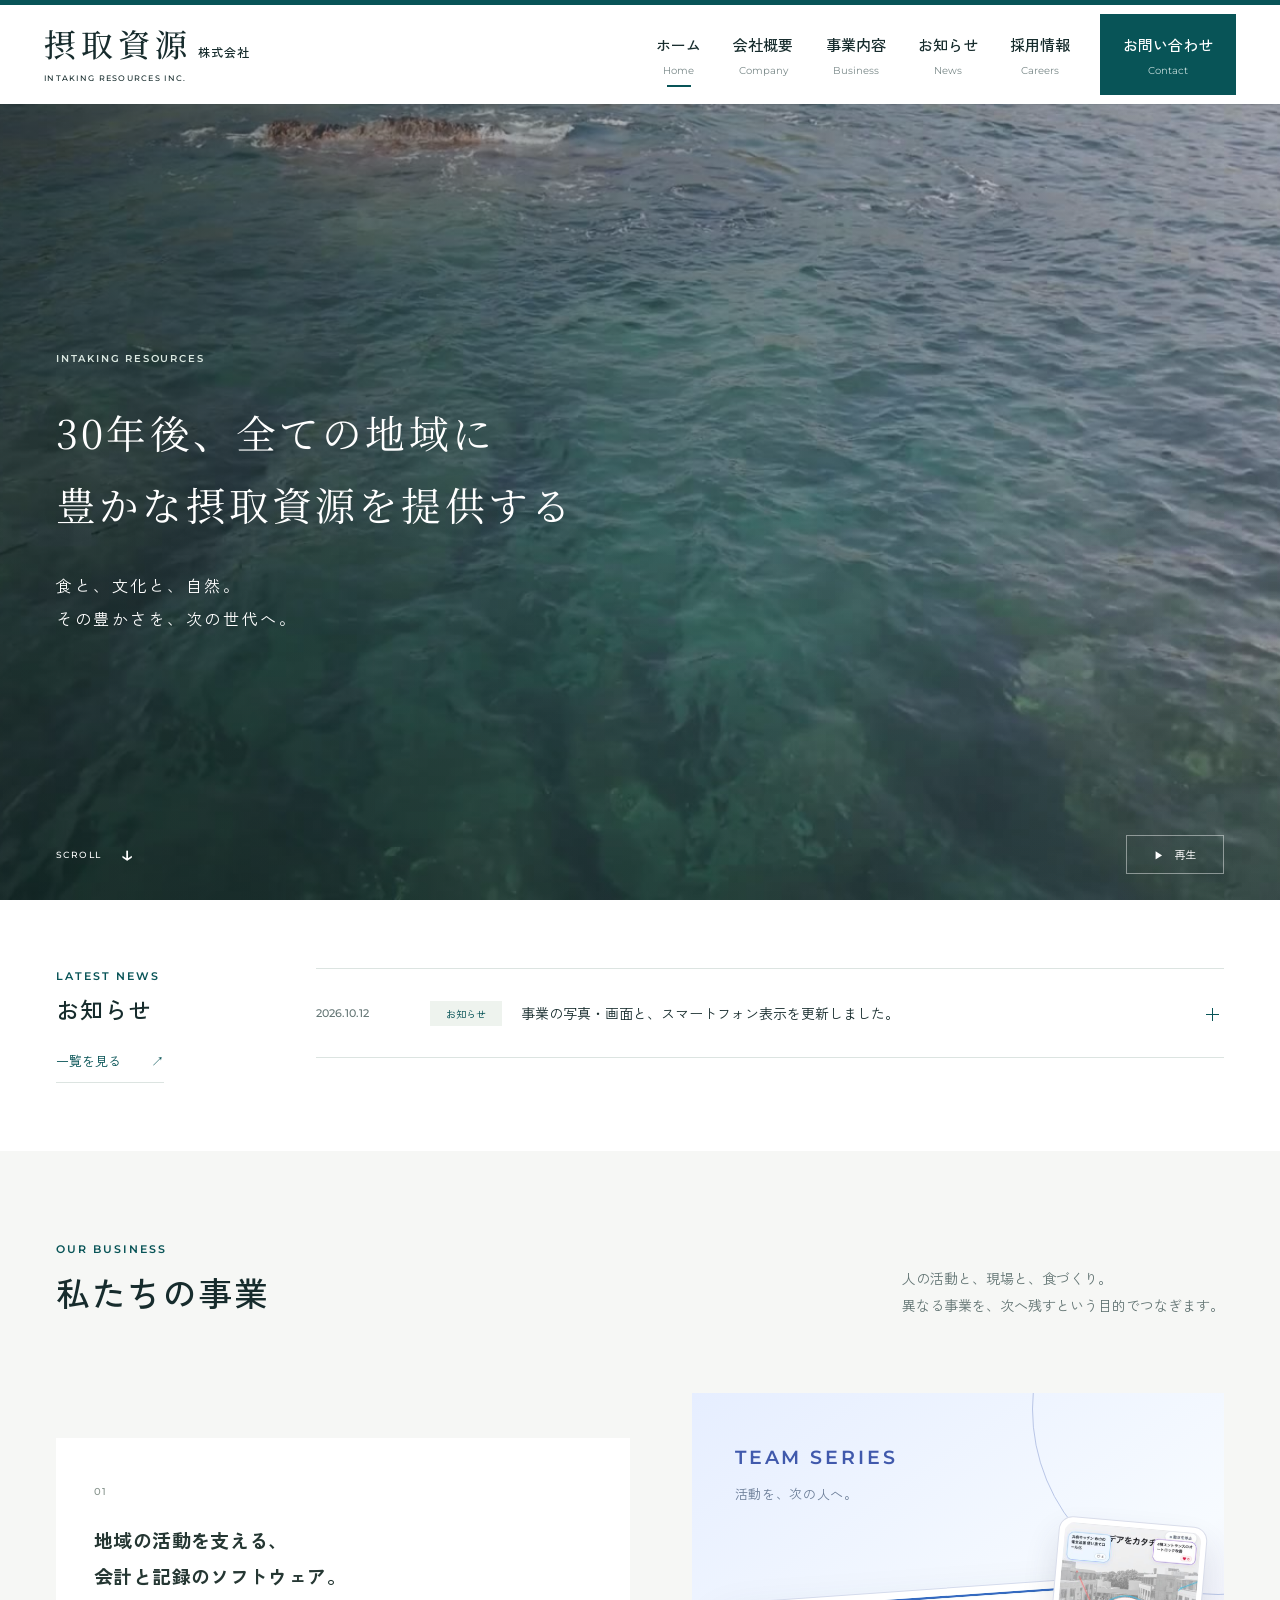
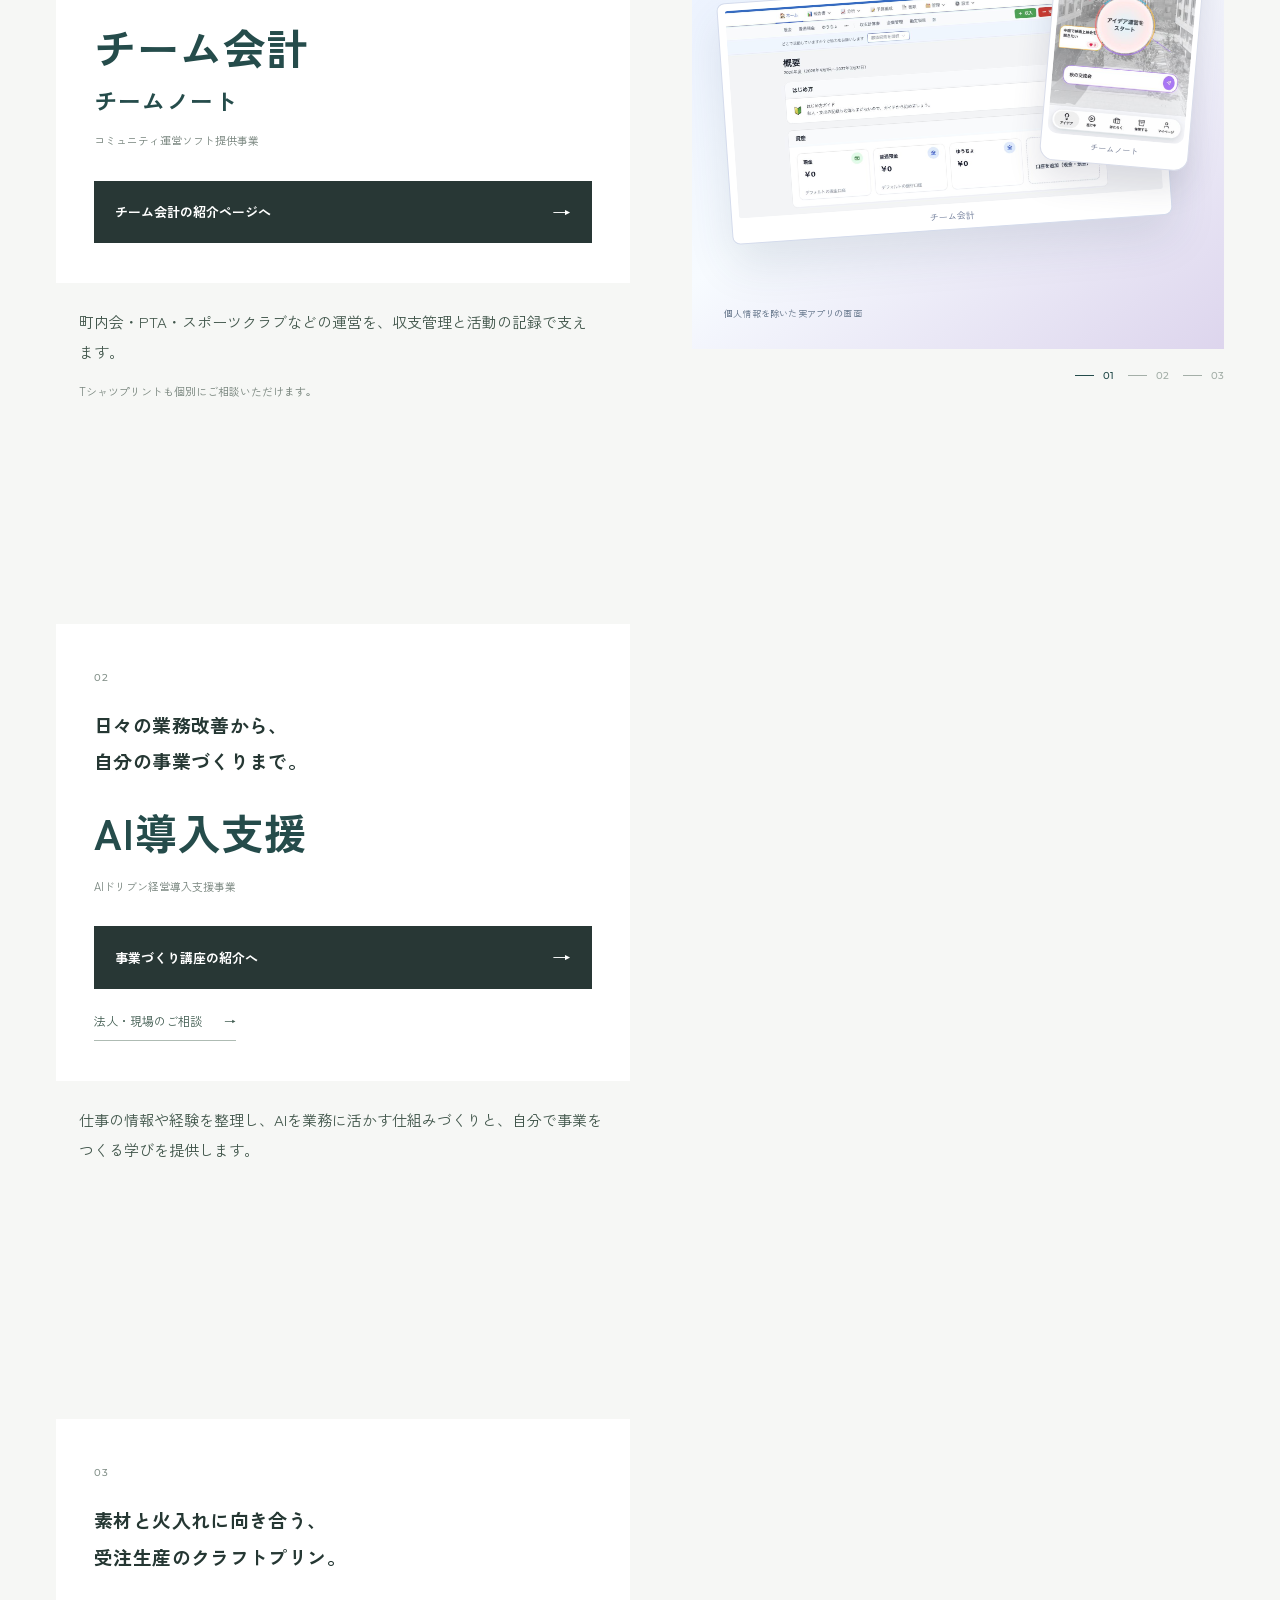
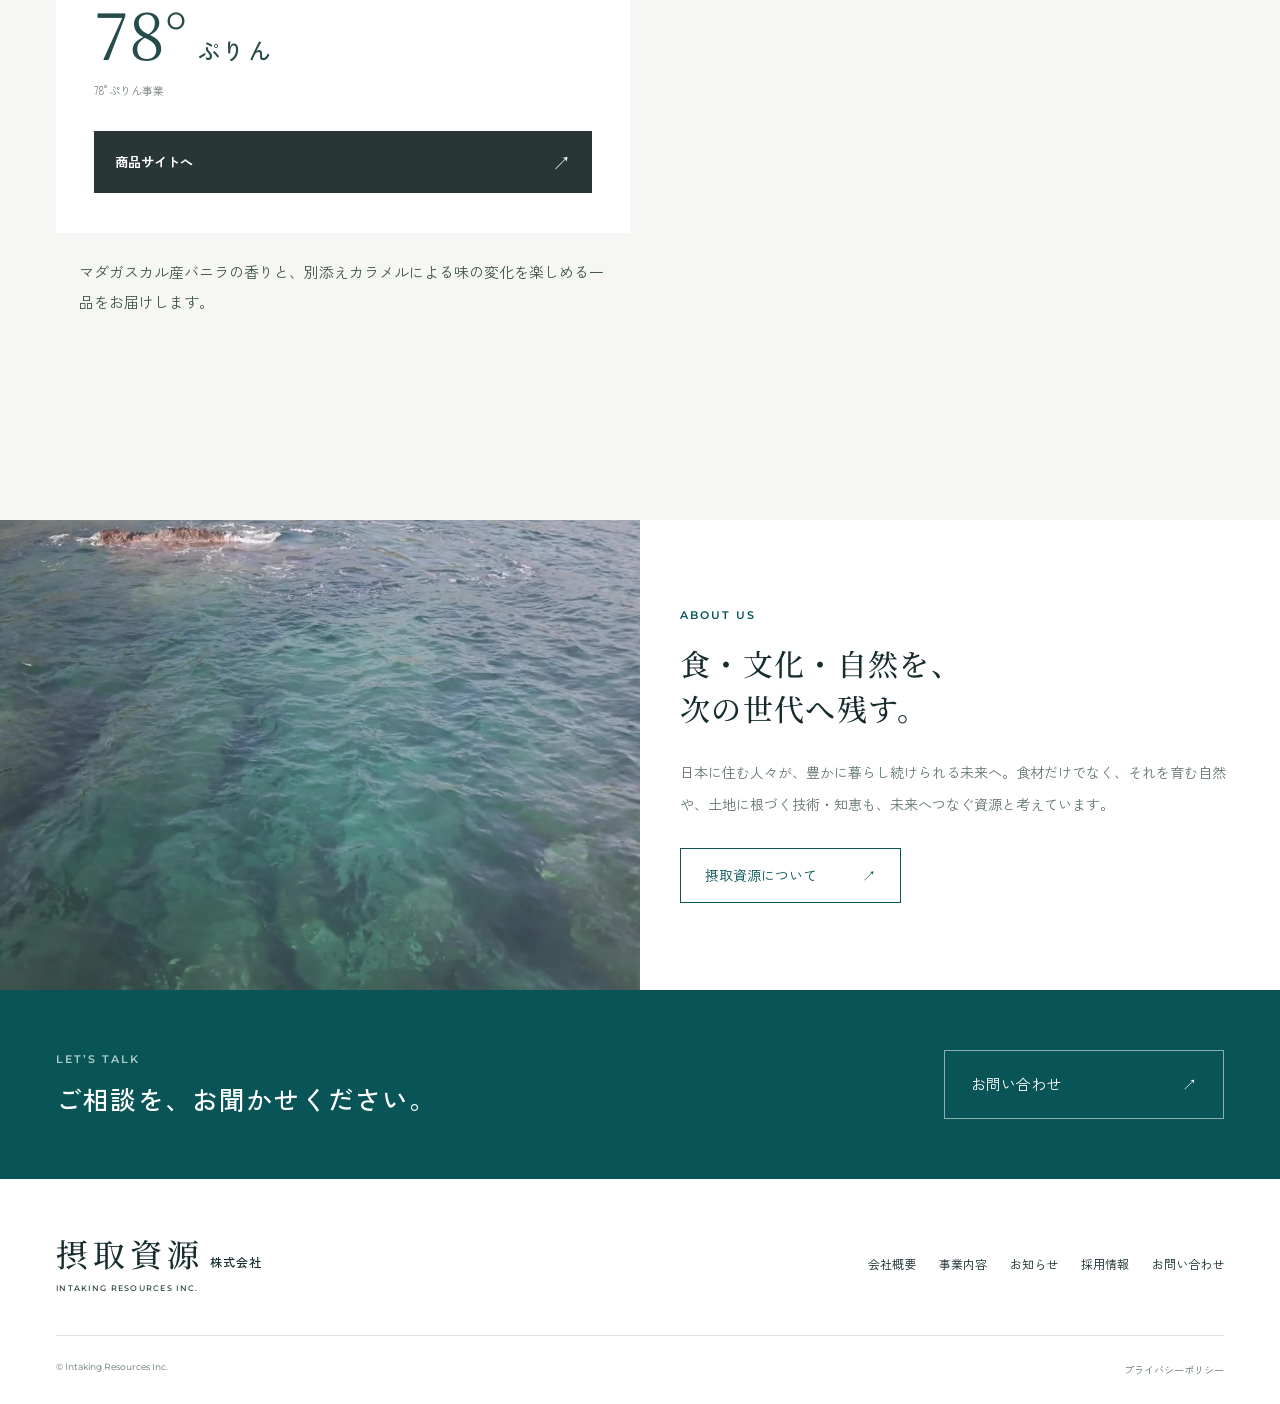
<file: index.html>
<!doctype html>
<html lang="ja"><head><meta charset="utf-8"><meta name="viewport" content="width=device-width,initial-scale=1">
<title>摂取資源株式会社 | Intaking Resources Inc.</title>
<meta name="description" content="食・文化・自然を、次の世代へ。摂取資源株式会社は、人の活動と現場の仕事、食づくりを支え、日本に住む人々が豊かに暮らし続けられる未来を目指します。">
<link rel="canonical" href="https://intakingresources.com/">
<meta property="og:title" content="摂取資源株式会社"><meta property="og:description" content="30年後、全ての地域に豊かな摂取資源を提供する。"><meta property="og:type" content="website"><meta property="og:url" content="https://intakingresources.com/"><meta property="og:image" content="https://intakingresources.com/assets/hero-resources-poster-v7.jpg">
<link rel="icon" href="data:image/svg+xml,%3Csvg xmlns='http://www.w3.org/2000/svg' viewBox='0 0 64 64'%3E%3Crect width='64' height='64' rx='8' fill='%23085457'/%3E%3Ctext x='32' y='45' text-anchor='middle' fill='white' font-size='40'%3E摂%3C/text%3E%3C/svg%3E">
<link rel="preconnect" href="https://fonts.googleapis.com"><link rel="preconnect" href="https://fonts.gstatic.com" crossorigin><link href="https://fonts.googleapis.com/css2?family=Montserrat:wght@400;500;600;700&family=Noto+Serif+JP:wght@400;500&family=Zen+Kaku+Gothic+New:wght@400;500;700&display=swap" rel="stylesheet">
<script>document.documentElement.classList.add('js')</script><link rel="stylesheet" href="styles.css?v=20261017-19"><link rel="stylesheet" href="course-guide.css?v=20261017-14"><link rel="stylesheet" href="team-kaikei.css?v=20261017-17"><script src="app.js?v=20261015-13" defer></script></head><body>
<a class="skip-link" href="#main">本文へ移動</a><header class="site-header"><div class="header-inner"><a class="brand" href="#view-top" data-view="top" aria-label="摂取資源株式会社 ホーム"><span class="brand-ja">摂取資源<span>株式会社</span></span><span class="brand-en">INTAKING RESOURCES INC.</span></a><nav class="desktop-nav" aria-label="メインメニュー"><a href="#view-top" data-view="top" class="nav-link"><span>ホーム</span><small>Home</small></a><a href="#view-about" data-view="about" class="nav-link"><span>会社概要</span><small>Company</small></a><a href="#view-services" data-view="services" class="nav-link"><span>事業内容</span><small>Business</small></a><a href="#view-news" data-view="news" class="nav-link"><span>お知らせ</span><small>News</small></a><a href="#view-careers" data-view="careers" class="nav-link"><span>採用情報</span><small>Careers</small></a><a href="#view-contact" data-view="contact" class="nav-link nav-contact"><span>お問い合わせ</span><small>Contact</small></a></nav><button id="menu-button" class="menu-button" aria-expanded="false" aria-controls="mobile-nav" aria-label="メニューを開く"><span></span><span></span><small>MENU</small></button></div><nav id="mobile-nav" class="mobile-nav" aria-label="スマートフォンメニュー" hidden><a href="#view-top" data-view="top" class="nav-link"><span>ホーム</span><small>Home</small></a><a href="#view-about" data-view="about" class="nav-link"><span>会社概要</span><small>Company</small></a><a href="#view-services" data-view="services" class="nav-link"><span>事業内容</span><small>Business</small></a><a href="#view-news" data-view="news" class="nav-link"><span>お知らせ</span><small>News</small></a><a href="#view-careers" data-view="careers" class="nav-link"><span>採用情報</span><small>Careers</small></a><a href="#view-contact" data-view="contact" class="nav-link nav-contact"><span>お問い合わせ</span><small>Contact</small></a></nav></header>
<main id="main" tabindex="-1">
<section id="view-top" class="page-view active" aria-label="ホーム">
<div class="hero"><div class="hero-media"><video id="hero-video" muted playsinline loop preload="none" poster="assets/hero-resources-poster-v7.jpg" aria-label="海岸・緑地・渓流を空から捉えた映像" data-src="assets/hero-resources-v7.mp4"></video></div><div class="hero-shade"></div><div class="hero-content"><p class="eyebrow">INTAKING RESOURCES</p><h1><span>30年後、全ての地域に</span><span>豊かな摂取資源を提供する</span></h1><p class="hero-caption">食と、文化と、自然。<br>その豊かさを、次の世代へ。</p></div><div class="hero-bottom"><a href="#home-news" class="scroll-link">SCROLL <span aria-hidden="true">↓</span></a><button id="video-toggle" class="video-toggle" aria-label="映像を再生" disabled><span aria-hidden="true">▶</span> <span id="video-label">読み込み中</span></button></div></div>

<div id="home-news" class="home-news wrap"><div class="section-label"><span class="eyebrow">LATEST NEWS</span><h2>お知らせ</h2><a class="text-link" href="#view-news" data-view="news">一覧を見る <span aria-hidden="true">↗</span></a></div><div class="news-feed"><details class="news-entry"><summary><time datetime="2026-10-12">2026.10.12</time><span class="news-category">お知らせ</span><span class="news-headline">事業の写真・画面と、スマートフォン表示を更新しました。</span><span class="news-arrow" aria-hidden="true">＋</span></summary><p>コーポレートサイトに事業の写真や画面を追加し、スマートフォンでの表示を改善しました。</p></details></div></div>
<section class="home-business business-overview section-space"><div class="wrap"><div class="section-heading"><div><span class="eyebrow">OUR BUSINESS</span><h2>私たちの事業</h2></div><p>人の活動と、現場と、食づくり。<br>異なる事業を、次へ残すという目的でつなぎます。</p></div><div class="business-showcase minimal-showcase" data-showcase><div class="showcase-layout"><div class="showcase-stories"><article id="home-biz-community" class="showcase-story" data-scene="community"><div class="showcase-mobile-visual" aria-hidden="true"><div class="scene-community"><span class="scene-wordmark">TEAM SERIES<span>活動を、次の人へ。</span></span><div class="scene-desktop"><img src="assets/teamkaikei-home-v12.jpg" alt="" width="1470" height="719" loading="lazy"><span>チーム会計</span></div><div class="scene-phone"><img src="assets/teamnote-idea-v12.jpg" alt="" width="430" height="666" loading="lazy"><span>チームノート</span></div><span class="scene-footnote">個人情報を除いた実アプリの画面</span></div></div><div class="showcase-copy"><div class="minimal-service-panel"><span class="minimal-index">01</span><p class="minimal-audience">地域の活動を支える、<br>会計と記録のソフトウェア。</p><h3 class="minimal-name"><span >チーム会計</span><span class="minimal-note-name" >チームノート</span></h3><span class="minimal-business-type">コミュニティ運営ソフト提供事業</span><a class="minimal-button" href="team-kaikei.html">チーム会計の紹介ページへ <span aria-hidden="true">→</span></a></div><div class="minimal-description"><p>町内会・PTA・スポーツクラブなどの運営を、収支管理と活動の記録で支えます。</p><p class="minimal-print" >Tシャツプリントも個別にご相談いただけます。</p></div></div></article><article id="home-biz-ai" class="showcase-story" data-scene="ai"><div class="showcase-mobile-visual" aria-hidden="true"><div class="scene-ai-photo"><img src="assets/ai-support-photo-v19.png" alt="パソコンと電話を使って仕事を進める人物のイメージ写真" width="640" height="427" loading="lazy"><span>イメージ写真</span></div></div><div class="showcase-copy"><div class="minimal-service-panel"><span class="minimal-index">02</span><p class="minimal-audience">日々の業務改善から、<br>自分の事業づくりまで。</p><h3 class="minimal-name">AI導入支援</h3><span class="minimal-business-type">AIドリブン経営導入支援事業</span><div class="minimal-actions"><a class="minimal-button" href="jigyo-zukuri.html">事業づくり講座の紹介へ <span aria-hidden="true">→</span></a><a class="minimal-sub-link" href="#view-contact#for-ai" data-view="contact">法人・現場のご相談 <span aria-hidden="true">→</span></a></div></div><div class="minimal-description"><p>仕事の情報や経験を整理し、AIを業務に活かす仕組みづくりと、自分で事業をつくる学びを提供します。</p></div></div></article><article id="home-biz-pudding" class="showcase-story" data-scene="pudding"><div class="showcase-mobile-visual" aria-hidden="true"><div class="scene-pudding"><img src="assets/pudding-photo-20261114.webp" alt="白い皿に盛り付けたカラメルソースのプリン" loading="lazy"><span class="pudding-wordmark">78°<small>ぷりん</small></span></div></div><div class="showcase-copy"><div class="minimal-service-panel"><span class="minimal-index">03</span><p class="minimal-audience">素材と火入れに向き合う、<br>受注生産のクラフトプリン。</p><h3 class="minimal-name minimal-pudding-name">78°<span>ぷりん</span></h3><span class="minimal-business-type">78°ぷりん事業</span><a class="minimal-button" href="https://pudding-sesshu-shigen.web.app/?v=78pudding_v15" target="_blank" rel="noopener">商品サイトへ <span aria-hidden="true">↗</span></a></div><div class="minimal-description"><p>マダガスカル産バニラの香りと、別添えカラメルによる味の変化を楽しめる一品をお届けします。</p></div></div></article></div><aside class="showcase-stage" aria-hidden="true"><div class="showcase-scene is-current" data-image="community"><div class="scene-community"><span class="scene-wordmark">TEAM SERIES<span>活動を、次の人へ。</span></span><div class="scene-desktop"><img src="assets/teamkaikei-home-v12.jpg" alt="" width="1470" height="719" loading="lazy"><span>チーム会計</span></div><div class="scene-phone"><img src="assets/teamnote-idea-v12.jpg" alt="" width="430" height="666" loading="lazy"><span>チームノート</span></div><span class="scene-footnote">個人情報を除いた実アプリの画面</span></div></div><div class="showcase-scene " data-image="ai"><div class="scene-ai-photo"><img src="assets/ai-support-photo-v19.png" alt="パソコンと電話を使って仕事を進める人物のイメージ写真" width="640" height="427" loading="lazy"><span>イメージ写真</span></div></div><div class="showcase-scene " data-image="pudding"><div class="scene-pudding"><img src="assets/pudding-photo-20261114.webp" alt="白い皿に盛り付けたカラメルソースのプリン" loading="lazy"><span class="pudding-wordmark">78°<small>ぷりん</small></span></div></div><div class="showcase-progress"><span data-progress="community" class="is-current">01</span><span data-progress="ai">02</span><span data-progress="pudding">03</span></div></aside></div></div></div></section>
<section class="company-feature"><div class="company-landscape" role="img" aria-label="空から見た資源の風景"></div><div class="company-feature-text"><span class="eyebrow">ABOUT US</span><h2>食・文化・自然を、<br>次の世代へ残す。</h2><p>日本に住む人々が、豊かに暮らし続けられる未来へ。食材だけでなく、それを育む自然や、土地に根づく技術・知恵も、未来へつなぐ資源と考えています。</p><a class="outline-link" href="#view-about" data-view="about">摂取資源について <span aria-hidden="true">↗</span></a></div></section>
</section>
<section id="view-about" class="page-view"><div class="page-title wrap"><span class="eyebrow">COMPANY</span><h1>私たちについて</h1></div><div class="wrap page-content">
<div class="mission"><span class="eyebrow">OUR MISSION</span><h2>30年後、全ての地域に豊かな摂取資源を提供する</h2><p>日本に住む人々が、豊かに暮らし続けられる未来へ。<br>私たちは、食・文化・自然を次の世代へ残すことを目指します。</p></div>
<section class="purpose-section" aria-labelledby="purpose-heading"><div class="purpose-heading"><span class="eyebrow">WHAT WE CARE ABOUT</span><h2 id="purpose-heading">食べる喜びを、その背景ごと。</h2><p>一皿の食には、土地の自然と、人が受け継いだ知恵があります。<br>このつながりを大切にしながら、三つの課題に向き合います。</p></div>
<div class="purpose-pillars">
<article class="purpose-pillar"><span class="pillar-index">01 / FOOD</span><h3>食</h3><p class="pillar-value">つくる人と、食べる喜びを。</p><p>担い手が減っても、食をつくる技術や知恵が途切れないように。現場を支える仕組みと、食の価値が伝わるものづくりを考えます。</p></article>
<article class="purpose-pillar"><span class="pillar-index">02 / CULTURE</span><h3>文化</h3><p class="pillar-value">土地の知恵を、次の担い手へ。</p><p>風習や家族の習慣、食材の扱い方。日常に埋もれがちな食文化の背景を記録し、その保全と普及に貢献していきます。</p></article>
<article class="purpose-pillar"><span class="pillar-index">03 / NATURE</span><h3>自然</h3><p class="pillar-value">残すことが、未来の資産に。</p><p>土壌、水、海、森は、食も文化も支える土台。一度損なうと取り戻すのが難しい自然と、どう関わり続けるかを考えます。</p></article>
</div></section>
<section class="knowledge-feature" aria-labelledby="knowledge-heading"><div><span class="eyebrow">CONNECTING KNOWLEDGE</span><h2 id="knowledge-heading">関係をひもとき、<br>知恵を残す。</h2></div><div><p>どこで育ち、誰の技術でつくられ、どんな文化につながるのか。現場で出会う資源・人・技術・自然の関係を整理し、次の担い手が使える知識にしていきます。</p><p>私たちは、この知識の体系づくりを「オントロジー」と呼んでいます。食・文化・自然を一緒に捉え、次の課題解決へつなげる挑戦です。日々の業務や活動の記録を、企画書・報告・業務の手順へ使える形にしていきます。</p></div></section>
<section class="purpose-businesses" aria-labelledby="purpose-business-heading"><div class="purpose-heading"><span class="eyebrow">FROM PURPOSE TO PRACTICE</span><h2 id="purpose-business-heading">人の活動と、現場と、食づくりから。</h2><p>豊かさを支えるのは、人が活動を続けられること。<br>ソフトウェア、現場の仕組みづくり、食品開発。異なる実践を、未来へ残すという目的でつないでいます。</p></div><div class="purpose-business-links">
<a href="#view-services#biz-community" data-view="services" data-business="community"><span><strong>コミュニティ運営ソフト提供事業</strong><small>デジタル化で運営を支え、活動と文化を次へ。</small></span><span aria-hidden="true">↗</span></a>
<a href="#view-services#biz-ai" data-view="services" data-business="ai"><span><strong>AIドリブン経営導入支援事業</strong><small>データとAIを、現場の仕事や判断に使える形へ。</small></span><span aria-hidden="true">↗</span></a>
<a href="#view-services#biz-pudding" data-view="services" data-business="pudding"><span><strong>78°ぷりん事業</strong><small>食材と技術に向き合い、食べる喜びを届ける。</small></span><span aria-hidden="true">↗</span></a>
</div></section>
<details class="founder-story"><summary><span><span class="eyebrow">FOUNDER’S STORY</span><strong>自然は、残すことが資産になる。</strong></span><span class="story-toggle" aria-hidden="true">＋</span></summary><div><p>屋久島で美しい水場を見つけ、飲もうとしたときのことです。上流では農薬を使った農業をしているため、飲まない方がいいと聞きました。目に映る美しさだけでは、自然の状態は分からない。そのことが、私には大きな衝撃でした。</p><p>食をつくる営みと、水や土壌はつながっています。食・文化・自然を別々に考えず、その関係ごと未来へ残したい。この思いが、私たちの出発点です。</p><p class="signature">代表取締役　岡本 直樹</p></div></details>
<div id="about-profile" class="company-profile"><h2>会社概要</h2><dl><div><dt>会社名</dt><dd>摂取資源株式会社<br><span lang="en">Intaking Resources Inc.</span></dd></div><div><dt>代表者</dt><dd>代表取締役 岡本 直樹</dd></div><div><dt>所在地</dt><dd>〒220-0023<br>神奈川県横浜市西区平沼1-40-1 嶋森ビル8階</dd></div><div><dt>事業内容</dt><dd>コミュニティ運営ソフト提供事業<br>AIドリブン経営導入支援事業<br>78°ぷりん事業</dd></div></dl></div></div></section>
<section id="view-services" class="page-view"><div class="page-title wrap"><span class="eyebrow">BUSINESS</span><h1>事業内容</h1><p>人の活動と、現場と、食づくりを支える。</p></div><div class="business-overview"><div class="wrap"><div class="business-showcase minimal-showcase" data-showcase><div class="showcase-layout"><div class="showcase-stories"><article id="biz-community" class="showcase-story" data-scene="community"><div class="showcase-mobile-visual" aria-hidden="true"><div class="scene-community"><span class="scene-wordmark">TEAM SERIES<span>活動を、次の人へ。</span></span><div class="scene-desktop"><img src="assets/teamkaikei-home-v12.jpg" alt="" width="1470" height="719" loading="lazy"><span>チーム会計</span></div><div class="scene-phone"><img src="assets/teamnote-idea-v12.jpg" alt="" width="430" height="666" loading="lazy"><span>チームノート</span></div><span class="scene-footnote">個人情報を除いた実アプリの画面</span></div></div><div class="showcase-copy"><div class="minimal-service-panel"><span class="minimal-index">01</span><p class="minimal-audience">地域の活動を支える、<br>会計と記録のソフトウェア。</p><h2 class="minimal-name"><span id=service-accounting>チーム会計</span><span class="minimal-note-name" id=service-note>チームノート</span></h2><span class="minimal-business-type">コミュニティ運営ソフト提供事業</span><a class="minimal-button" href="team-kaikei.html">チーム会計の紹介ページへ <span aria-hidden="true">→</span></a></div><div class="minimal-description"><p>町内会・PTA・スポーツクラブなどの運営を、収支管理と活動の記録で支えます。</p><p class="minimal-print" id="service-print">Tシャツプリントも個別にご相談いただけます。</p></div></div></article><article id="biz-ai" class="showcase-story" data-scene="ai"><div class="showcase-mobile-visual" aria-hidden="true"><div class="scene-ai-photo"><img src="assets/ai-support-photo-v19.png" alt="パソコンと電話を使って仕事を進める人物のイメージ写真" width="640" height="427" loading="lazy"><span>イメージ写真</span></div></div><div class="showcase-copy"><div class="minimal-service-panel"><span class="minimal-index">02</span><p class="minimal-audience">日々の業務改善から、<br>自分の事業づくりまで。</p><h2 class="minimal-name">AI導入支援</h2><span class="minimal-business-type">AIドリブン経営導入支援事業</span><div class="minimal-actions"><a class="minimal-button" href="jigyo-zukuri.html">事業づくり講座の紹介へ <span aria-hidden="true">→</span></a><a class="minimal-sub-link" href="#view-contact#for-ai" data-view="contact">法人・現場のご相談 <span aria-hidden="true">→</span></a></div></div><div class="minimal-description"><p>仕事の情報や経験を整理し、AIを業務に活かす仕組みづくりと、自分で事業をつくる学びを提供します。</p></div></div></article><article id="biz-pudding" class="showcase-story" data-scene="pudding"><div class="showcase-mobile-visual" aria-hidden="true"><div class="scene-pudding"><img src="assets/pudding-photo-20261114.webp" alt="白い皿に盛り付けたカラメルソースのプリン" loading="lazy"><span class="pudding-wordmark">78°<small>ぷりん</small></span></div></div><div class="showcase-copy"><div class="minimal-service-panel"><span class="minimal-index">03</span><p class="minimal-audience">素材と火入れに向き合う、<br>受注生産のクラフトプリン。</p><h2 class="minimal-name minimal-pudding-name">78°<span>ぷりん</span></h2><span class="minimal-business-type">78°ぷりん事業</span><a class="minimal-button" href="https://pudding-sesshu-shigen.web.app/?v=78pudding_v15" target="_blank" rel="noopener">商品サイトへ <span aria-hidden="true">↗</span></a></div><div class="minimal-description"><p>マダガスカル産バニラの香りと、別添えカラメルによる味の変化を楽しめる一品をお届けします。</p></div></div></article></div><aside class="showcase-stage" aria-hidden="true"><div class="showcase-scene is-current" data-image="community"><div class="scene-community"><span class="scene-wordmark">TEAM SERIES<span>活動を、次の人へ。</span></span><div class="scene-desktop"><img src="assets/teamkaikei-home-v12.jpg" alt="" width="1470" height="719" loading="lazy"><span>チーム会計</span></div><div class="scene-phone"><img src="assets/teamnote-idea-v12.jpg" alt="" width="430" height="666" loading="lazy"><span>チームノート</span></div><span class="scene-footnote">個人情報を除いた実アプリの画面</span></div></div><div class="showcase-scene " data-image="ai"><div class="scene-ai-photo"><img src="assets/ai-support-photo-v19.png" alt="パソコンと電話を使って仕事を進める人物のイメージ写真" width="640" height="427" loading="lazy"><span>イメージ写真</span></div></div><div class="showcase-scene " data-image="pudding"><div class="scene-pudding"><img src="assets/pudding-photo-20261114.webp" alt="白い皿に盛り付けたカラメルソースのプリン" loading="lazy"><span class="pudding-wordmark">78°<small>ぷりん</small></span></div></div><div class="showcase-progress"><span data-progress="community" class="is-current">01</span><span data-progress="ai">02</span><span data-progress="pudding">03</span></div></aside></div></div></div></div></section>
<section id="view-news" class="page-view"><div class="page-title wrap"><span class="eyebrow">INFORMATION</span><h1>お知らせ・最新情報</h1></div><div class="wrap page-content"><div class="news-filters" aria-label="お知らせの絞り込み"><button data-filter="all" aria-pressed="true">すべて</button><button data-filter="info" aria-pressed="false">お知らせ</button><button data-filter="press" aria-pressed="false">プレスリリース</button></div><div id="news-results" aria-live="polite"><div data-news-type="info"><details class="news-entry"><summary><time datetime="2026-10-12">2026.10.12</time><span class="news-category">お知らせ</span><span class="news-headline">事業の写真・画面と、スマートフォン表示を更新しました。</span><span class="news-arrow" aria-hidden="true">＋</span></summary><p>コーポレートサイトに事業の写真や画面を追加し、スマートフォンでの表示を改善しました。</p></details></div><p id="news-empty" class="empty-state" hidden>現在、掲載しているプレスリリースはありません。</p></div></div></section>
<section id="view-careers" class="page-view"><div class="page-title wrap"><span class="eyebrow">CAREERS</span><h1>一緒に、形にする。</h1></div><div class="wrap page-content careers-content"><p class="intro">コミュニティの運営支援、AI導入支援、プリンづくり。<br>私たちの仕事に関心のある方からのご連絡をお待ちしています。</p><div class="career-lines"><div><span>01</span><h2>チームを支える</h2><p>アプリの運営・導入先へのサポート</p></div><div><span>02</span><h2>現場の仕組みをつくる</h2><p>業務フローの設計・AIの実装</p></div><div><span>03</span><h2>食をつくり、届ける</h2><p>プリンの製造・品質管理・販売</p></div></div><p>関わり方は、ご相談の内容に応じて個別にご案内します。</p><a class="solid-link" href="#view-contact" data-view="contact">採用について問い合わせる <span aria-hidden="true">↗</span></a></div></section>
<section id="view-contact" class="page-view"><div class="page-title wrap"><span class="eyebrow">CONTACT</span><h1>お問い合わせ</h1></div><div class="wrap page-content"><div class="contact-form-layout"><div class="contact-intro"><h2>ご相談を、<br>お聞かせください。</h2><p>事業のご相談、協業のご提案、採用についてなど、こちらのフォームからお送りください。</p><div class="contact-recipient"><span>宛先</span><strong>摂取資源株式会社<br>岡本 直樹</strong></div></div><div class="contact-form-area"><form id="contact-form" action="https://formsubmit.co/bb38c7edfd2f666e99dc5fc3deac4e98" method="POST"><div class="form-pair"><div class="form-field"><label for="contact-name">お名前 <span class="required-label">必須</span></label><input id="contact-name" name="name" type="text" required maxlength="100" autocomplete="name" placeholder="例：山田 太郎"></div><div class="form-field"><label for="contact-organization">会社・団体名 <span class="optional-label">任意</span></label><input id="contact-organization" name="organization" type="text" maxlength="120" autocomplete="organization" placeholder="例：株式会社〇〇"></div></div><div class="form-field"><label for="contact-email">返信用メールアドレス <span class="required-label">必須</span></label><input id="contact-email" name="email" type="email" required maxlength="254" autocomplete="email" placeholder="例：yamada@example.com"><small>ご回答の連絡先として使用します。</small></div><div class="form-field"><label for="contact-category">ご相談項目 <span class="required-label">必須</span></label><select id="contact-category" name="category" required><option value="">選択してください</option><option>コミュニティ運営ソフトについて</option><option>チーム会計について</option><option>チームノートについて</option><option>Tシャツプリントについて</option><option>AIドリブン経営導入支援事業</option><option>78°ぷりん事業</option><option>採用について</option><option>協業のご提案</option><option>その他</option></select></div><div class="form-field"><label for="contact-subject">件名 <span class="required-label">必須</span></label><input id="contact-subject" name="subject" type="text" required maxlength="120" placeholder="ご相談の概要をご記入ください"></div><div class="form-field"><label for="contact-message">お問い合わせ内容 <span class="required-label">必須</span></label><textarea id="contact-message" name="message" rows="7" required maxlength="5000" placeholder="ご相談の内容やご希望をご記入ください"></textarea></div><div class="form-honeypot" aria-hidden="true"><label for="contact-website">ウェブサイト</label><input id="contact-website" name="_honey" type="text" tabindex="-1" autocomplete="off"></div><input type="hidden" name="_subject" value="【摂取資源株式会社】公式サイトからのお問い合わせ"><input type="hidden" name="_template" value="table"><label class="form-consent"><input id="contact-consent" name="consent" type="checkbox" required value="同意する"><span><a href="#view-privacy" data-view="privacy">個人情報の取り扱い</a>に同意します。</span></label><p id="contact-status" class="form-status" role="status" aria-live="polite" hidden></p><button id="contact-submit" type="submit" class="solid-link form-submit">送信する <span aria-hidden="true">→</span></button></form><div id="contact-success" class="contact-success" role="status" tabindex="-1" hidden><span class="eyebrow">MESSAGE SENT</span><h2>お問い合わせを送信しました。</h2><p>内容を確認のうえ、ご入力のメールアドレスへご連絡します。</p><p id="contact-reference" class="contact-reference"></p><button id="contact-again" class="outline-link" type="button">別のお問い合わせを送る <span aria-hidden="true">→</span></button></div></div></div></div></section>
<section id="view-privacy" class="page-view"><div class="page-title wrap"><span class="eyebrow">PRIVACY POLICY</span><h1>個人情報の取り扱い</h1></div><div class="wrap page-content policy"><p>摂取資源株式会社（以下「当社」）は、お問い合わせに際して取得する個人情報を、次のとおり取り扱います。</p><h2>取得する情報と利用目的</h2><p>お名前、会社・団体名、返信用メールアドレス、ご相談項目、件名、お問い合わせ内容を、お問い合わせへの回答とその後のご連絡、事業・採用・協業のご相談への対応に利用します。</p><h2>フォームの送信処理</h2><p>フォームの入力内容は、メール配信サービス「FormSubmit」を通じて当社の担当者へ送信されます。送信内容は、お問い合わせへの対応のために利用します。</p><h2>第三者への提供</h2><p>法令に基づく場合を除き、ご本人の同意なく第三者に個人情報を提供しません。</p><h2>安全管理</h2><p>取得した個人情報は、漏えい、滅失、毀損が起きないよう、適切に管理します。</p><h2>開示・訂正・削除</h2><p>ご自身の個人情報の開示、訂正、削除をご希望の場合は、<a href="#view-contact" data-view="contact">お問い合わせ窓口</a>からご連絡ください。ご本人であることを確認したうえで対応します。</p><h2>改定</h2><p>本ポリシーは必要に応じて改定します。改定後は当サイトへの掲載時から適用します。</p><p>摂取資源株式会社　代表取締役 岡本 直樹<br>2026年10月15日 改定</p></div></section>
</main>
<div class="contact-band" id="contact-band"><div class="wrap"><div><span class="eyebrow">LET’S TALK</span><h2>ご相談を、お聞かせください。</h2></div><a href="#view-contact" data-view="contact">お問い合わせ <span aria-hidden="true">↗</span></a></div></div>
<footer class="site-footer wrap"><div class="footer-top"><a class="brand" href="#view-top" data-view="top"><span class="brand-ja">摂取資源<span>株式会社</span></span><span class="brand-en">INTAKING RESOURCES INC.</span></a><nav aria-label="フッターメニュー"><a href="#view-about" data-view="about">会社概要</a><a href="#view-services" data-view="services">事業内容</a><a href="#view-news" data-view="news">お知らせ</a><a href="#view-careers" data-view="careers">採用情報</a><a href="#view-contact" data-view="contact">お問い合わせ</a></nav></div><div class="footer-bottom"><small>© Intaking Resources Inc.</small><a href="#view-privacy" data-view="privacy">プライバシーポリシー</a></div></footer>
</body></html>
</file>
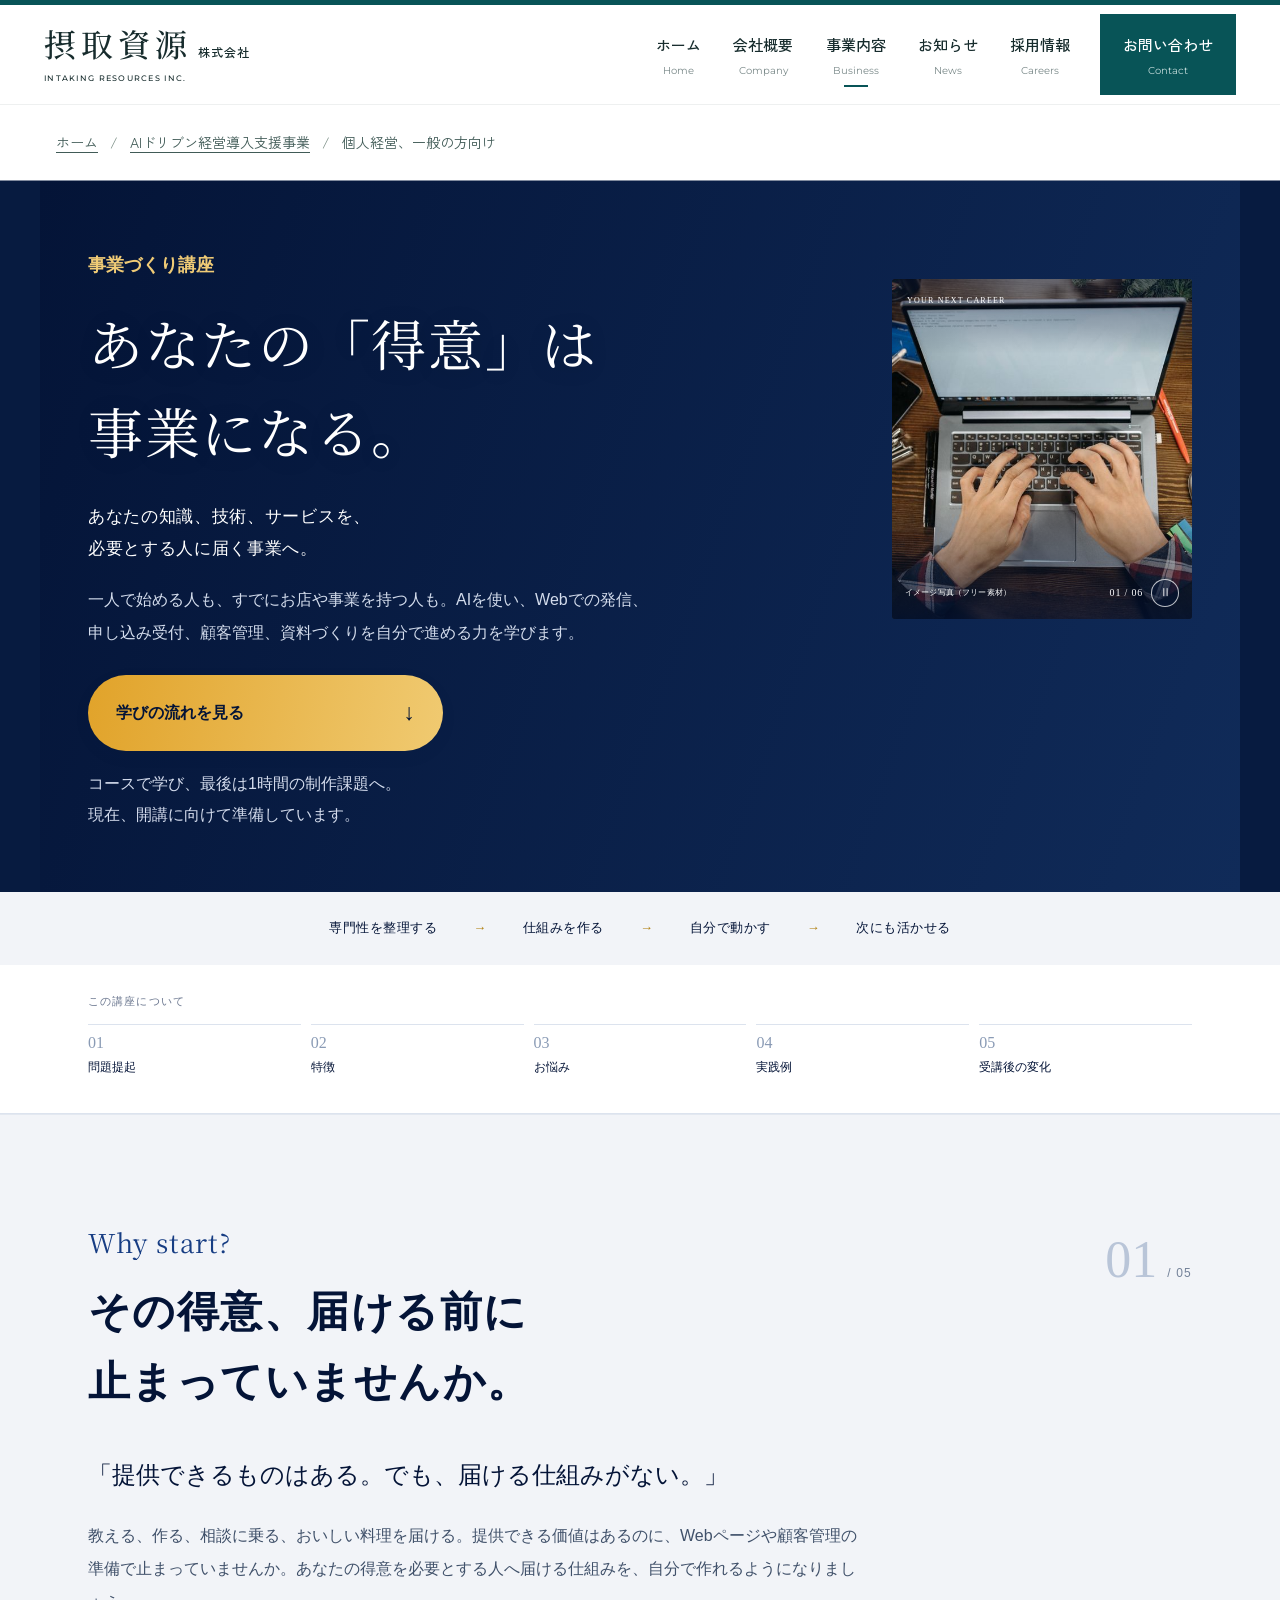
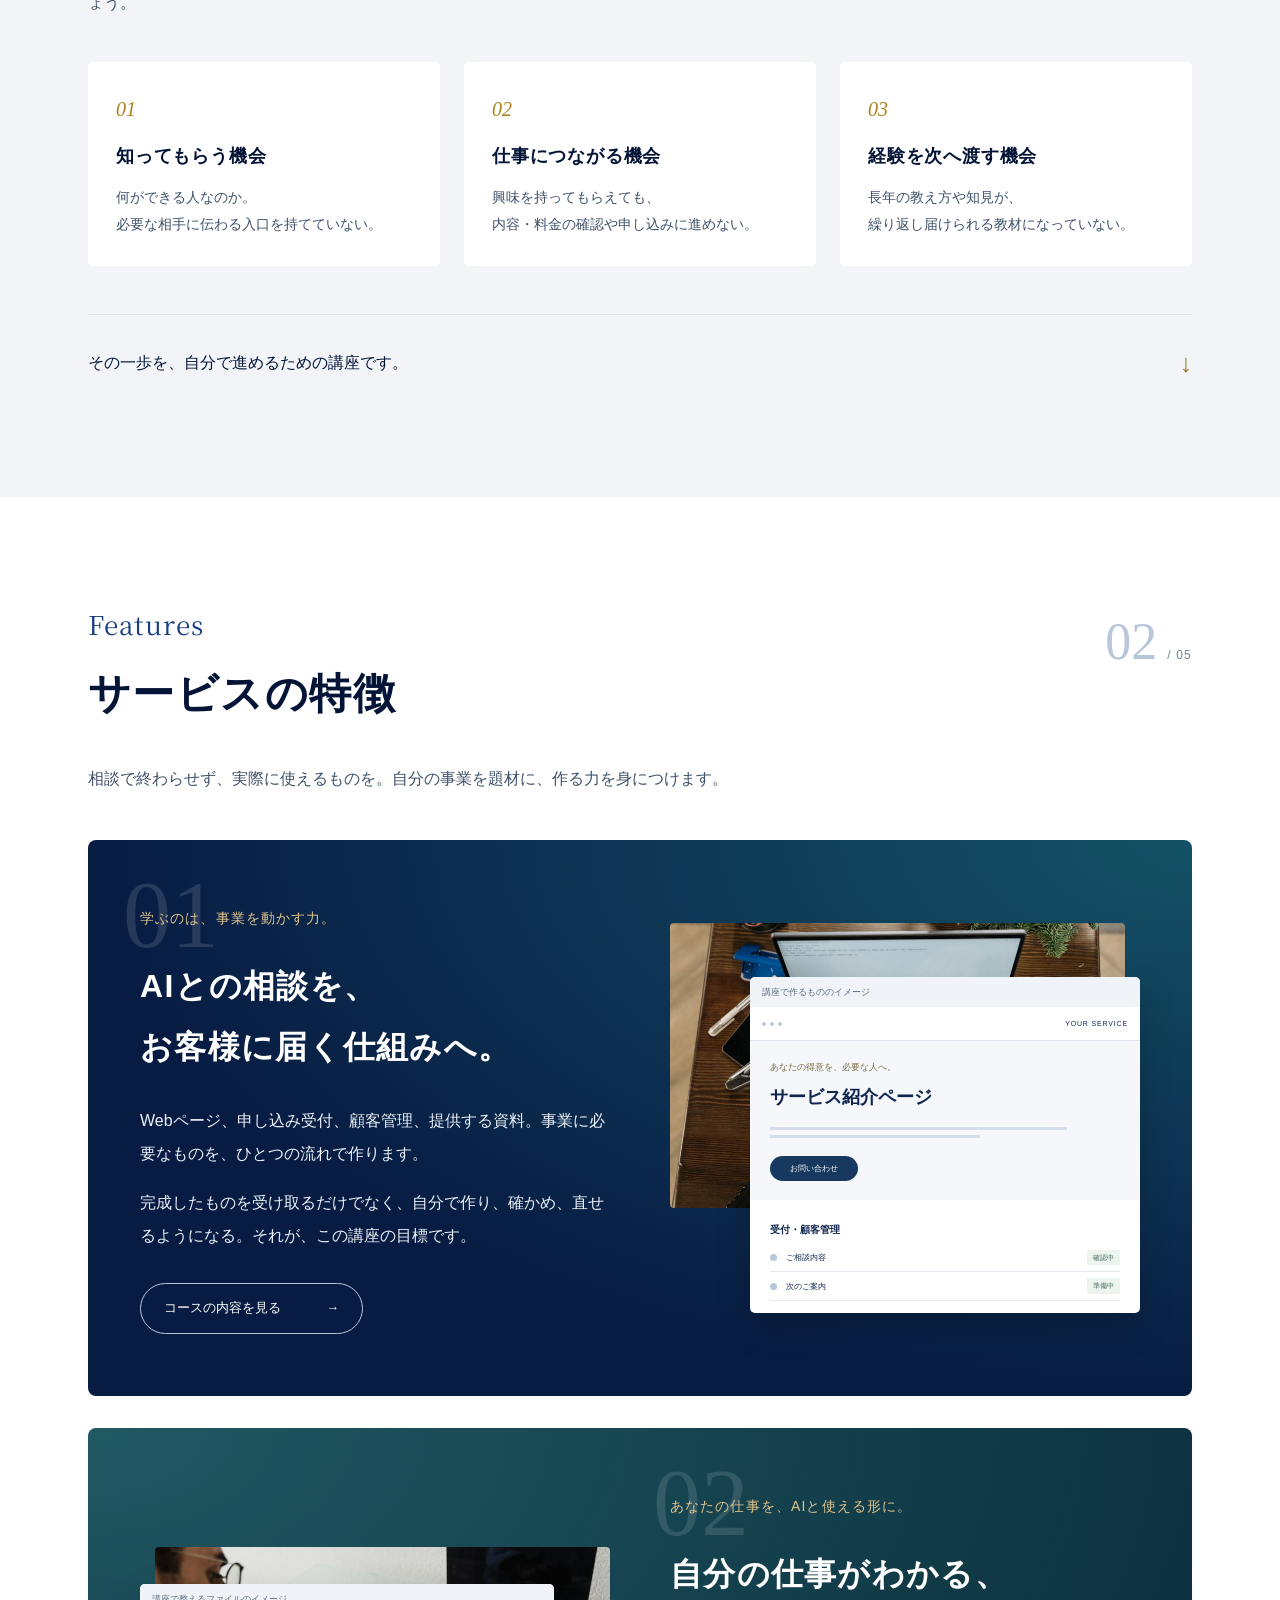
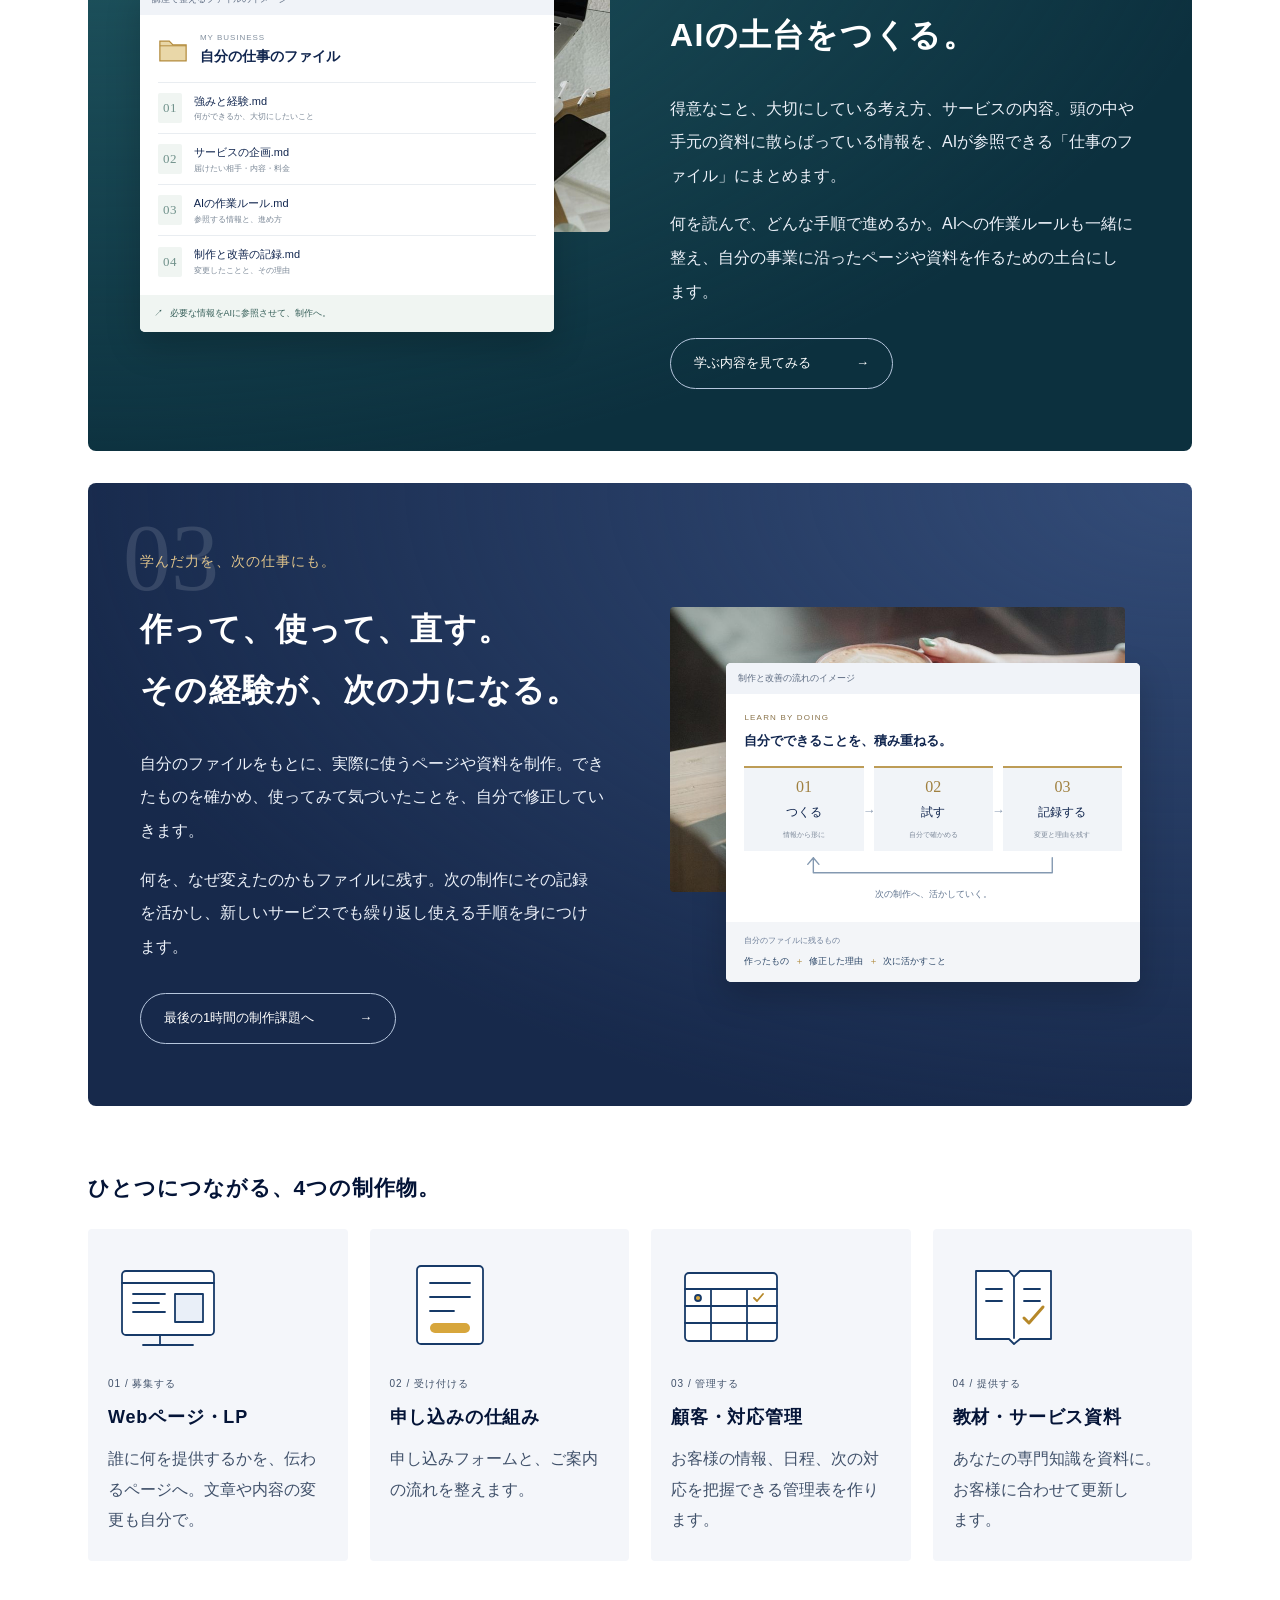
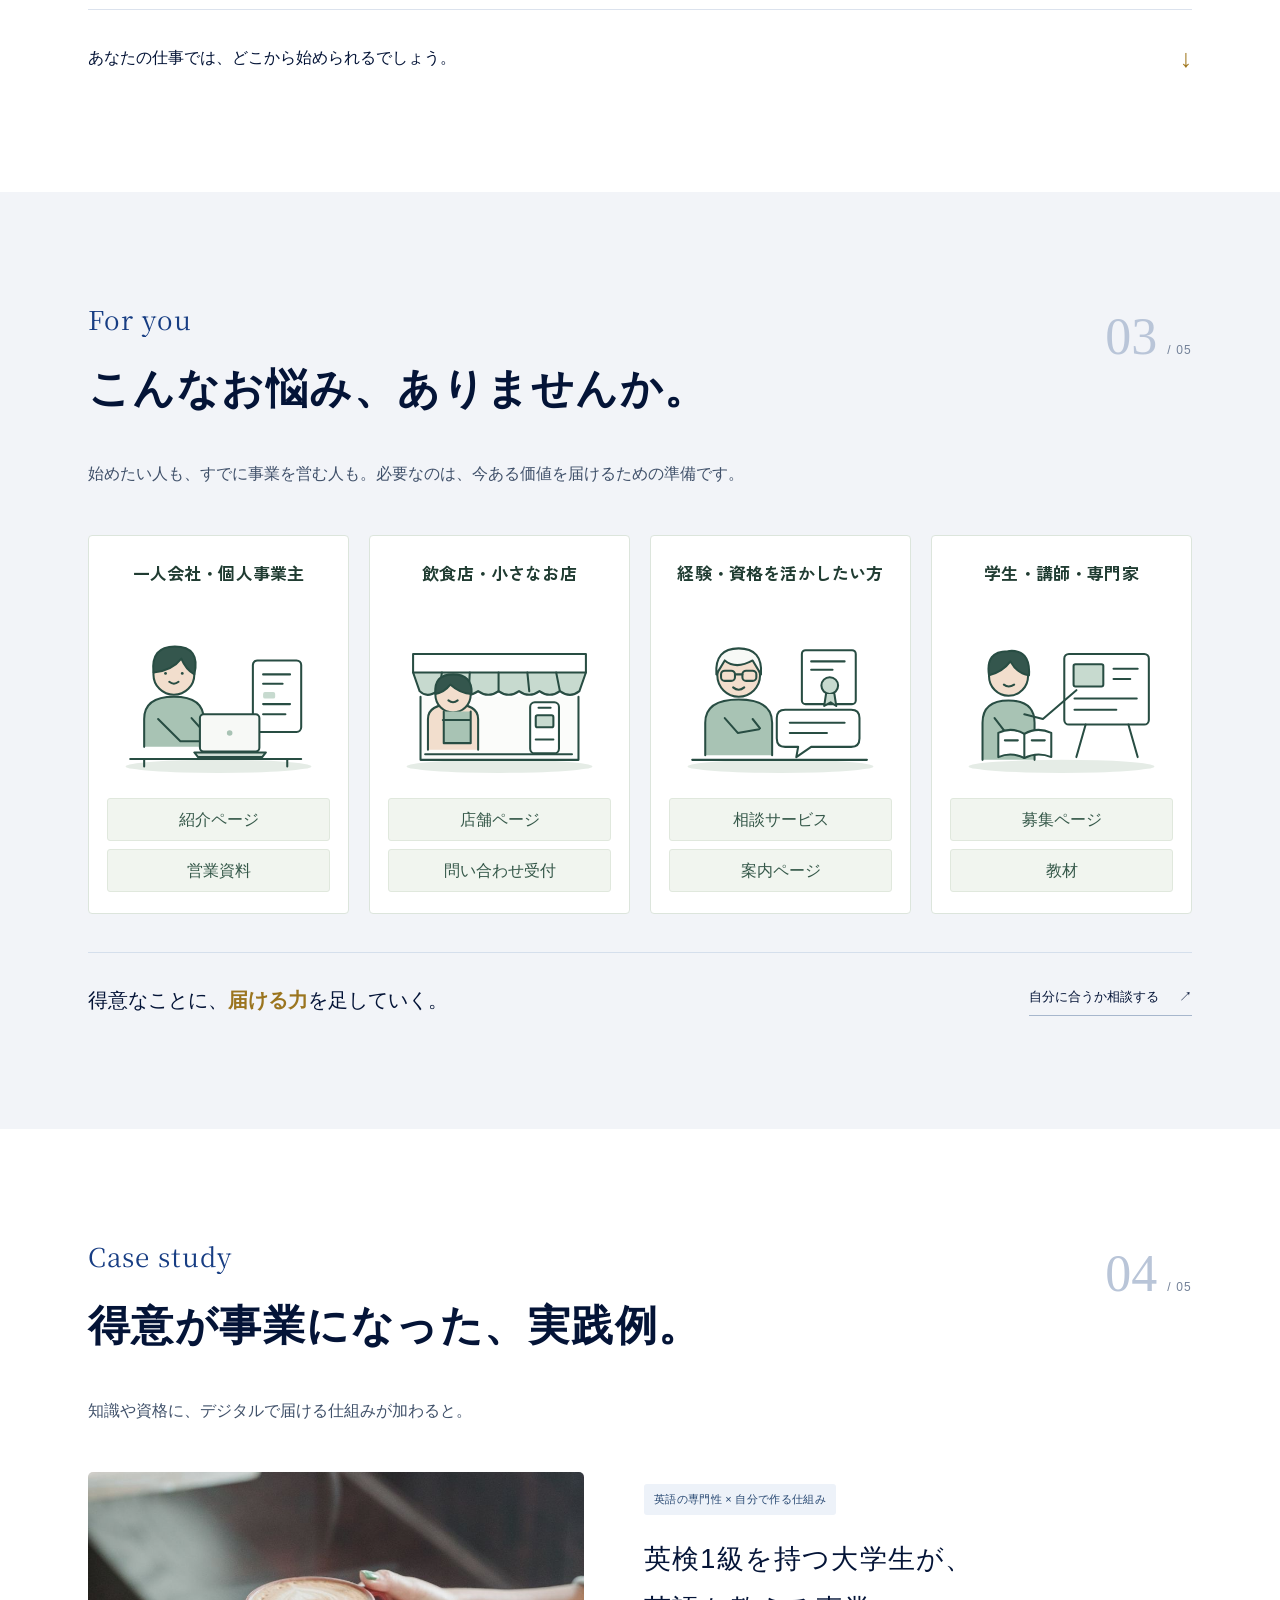
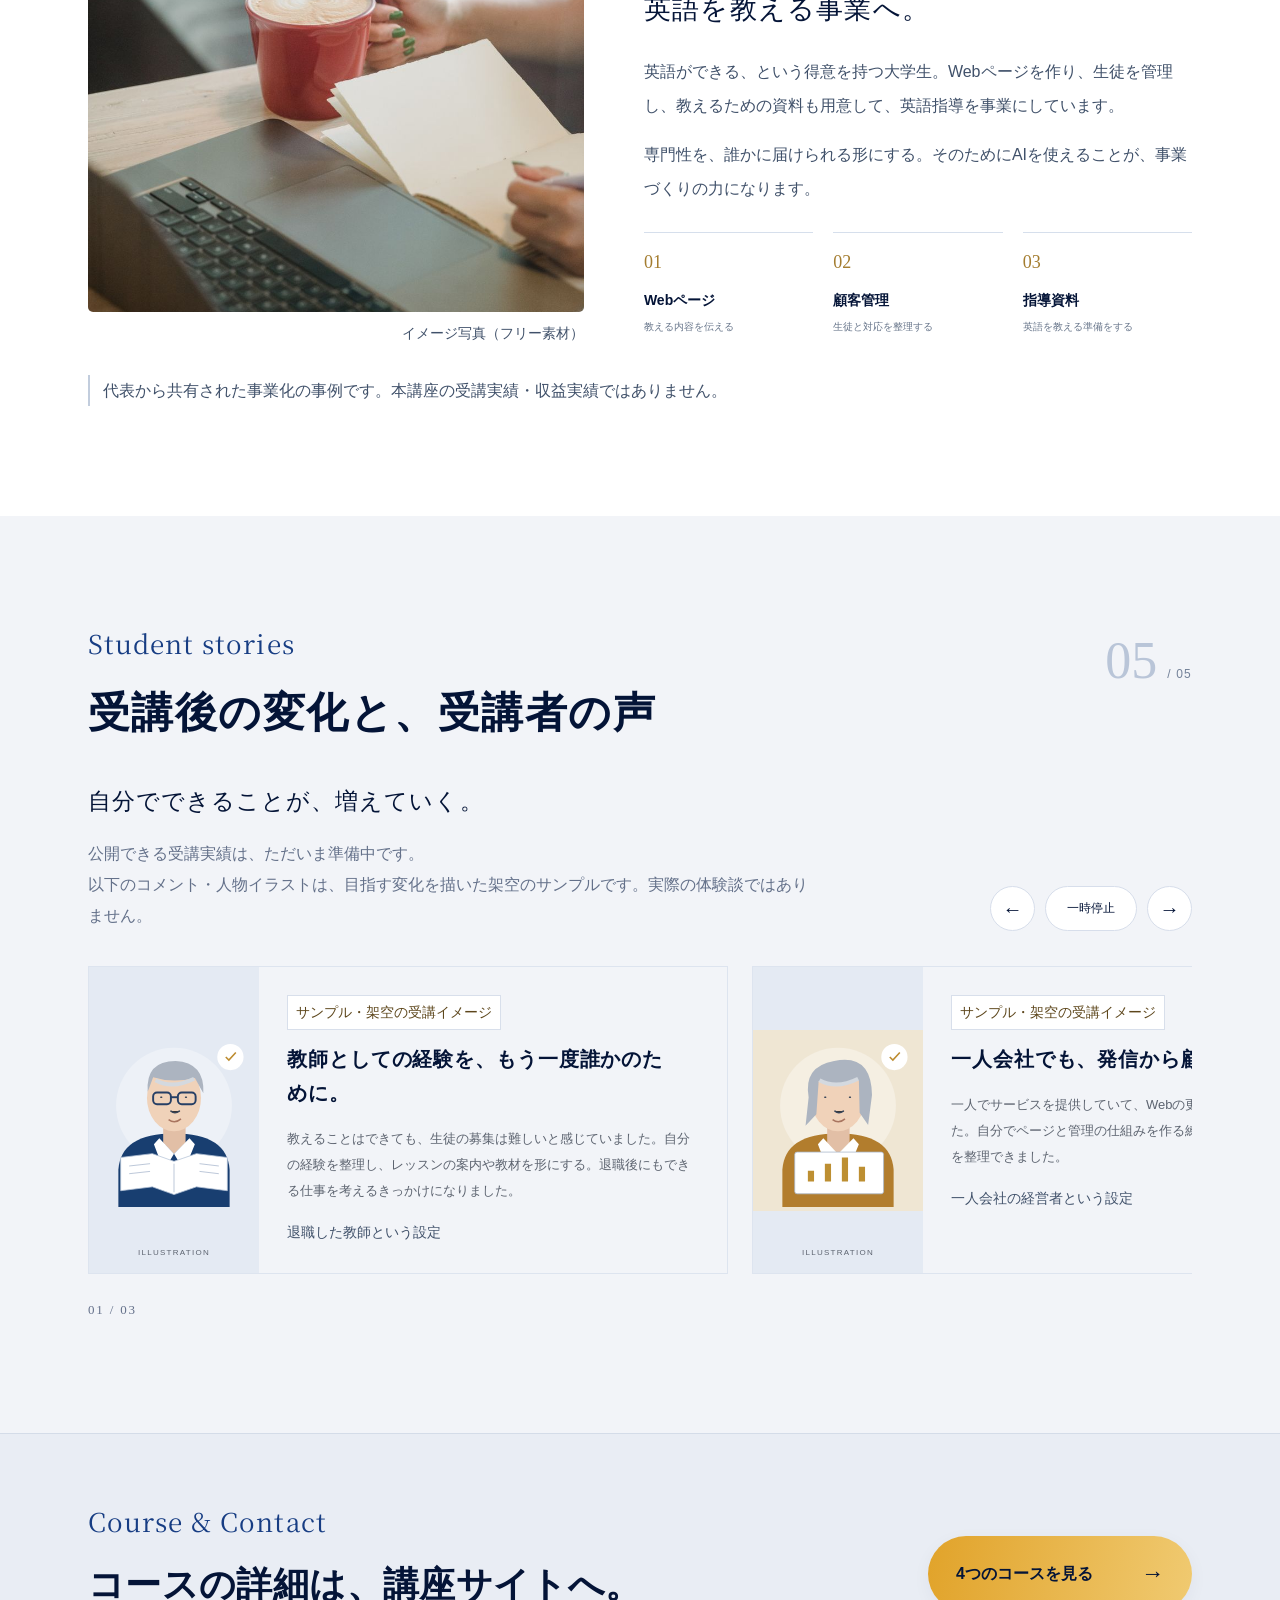
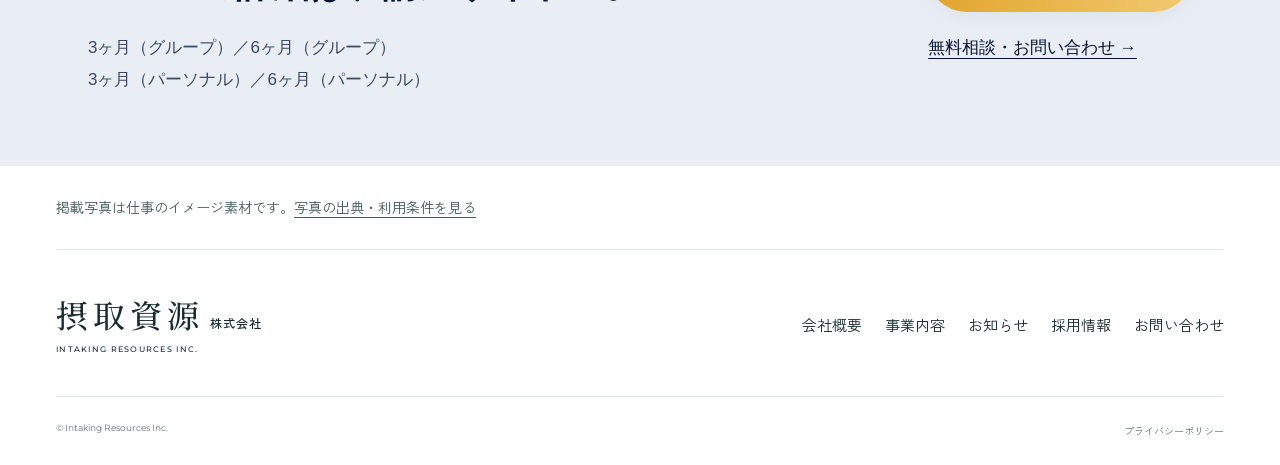
<file: jigyo-zukuri.html>
<!doctype html>
<html lang="ja"><head>
<meta charset="utf-8"><meta name="viewport" content="width=device-width,initial-scale=1">
<title>事業づくり講座｜個人経営、一般の方向け｜摂取資源株式会社</title>
<meta name="description" content="個人・小規模事業者向けの事業づくり講座。AIを使った紹介ページ・申込受付・顧客管理・資料の作成と更新を学びます。サービスの特徴、対象者、実践例をご案内します。">
<link rel="canonical" href="https://intakingresources.com/jigyo-zukuri.html">
<meta property="og:title" content="あなたの「得意」は事業になる。｜事業づくり講座">
<meta property="og:description" content="対象者と制作例、AIを使ったページ・受付・顧客管理・資料の制作、学習方法をご案内します。">
<meta property="og:type" content="website"><meta property="og:url" content="https://intakingresources.com/jigyo-zukuri.html"><meta property="og:image" content="https://intakingresources.com/assets/course-work.jpg">
<link rel="icon" href="data:image/svg+xml,%3Csvg xmlns='http://www.w3.org/2000/svg' viewBox='0 0 64 64'%3E%3Crect width='64' height='64' rx='8' fill='%23085457'/%3E%3Ctext x='32' y='45' text-anchor='middle' fill='white' font-size='40'%3E摂%3C/text%3E%3C/svg%3E">
<link rel="preconnect" href="https://fonts.googleapis.com"><link rel="preconnect" href="https://fonts.gstatic.com" crossorigin><link href="https://fonts.googleapis.com/css2?family=Montserrat:wght@400;500;600;700&family=Noto+Serif+JP:wght@400;500&family=Zen+Kaku+Gothic+New:wght@400;500;700&display=swap" rel="stylesheet">

<link rel="stylesheet" href="styles.css?v=20261015-13"><link rel="stylesheet" href="course-guide.css?v=20261018-20"><script src="course-guide.js?v=20261017-14" defer></script>
<link rel="stylesheet" href="course-intro.css?v=20261019-21"><script src="course-intro-voices.js?v=20261019-21" defer></script><script src="course-intro-hero.js?v=20261019-21" defer></script></head><body class="guide-page">
<a class="skip-link" href="#main">本文へ移動</a>
<header class="site-header"><div class="header-inner"><a class="brand" href="/#view-top" data-view="top" aria-label="摂取資源株式会社 ホーム"><span class="brand-ja">摂取資源<span>株式会社</span></span><span class="brand-en">INTAKING RESOURCES INC.</span></a><nav class="desktop-nav" aria-label="メインメニュー"><a href="/#view-top" data-view="top" class="nav-link"><span>ホーム</span><small>Home</small></a><a href="/#view-about" data-view="about" class="nav-link"><span>会社概要</span><small>Company</small></a><a href="/#view-services" data-view="services" class="nav-link" aria-current="page"><span>事業内容</span><small>Business</small></a><a href="/#view-news" data-view="news" class="nav-link"><span>お知らせ</span><small>News</small></a><a href="/#view-careers" data-view="careers" class="nav-link"><span>採用情報</span><small>Careers</small></a><a href="/#view-contact" data-view="contact" class="nav-link nav-contact"><span>お問い合わせ</span><small>Contact</small></a></nav><button id="menu-button" class="menu-button" aria-expanded="false" aria-controls="mobile-nav" aria-label="メニューを開く"><span></span><span></span><small>MENU</small></button></div><nav id="mobile-nav" class="mobile-nav" aria-label="スマートフォンメニュー" hidden><a href="/#view-top" data-view="top" class="nav-link"><span>ホーム</span><small>Home</small></a><a href="/#view-about" data-view="about" class="nav-link"><span>会社概要</span><small>Company</small></a><a href="/#view-services" data-view="services" class="nav-link" aria-current="page"><span>事業内容</span><small>Business</small></a><a href="/#view-news" data-view="news" class="nav-link"><span>お知らせ</span><small>News</small></a><a href="/#view-careers" data-view="careers" class="nav-link"><span>採用情報</span><small>Careers</small></a><a href="/#view-contact" data-view="contact" class="nav-link nav-contact"><span>お問い合わせ</span><small>Contact</small></a></nav></header>
<main id="main">
<nav class="guide-breadcrumb wrap" aria-label="現在の位置"><ol><li><a href="/#view-top">ホーム</a></li><li><a href="/#view-services#biz-ai">AIドリブン経営導入支援事業</a></li><li aria-current="page">個人経営、一般の方向け</li></ol></nav>
<div class="course-intro"><section class="hero wrap" id="top"><div class="hero-copy"><p class="company-course-name">事業づくり講座</p><h1><span>あなたの<span class="hero-inline">「得意」は</span></span><span class="last">事業になる。</span></h1><p class="lead">あなたの知識、技術、サービスを、<br>必要とする人に届く事業へ。</p><p class="hero-desc">一人で始める人も、すでにお店や事業を持つ人も。AIを使い、Webでの発信、申し込み受付、顧客管理、資料づくりを自分で進める力を学びます。</p><a class="button" href="https://sesshu-jigyo-course.web.app/#curriculum">学びの流れを見る <span>↓</span></a><p class="caption">コースで学び、最後は1時間の制作課題へ。<br>現在、開講に向けて準備しています。</p></div>
<div class="hero-gallery" id="hero-gallery" role="region" aria-roledescription="カルーセル" aria-label="経験を活かした学びと仕事のイメージ写真"><div class="hero-photo-deck"><img class="hero-photo is-current" src="assets/course-intro-work-01.jpg" alt="ノートPCで作業する手元（イメージ写真）" decoding="async" fetchpriority="high"><img class="hero-photo" data-src="assets/course-intro-work-02.jpg" aria-hidden="true" alt="ノートに企画を書き出す仕事風景（イメージ写真）" decoding="async"><img class="hero-photo" data-src="assets/course-intro-work-03.jpg" aria-hidden="true" alt="カフェでPCとノートを使って作業する風景（イメージ写真）" decoding="async"><img class="hero-photo" data-src="assets/course-intro-work-04.jpg" aria-hidden="true" alt="コーヒーを淹れるバリスタの仕事風景（イメージ写真）" decoding="async"><img class="hero-photo" data-src="assets/course-intro-work-05.jpg" aria-hidden="true" alt="厨房で料理を仕上げる仕事風景（イメージ写真）" decoding="async"><img class="hero-photo" data-src="assets/course-intro-work-06.jpg" aria-hidden="true" alt="ろくろで器を作る職人の手元（イメージ写真）" decoding="async"></div><div class="hero-photo-shade" aria-hidden="true"></div><div class="hero-gallery-top"><span>YOUR NEXT CAREER</span><span>得意が、仕事になる。</span></div><div class="hero-gallery-bottom"><span class="photo-disclosure">イメージ写真（フリー素材）</span><div class="hero-gallery-controls"><span id="hero-photo-count" aria-live="off">01 / 06</span><button type="button" id="hero-photo-toggle" aria-pressed="false" aria-label="写真の自動切り替えを停止">Ⅱ</button></div></div></div>
</section>
<div class="promise-strip"><span>専門性を整理する</span><b>→</b><span>仕組みを作る</span><b>→</b><span>自分で動かす</span><b>→</b><span>次にも活かせる</span></div>
<nav class="chapter-nav" aria-label="ページの流れ"><div class="wrap"><span class="chapter-nav-label">この講座について</span><ol><li><a href="#opportunity"><span>01</span>問題提起</a></li><li><a href="#features"><span>02</span>特徴</a></li><li><a href="#audience"><span>03</span>お悩み</a></li><li><a href="#cases"><span>04</span>実践例</a></li><li><a href="#voices"><span>05</span>受講後の変化</a></li></ol></div></nav>
<section class="section chapter chapter-problem" id="opportunity"><div class="wrap"><div class="chapter-heading"><div><p class="chapter-en">Why start?</p><h2>その得意、届ける前に<br>止まっていませんか。</h2></div><span class="chapter-index" aria-label="第1章">01<small>/ 05</small></span></div><div class="problem-intro"><div><p class="large-text">「提供できるものはある。でも、届ける仕組みがない。」</p><p>教える、作る、相談に乗る、おいしい料理を届ける。提供できる価値はあるのに、Webページや顧客管理の準備で止まっていませんか。あなたの得意を必要とする人へ届ける仕組みを、自分で作れるようになりましょう。</p></div></div><div class="loss-grid"><article><span>01</span><h3>知ってもらう機会</h3><p>何ができる人なのか。<br>必要な相手に伝わる入口を持てていない。</p></article><article><span>02</span><h3>仕事につながる機会</h3><p>興味を持ってもらえても、<br>内容・料金の確認や申し込みに進めない。</p></article><article><span>03</span><h3>経験を次へ渡す機会</h3><p>長年の教え方や知見が、<br>繰り返し届けられる教材になっていない。</p></article></div>
<p class="chapter-bridge">その一歩を、自分で進めるための講座です。<span aria-hidden="true">↓</span></p></div></section>
<section class="section chapter chapter-features" id="features"><div class="wrap"><div class="chapter-heading"><div><p class="chapter-en">Features</p><h2>サービスの特徴</h2></div><span class="chapter-index" aria-label="第2章">02<small>/ 05</small></span></div><p class="chapter-lead">相談で終わらせず、実際に使えるものを。自分の事業を題材に、作る力を身につけます。</p>
<div class="feature-showcase"><div class="feature-showcase-copy"><span class="feature-ordinal" aria-hidden="true">01</span><span class="feature-label">学ぶのは、事業を動かす力。</span><h3>AIとの相談を、<br>お客様に届く仕組みへ。</h3><p>Webページ、申し込み受付、顧客管理、提供する資料。事業に必要なものを、ひとつの流れで作ります。</p><p>完成したものを受け取るだけでなく、自分で作り、確かめ、直せるようになる。それが、この講座の目標です。</p><a class="feature-link" href="https://sesshu-jigyo-course.web.app/#curriculum">コースの内容を見る <span aria-hidden="true">→</span></a></div><div class="feature-visual"><img src="assets/course-intro-work-01.jpg" alt="ノートPCで制作を進める手元のイメージ写真" loading="lazy" width="900" height="600"><div class="work-preview" aria-label="制作物のイメージ"><span class="preview-caption">講座で作るもののイメージ</span><div class="preview-browser"><i></i><i></i><i></i><small>YOUR SERVICE</small></div><div class="preview-page"><span>あなたの得意を、必要な人へ。</span><strong>サービス紹介ページ</strong><div class="preview-lines"><i></i><i></i></div><b>お問い合わせ</b></div><div class="preview-management"><span>受付・顧客管理</span><div><i></i><small>ご相談内容</small><b>確認中</b></div><div><i></i><small>次のご案内</small><b>準備中</b></div></div></div></div></div>
<div class="feature-showcase feature-showcase--files"><div class="feature-showcase-copy"><span class="feature-ordinal" aria-hidden="true">02</span><span class="feature-label">あなたの仕事を、AIと使える形に。</span><h3>自分の仕事がわかる、<br>AIの土台をつくる。</h3><p>得意なこと、大切にしている考え方、サービスの内容。頭の中や手元の資料に散らばっている情報を、AIが参照できる「仕事のファイル」にまとめます。</p><p>何を読んで、どんな手順で進めるか。AIへの作業ルールも一緒に整え、自分の事業に沿ったページや資料を作るための土台にします。</p><a class="feature-link" href="https://sesshu-jigyo-course.web.app/#curriculum">学ぶ内容を見てみる <span aria-hidden="true">→</span></a></div><div class="feature-visual feature-visual--files"><img src="assets/course-intro-work-02.jpg" alt="ノートに仕事の考えや計画を書き出す手元のイメージ写真" loading="lazy" width="900" height="600"><div class="feature-files" aria-label="仕事のファイル構成のイメージ"><span class="preview-caption">講座で整えるファイルのイメージ</span><div class="file-workspace-title"><svg viewBox="0 0 32 26" fill="none" aria-hidden="true"><path d="M2 6V3h10l4 4h14v17H2V6Z" fill="#e9d7a8" stroke="#b28a3a" stroke-width="1.3"/><path d="M2 8h28" stroke="#b28a3a"/></svg><div><small>MY BUSINESS</small><strong>自分の仕事のファイル</strong></div></div><ul class="feature-file-list"><li><span aria-hidden="true">01</span><div><strong>強みと経験.md</strong><small>何ができるか、大切にしたいこと</small></div></li><li><span aria-hidden="true">02</span><div><strong>サービスの企画.md</strong><small>届けたい相手・内容・料金</small></div></li><li><span aria-hidden="true">03</span><div><strong>AIの作業ルール.md</strong><small>参照する情報と、進め方</small></div></li><li><span aria-hidden="true">04</span><div><strong>制作と改善の記録.md</strong><small>変更したことと、その理由</small></div></li></ul><p class="file-workspace-footer"><span aria-hidden="true">↗</span> 必要な情報をAIに参照させて、制作へ。</p></div></div></div>
<div class="feature-showcase feature-showcase--practice"><div class="feature-showcase-copy"><span class="feature-ordinal" aria-hidden="true">03</span><span class="feature-label">学んだ力を、次の仕事にも。</span><h3>作って、使って、直す。<br>その経験が、次の力になる。</h3><p>自分のファイルをもとに、実際に使うページや資料を制作。できたものを確かめ、使ってみて気づいたことを、自分で修正していきます。</p><p>何を、なぜ変えたのかもファイルに残す。次の制作にその記録を活かし、新しいサービスでも繰り返し使える手順を身につけます。</p><a class="feature-link" href="https://sesshu-jigyo-course.web.app/#challenge">最後の1時間の制作課題へ <span aria-hidden="true">→</span></a></div><div class="feature-visual feature-visual--practice"><img src="assets/course-intro-work-03.jpg" alt="カフェでパソコンとノートを使って仕事を進めるイメージ写真" loading="lazy" width="900" height="600"><div class="feature-cycle" aria-label="制作と改善の流れのイメージ"><span class="preview-caption">制作と改善の流れのイメージ</span><div class="cycle-title"><small>LEARN BY DOING</small><strong>自分でできることを、積み重ねる。</strong></div><ol class="cycle-stages"><li><span>01</span><strong>つくる</strong><small>情報から形に</small></li><li><span>02</span><strong>試す</strong><small>自分で確かめる</small></li><li><span>03</span><strong>記録する</strong><small>変更と理由を残す</small></li></ol><div class="cycle-return"><svg viewBox="0 0 300 30" fill="none" aria-hidden="true"><path d="M278 3v16H22V3m-6 7l6-7l6 7" stroke="currentColor" stroke-width="1.5" stroke-linecap="round" stroke-linejoin="round"/></svg><span>次の制作へ、活かしていく。</span></div><div class="cycle-record"><span>自分のファイルに残るもの</span><p>作ったもの <b>＋</b> 修正した理由 <b>＋</b> 次に活かすこと</p></div></div></div></div>
<h3 class="deliverables-title">ひとつにつながる、4つの制作物。</h3><div class="skills-grid"><article><span class="skill-icon" aria-hidden="true"><svg viewBox="0 0 120 96" fill="white" stroke="#173a68" stroke-width="1.8" stroke-linecap="round" stroke-linejoin="round"><rect x="14" y="13" width="92" height="64" rx="4"/><path d="M14 25h92M25 36h32M25 45h26M25 54h32"/><rect x="67" y="36" width="28" height="28" fill="#e9eff8"/><path d="M52 77v10M35 87h50"/></svg></span><span class="small-label">01 / 募集する</span><h3>Webページ・LP</h3><p>誰に何を提供するかを、伝わるページへ。文章や内容の変更も自分で。</p></article><article><span class="skill-icon" aria-hidden="true"><svg viewBox="0 0 120 96" fill="white" stroke="#173a68" stroke-width="1.8" stroke-linecap="round" stroke-linejoin="round"><rect x="27" y="8" width="66" height="78" rx="4"/><path d="M40 25h40M40 39h40M40 53h24"/><rect x="40" y="65" width="40" height="10" rx="5" fill="#d7a63c" stroke="none"/></svg></span><span class="small-label">02 / 受け付ける</span><h3>申し込みの仕組み</h3><p>申し込みフォームと、ご案内の流れを整えます。</p></article><article><span class="skill-icon" aria-hidden="true"><svg viewBox="0 0 120 96" fill="white" stroke="#173a68" stroke-width="1.8" stroke-linecap="round" stroke-linejoin="round"><rect x="14" y="15" width="92" height="68" rx="4"/><path d="M14 31h92M14 48h92M14 65h92M40 31v52M76 31v52"/><circle cx="27" cy="40" r="3" fill="#d7a63c"/><path d="M83 40l3 3l6-7" stroke="#b68829"/></svg></span><span class="small-label">03 / 管理する</span><h3>顧客・対応管理</h3><p>お客様の情報、日程、次の対応を把握できる管理表を作ります。</p></article><article><span class="skill-icon" aria-hidden="true"><svg viewBox="0 0 120 96" fill="white" stroke="#173a68" stroke-width="1.8" stroke-linecap="round" stroke-linejoin="round"><path d="M23 13h33l5 6l6-6h31v68H67l-6 5l-5-5H23Z"/><path d="M61 20v60M33 31h16M33 43h16M71 31h16M71 43h16"/><path d="M71 60l5 5l14-16" stroke="#b68829" stroke-width="3"/></svg></span><span class="small-label">04 / 提供する</span><h3>教材・サービス資料</h3><p>あなたの専門知識を資料に。お客様に合わせて更新します。</p></article></div><p class="chapter-bridge">あなたの仕事では、どこから始められるでしょう。<span aria-hidden="true">↓</span></p></div></section>
<section class="section chapter chapter-audience" id="audience"><div class="wrap"><div class="chapter-heading"><div><p class="chapter-en">For you</p><h2>こんなお悩み、ありませんか。</h2></div><span class="chapter-index" aria-label="第3章">03<small>/ 05</small></span></div><p class="chapter-lead">始めたい人も、すでに事業を営む人も。必要なのは、今ある価値を届けるための準備です。</p><ul class="guide-examples" aria-label="対象者と制作例"><li><h3>一人会社・個人事業主</h3><svg class="audience-art" viewBox="0 0 240 165" aria-hidden="true" focusable="false"><ellipse cx="120" cy="150" rx="100" ry="7" fill="#e5ece6"/><g stroke="#284d43" stroke-width="2.2" stroke-linecap="round" stroke-linejoin="round"><rect x="157" y="36" width="52" height="77" rx="5" fill="#fff"/><path d="M168 51h29M168 61h21M168 83h29M168 94h24" fill="none"/><rect x="168" y="70" width="13" height="7" rx="2" fill="#c7dacf" stroke="none"/><path d="M40 129V99q0-24 32-24t32 24v30" fill="#a8c3b4"/><circle cx="72" cy="51" r="22" fill="#f2decd"/><path d="M50 49q-3-28 23-28 28 0 21 30-9-5-14-17-10 13-30 15" fill="#34564d"/><path d="M67 59q5 4 10 0" fill="none"/><circle cx="63" cy="50" r="1.5" fill="#284d43" stroke="none"/><circle cx="81" cy="50" r="1.5" fill="#284d43" stroke="none"/><path d="M55 99l24 24h26M91 98l17 19" fill="none"/><rect x="100" y="94" width="64" height="40" rx="4" fill="#f7f9f6"/><path d="M94 135h77l-4 5h-69z" fill="#d0ddd4"/><circle cx="132" cy="114" r="3" fill="#a8c3b4" stroke="none"/><path d="M25 142h184M40 143v7M194 143v7" fill="none"/></g></svg><div class="audience-outputs"><span>紹介ページ</span><span>営業資料</span></div></li><li><h3>飲食店・小さなお店</h3><svg class="audience-art" viewBox="0 0 240 165" aria-hidden="true" focusable="false"><ellipse cx="120" cy="150" rx="100" ry="7" fill="#e5ece6"/><g stroke="#284d43" stroke-width="2.2" stroke-linecap="round" stroke-linejoin="round"><path d="M27 49V29h186v20" fill="#fff"/><path d="M27 49h186l-7 20q-10 8-21 0-11 8-22 0-11 8-22 0-11 8-22 0-11 8-22 0-11 8-22 0-11 8-22 0-11 8-19 0z" fill="#c7dacf"/><path d="M58 49l-3 20M88 49l-1 20M119 49v20M150 49l2 20M181 49l4 20" fill="none"/><path d="M35 75v68h170V75" fill="#fbfcfa"/><path d="M43 132V99q0-16 27-16t27 16v33" fill="#f2decd"/><circle cx="70" cy="73" r="19" fill="#f2decd"/><path d="M51 72q-2-21 19-21t20 21q-12 0-23-10-6 8-16 10" fill="#34564d"/><path d="M60 91v34h29V91M59 100h30" fill="#a8c3b4"/><path d="M65 79q5 4 10 0" fill="none"/><rect x="153" y="81" width="31" height="55" rx="5" fill="#fff"/><path d="M162 87h13M159 121h19" fill="none"/><rect x="159" y="95" width="19" height="13" rx="2" fill="#c7dacf"/><path d="M40 137h158" fill="none"/></g></svg><div class="audience-outputs"><span>店舗ページ</span><span>問い合わせ受付</span></div></li><li><h3>経験・資格を活かしたい方</h3><svg class="audience-art" viewBox="0 0 240 165" aria-hidden="true" focusable="false"><ellipse cx="120" cy="150" rx="100" ry="7" fill="#e5ece6"/><g stroke="#284d43" stroke-width="2.2" stroke-linecap="round" stroke-linejoin="round"><rect x="143" y="25" width="58" height="58" rx="4" fill="#fff"/><path d="M153 37h36M153 46h23" fill="none"/><circle cx="173" cy="63" r="9" fill="#c7dacf"/><path d="M169 72l-2 13 7-4 6 4-2-13" fill="#c7dacf"/><path d="M39 138v-35q0-25 36-25t36 25v35" fill="#a8c3b4"/><circle cx="75" cy="52" r="23" fill="#f2decd"/><path d="M51 51q-2-28 24-28t24 28l-9-15q-18 10-30 0z" fill="#f7f9f6"/><rect x="56" y="47" width="15" height="11" rx="4" fill="none"/><rect x="79" y="47" width="15" height="11" rx="4" fill="none"/><path d="M71 51h8M69 65q6 5 12 0" fill="none"/><path d="M60 98l14 16 23-4M90 99l8 10" fill="none"/><path d="M116 98q0-9 9-9h71q9 0 9 9v22q0 9-9 9h-43l-16 11 2-11h-14q-9 0-9-9z" fill="#fff"/><path d="M130 103h59M130 114h40" fill="none"/><path d="M25 143h188" fill="none"/></g></svg><div class="audience-outputs"><span>相談サービス</span><span>案内ページ</span></div></li><li><h3>学生・講師・専門家</h3><svg class="audience-art" viewBox="0 0 240 165" aria-hidden="true" focusable="false"><ellipse cx="120" cy="150" rx="100" ry="7" fill="#e5ece6"/><g stroke="#284d43" stroke-width="2.2" stroke-linecap="round" stroke-linejoin="round"><rect x="123" y="29" width="91" height="76" rx="5" fill="#fff"/><rect x="133" y="40" width="32" height="24" rx="2" fill="#c7dacf"/><path d="M176 45h26M176 56h18M134 77h67M134 89h45M146 105l-10 35M192 105l10 35" fill="none"/><path d="M35 143v-40q0-24 28-24t28 24v40" fill="#a8c3b4"/><circle cx="63" cy="53" r="21" fill="#f2decd"/><path d="M42 52q-4-26 20-26 25-3 23 26-13-2-20-15-8 11-23 15" fill="#34564d"/><path d="M58 62q5 4 11 0M80 94l20 5 36-31M48 98l13 17" fill="none"/><path d="M52 114q14-7 28 1 14-8 29-1v26q-15-6-29 1-14-7-28-1z" fill="#fff"/><path d="M80 115v26M59 122h14M88 122h14" fill="none"/></g></svg><div class="audience-outputs"><span>募集ページ</span><span>教材</span></div></li></ul><div class="audience-answer"><p>得意なことに、<strong>届ける力</strong>を足していく。</p><a href="https://sesshu-jigyo-course.web.app/#contact">自分に合うか相談する <span aria-hidden="true">↗</span></a></div></div></section>
<section class="section chapter chapter-cases" id="cases"><div class="wrap"><div class="chapter-heading"><div><p class="chapter-en">Case study</p><h2>得意が事業になった、実践例。</h2></div><span class="chapter-index" aria-label="第4章">04<small>/ 05</small></span></div><p class="chapter-lead">知識や資格に、デジタルで届ける仕組みが加わると。</p>
<div class="case-layout"><figure class="case-photo"><img src="assets/course-intro-work-03.jpg" alt="カフェで教材やページを準備する仕事のイメージ写真" loading="lazy" width="900" height="600"><figcaption>イメージ写真（フリー素材）</figcaption></figure><div class="case-copy"><span class="case-tag">英語の専門性 × 自分で作る仕組み</span><h3>英検1級を持つ大学生が、<br>英語を教える事業へ。</h3><p>英語ができる、という得意を持つ大学生。Webページを作り、生徒を管理し、教えるための資料も用意して、英語指導を事業にしています。</p><p>専門性を、誰かに届けられる形にする。そのためにAIを使えることが、事業づくりの力になります。</p><ol class="case-outputs"><li><span>01</span><div><strong>Webページ</strong><small>教える内容を伝える</small></div></li><li><span>02</span><div><strong>顧客管理</strong><small>生徒と対応を整理する</small></div></li><li><span>03</span><div><strong>指導資料</strong><small>英語を教える準備をする</small></div></li></ol></div></div><p class="case-note">代表から共有された事業化の事例です。本講座の受講実績・収益実績ではありません。</p></div></section>
<section class="voices section chapter chapter-outcomes" id="voices" aria-labelledby="voices-title"><div class="wrap"><div class="chapter-heading"><div><p class="chapter-en">Student stories</p><h2>受講後の変化と、受講者の声</h2></div><span class="chapter-index" aria-label="第5章">05<small>/ 05</small></span></div><div class="voices-header"><div><h3 id="voices-title" class="voices-subtitle">自分でできることが、増えていく。</h3><p class="voice-disclosure">公開できる受講実績は、ただいま準備中です。<br>以下のコメント・人物イラストは、目指す変化を描いた架空のサンプルです。実際の体験談ではありません。</p></div><div class="voice-controls" aria-label="受講イメージのスライド操作"><button type="button" id="voice-prev" aria-label="前のカード">←</button><button type="button" id="voice-toggle" aria-pressed="false">一時停止</button><button type="button" id="voice-next" aria-label="次のカード">→</button></div></div><div class="voice-window" id="voice-window" tabindex="0" aria-label="架空の受講イメージ。左右のカードはボタンで切り替えられます"><div class="voice-track" id="voice-track"><article class="voice-card" role="group" aria-roledescription="スライド" aria-label="1 / 3"><div class="voice-portrait"><svg viewBox="0 0 220 235" xmlns="http://www.w3.org/2000/svg" aria-hidden="true"><rect width="220" height="235" fill="#e4eaf3"/><circle cx="110" cy="98" r="75" fill="#ffffff55"/><path d="M38 229v-48q3-47 72-47q69 0 72 47v48" fill="#183e70"/><path d="M96 124v22l14 14l15-14v-22" fill="#e2bfa6"/><path d="M91 140l19 20l-13 22l-13-34M130 140l-20 20l13 22l14-34" fill="#fff"/><ellipse cx="110" cy="88" rx="35" ry="43" fill="#f0d2b9"/><path d="M76 80Q73 40 112 40Q150 42 148 82L137 62Q108 69 83 61Z" fill="#acb4c0"/><path d="M86 65Q108 77 136 63" fill="none" stroke="#d4d9df" stroke-width="5"/><g fill="none" stroke="#263f65" stroke-width="2.5"><rect x="83" y="81" width="23" height="15" rx="5"/><rect x="115" y="81" width="23" height="15" rx="5"/><path d="M106 87h9"/></g><g stroke="#354357" stroke-width="2" stroke-linecap="round"><path d="M93 87h1M125 87h1M106 105q5 4 11 0"/></g><path d="M103 116q8 6 16-1" fill="none" stroke="#a97560" stroke-width="2"/><path d="M41 165L82 160L110 170L139 160L179 165V208L139 203L110 213L82 203L41 208Z" fill="#fff" stroke="#b6c5d9"/><path d="M110 173v37M52 176l27-3M52 186l27-3M143 173l25 3M143 183l25 3" stroke="#a9b8ce"/><circle cx="183" cy="35" r="17" fill="#fff"/><path d="M177 35l4 4l9-10" stroke="#bd8c30" fill="none" stroke-width="2"/></svg><span>ILLUSTRATION</span></div><div class="voice-copy"><span class="sample-label">サンプル・架空の受講イメージ</span><h3>教師としての経験を、もう一度誰かのために。</h3><p>教えることはできても、生徒の募集は難しいと感じていました。自分の経験を整理し、レッスンの案内や教材を形にする。退職後にもできる仕事を考えるきっかけになりました。</p><small>退職した教師という設定</small></div></article><article class="voice-card" role="group" aria-roledescription="スライド" aria-label="2 / 3"><div class="voice-portrait"><svg viewBox="0 0 220 235" xmlns="http://www.w3.org/2000/svg" aria-hidden="true"><rect width="220" height="235" fill="#efe6d3"/><circle cx="110" cy="98" r="75" fill="#ffffff55"/><path d="M38 229v-48q3-47 72-47q69 0 72 47v48" fill="#b27d2d"/><path d="M96 124v22l14 14l15-14v-22" fill="#e2bfa6"/><path d="M91 140l19 20l-13 22l-13-34M130 140l-20 20l13 22l14-34" fill="#fff"/><ellipse cx="110" cy="88" rx="35" ry="43" fill="#f0d2b9"/><path d="M72 87Q65 47 105 40Q153 30 154 84L149 123L138 107L137 65Q107 73 85 66L82 109L68 124Z" fill="#acb4c0"/><path d="M86 65Q108 77 136 63" fill="none" stroke="#d4d9df" stroke-width="5"/><g stroke="#354357" stroke-width="2" stroke-linecap="round"><path d="M93 87h1M125 87h1M106 105q5 4 11 0"/></g><path d="M103 116q8 6 16-1" fill="none" stroke="#a97560" stroke-width="2"/><rect x="54" y="158" width="115" height="54" rx="3" fill="#fff" stroke="#a8b7cc"/><path d="M75 196v-14M97 196v-23M119 196v-31M141 196v-19" stroke="#bd8f32" stroke-width="8"/><circle cx="183" cy="35" r="17" fill="#fff"/><path d="M177 35l4 4l9-10" stroke="#bd8c30" fill="none" stroke-width="2"/></svg><span>ILLUSTRATION</span></div><div class="voice-copy"><span class="sample-label">サンプル・架空の受講イメージ</span><h3>一人会社でも、発信から顧客管理まで。</h3><p>一人でサービスを提供していて、Webの更新や顧客管理は後回しでした。自分でページと管理の仕組みを作る練習を通じて、事業の進め方を整理できました。</p><small>一人会社の経営者という設定</small></div></article><article class="voice-card" role="group" aria-roledescription="スライド" aria-label="3 / 3"><div class="voice-portrait"><svg viewBox="0 0 220 235" xmlns="http://www.w3.org/2000/svg" aria-hidden="true"><rect width="220" height="235" fill="#e4eee9"/><circle cx="110" cy="98" r="75" fill="#ffffff55"/><path d="M38 229v-48q3-47 72-47q69 0 72 47v48" fill="#3c6b62"/><path d="M96 124v22l14 14l15-14v-22" fill="#e2bfa6"/><path d="M91 140l19 20l-13 22l-13-34M130 140l-20 20l13 22l14-34" fill="#fff"/><ellipse cx="110" cy="88" rx="35" ry="43" fill="#f0d2b9"/><path d="M75 78Q74 42 108 39Q147 38 149 78L139 58Q109 68 82 58Z" fill="#acb4c0"/><path d="M86 65Q108 77 136 63" fill="none" stroke="#d4d9df" stroke-width="5"/><g fill="none" stroke="#263f65" stroke-width="2.5"><rect x="83" y="81" width="23" height="15" rx="5"/><rect x="115" y="81" width="23" height="15" rx="5"/><path d="M106 87h9"/></g><g stroke="#354357" stroke-width="2" stroke-linecap="round"><path d="M93 87h1M125 87h1M106 105q5 4 11 0"/></g><path d="M103 116q8 6 16-1" fill="none" stroke="#a97560" stroke-width="2"/><path d="M52 159h119l-6 52H57Z" fill="#fff" stroke="#b4c6d3"/><path d="M67 174h89M67 185h65M67 196h78" stroke="#a7bdbc" stroke-width="3"/><circle cx="183" cy="35" r="17" fill="#fff"/><path d="M177 35l4 4l9-10" stroke="#bd8c30" fill="none" stroke-width="2"/></svg><span>ILLUSTRATION</span></div><div class="voice-copy"><span class="sample-label">サンプル・架空の受講イメージ</span><h3>お店のこだわりを、もっと届けたい。</h3><p>料理には自信があっても、お店の紹介や問い合わせの管理に悩んでいました。紹介ページや案内資料を自分で直す練習で、日々の仕事に使うイメージが持てました。</p><small>飲食店を営む人という設定</small></div></article></div></div><p class="voice-pagination" id="voice-pagination" aria-live="off">01 / 03</p></div></section>
<section class="intro-next"><div class="wrap"><div><p class="chapter-en">Course &amp; Contact</p><h2>コースの詳細は、講座サイトへ。</h2><p>3ヶ月（グループ）／6ヶ月（グループ）<br>3ヶ月（パーソナル）／6ヶ月（パーソナル）</p></div><div class="company-course-actions"><a class="button" href="https://sesshu-jigyo-course.web.app/#curriculum">4つのコースを見る <span aria-hidden="true">→</span></a><a href="https://sesshu-jigyo-course.web.app/#contact">無料相談・お問い合わせ →</a></div></div></section></div>
</main>
<div class="guide-source wrap">掲載写真は仕事のイメージ素材です。<a href="https://sesshu-jigyo-course.web.app/assets/写真出典.md">写真の出典・利用条件を見る</a></div>
<footer class="site-footer wrap"><div class="footer-top"><a class="brand" href="/#view-top" data-view="top"><span class="brand-ja">摂取資源<span>株式会社</span></span><span class="brand-en">INTAKING RESOURCES INC.</span></a><nav aria-label="フッターメニュー"><a href="/#view-about" data-view="about">会社概要</a><a href="/#view-services" data-view="services">事業内容</a><a href="/#view-news" data-view="news">お知らせ</a><a href="/#view-careers" data-view="careers">採用情報</a><a href="/#view-contact" data-view="contact">お問い合わせ</a></nav></div><div class="footer-bottom"><small>© Intaking Resources Inc.</small><a href="/#view-privacy" data-view="privacy">プライバシーポリシー</a></div></footer>
</body></html>
</file>
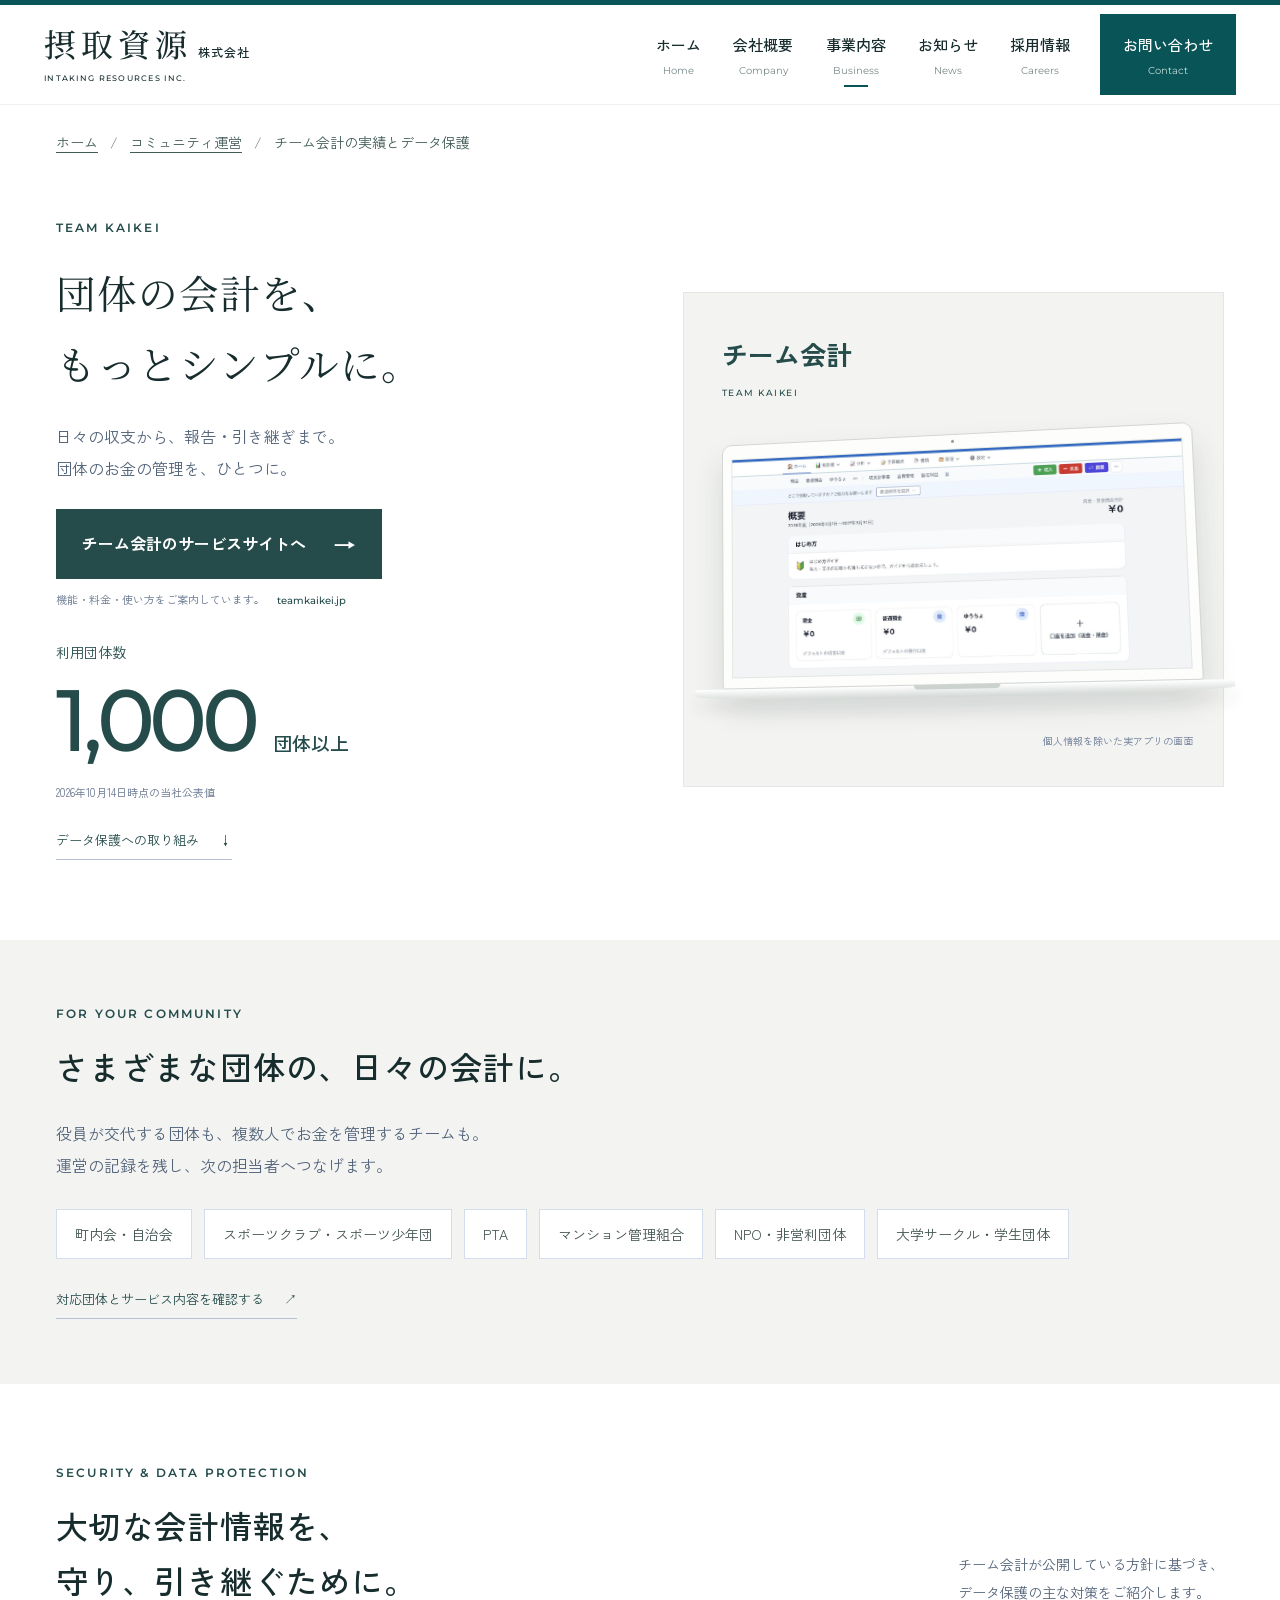
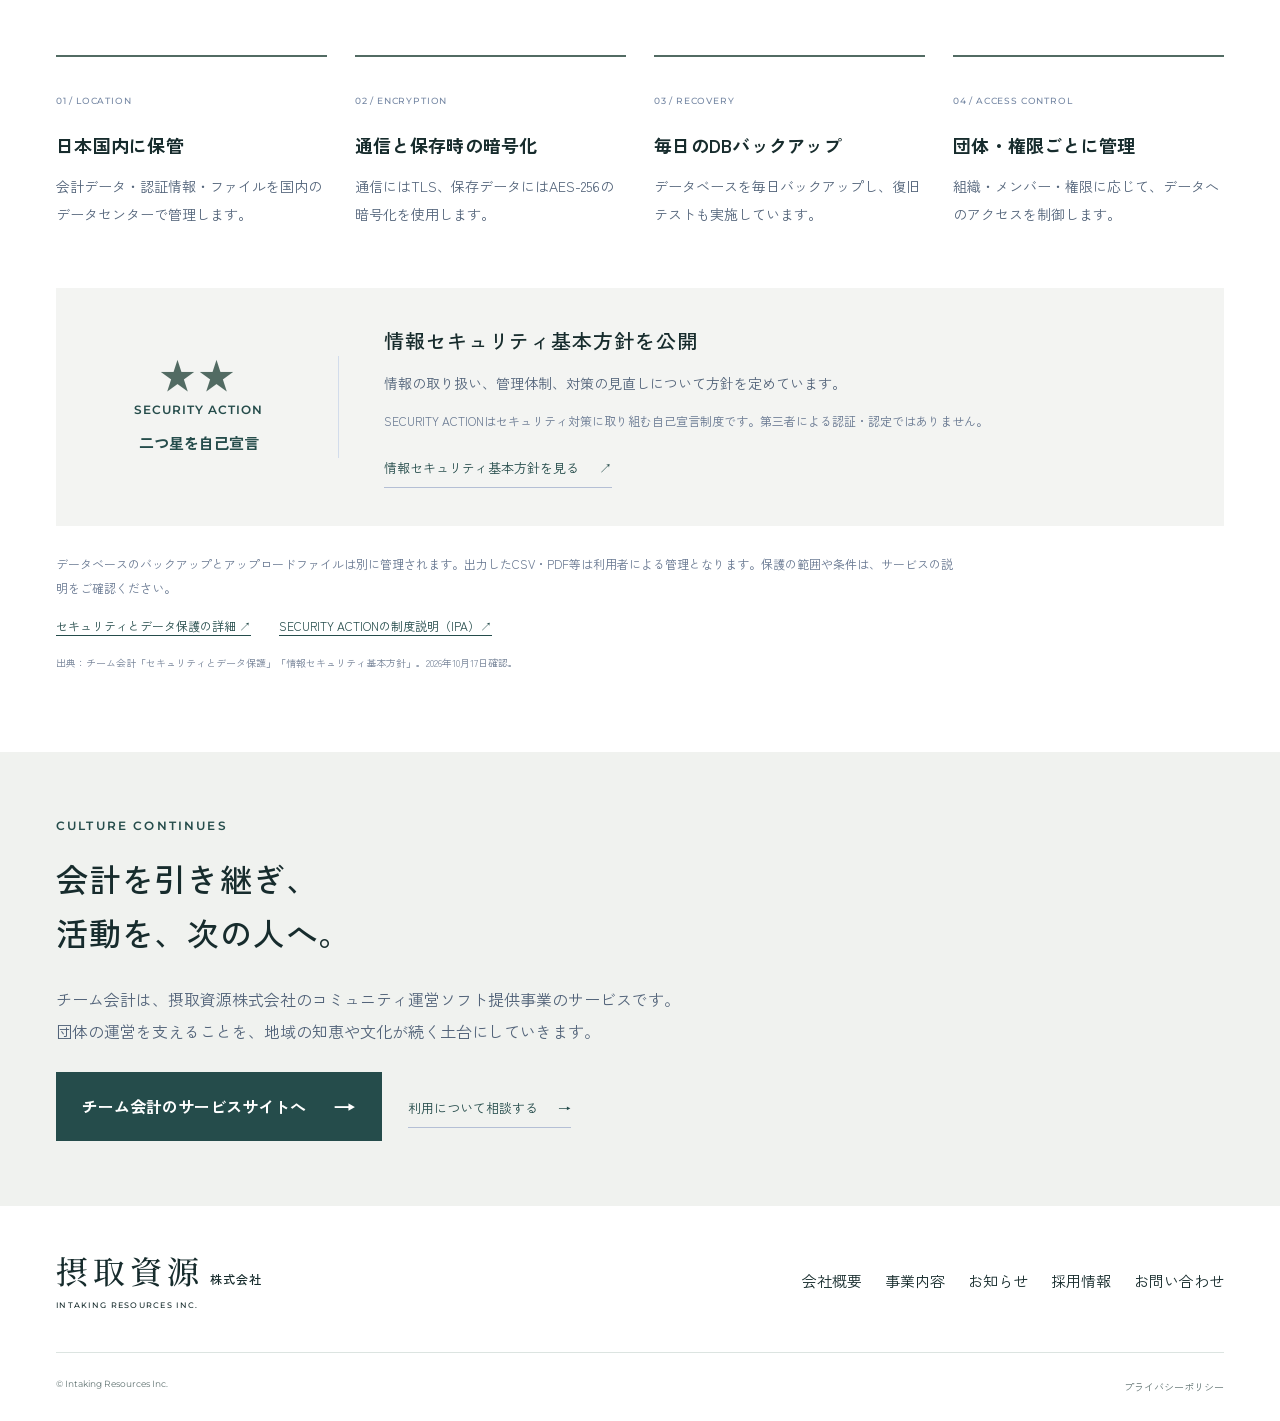
<file: team-kaikei.html>
<!doctype html>
<html lang="ja"><head>
<meta charset="utf-8"><meta name="viewport" content="width=device-width,initial-scale=1">
<title>チーム会計の利用実績とデータ保護｜摂取資源株式会社</title>
<meta name="description" content="チーム会計は1,000以上の団体が利用。国内データ保管、暗号化、毎日のDBバックアップと権限管理。団体の運営を支える実績と、データ保護への取り組みをご紹介します。">
<link rel="canonical" href="https://intakingresources.com/team-kaikei.html">
<meta property="og:title" content="1,000以上の団体を支えるチーム会計｜摂取資源株式会社">
<meta property="og:description" content="地域の活動を、次の担当者へ。チーム会計の利用実績とセキュリティ方針をご紹介します。">
<meta property="og:type" content="website"><meta property="og:url" content="https://intakingresources.com/team-kaikei.html"><meta property="og:image" content="https://intakingresources.com/assets/teamkaikei-home-v12.jpg">
<link rel="icon" href="data:image/svg+xml,%3Csvg xmlns='http://www.w3.org/2000/svg' viewBox='0 0 64 64'%3E%3Crect width='64' height='64' rx='8' fill='%23085457'/%3E%3Ctext x='32' y='45' text-anchor='middle' fill='white' font-size='40'%3E摂%3C/text%3E%3C/svg%3E">
<link rel="preconnect" href="https://fonts.googleapis.com"><link rel="preconnect" href="https://fonts.gstatic.com" crossorigin><link href="https://fonts.googleapis.com/css2?family=Montserrat:wght@400;500;600;700&family=Noto+Serif+JP:wght@400;500&family=Zen+Kaku+Gothic+New:wght@400;500;700&display=swap" rel="stylesheet">

<link rel="stylesheet" href="styles.css?v=20261015-13"><link rel="stylesheet" href="course-guide.css?v=20261017-14"><link rel="stylesheet" href="team-kaikei.css?v=20261017-17"><script src="course-guide.js?v=20261017-14" defer></script>
</head><body class="guide-page tk-page">
<a class="skip-link" href="#main">本文へ移動</a>
<header class="site-header"><div class="header-inner"><a class="brand" href="/#view-top" data-view="top" aria-label="摂取資源株式会社 ホーム"><span class="brand-ja">摂取資源<span>株式会社</span></span><span class="brand-en">INTAKING RESOURCES INC.</span></a><nav class="desktop-nav" aria-label="メインメニュー"><a href="/#view-top" data-view="top" class="nav-link"><span>ホーム</span><small>Home</small></a><a href="/#view-about" data-view="about" class="nav-link"><span>会社概要</span><small>Company</small></a><a href="/#view-services" data-view="services" class="nav-link" aria-current="page"><span>事業内容</span><small>Business</small></a><a href="/#view-news" data-view="news" class="nav-link"><span>お知らせ</span><small>News</small></a><a href="/#view-careers" data-view="careers" class="nav-link"><span>採用情報</span><small>Careers</small></a><a href="/#view-contact" data-view="contact" class="nav-link nav-contact"><span>お問い合わせ</span><small>Contact</small></a></nav><button id="menu-button" class="menu-button" aria-expanded="false" aria-controls="mobile-nav" aria-label="メニューを開く"><span></span><span></span><small>MENU</small></button></div><nav id="mobile-nav" class="mobile-nav" aria-label="スマートフォンメニュー" hidden><a href="/#view-top" data-view="top" class="nav-link"><span>ホーム</span><small>Home</small></a><a href="/#view-about" data-view="about" class="nav-link"><span>会社概要</span><small>Company</small></a><a href="/#view-services" data-view="services" class="nav-link" aria-current="page"><span>事業内容</span><small>Business</small></a><a href="/#view-news" data-view="news" class="nav-link"><span>お知らせ</span><small>News</small></a><a href="/#view-careers" data-view="careers" class="nav-link"><span>採用情報</span><small>Careers</small></a><a href="/#view-contact" data-view="contact" class="nav-link nav-contact"><span>お問い合わせ</span><small>Contact</small></a></nav></header>
<main id="main">
<nav class="guide-breadcrumb wrap" aria-label="現在の位置"><ol><li><a href="/#view-top">ホーム</a></li><li><a href="/#view-services#biz-community">コミュニティ運営</a></li><li aria-current="page">チーム会計の実績とデータ保護</li></ol></nav>
<section class="tk-hero wrap" aria-labelledby="tk-title"><div><span class="eyebrow">TEAM KAIKEI</span><h1 id="tk-title">団体の会計を、<br>もっとシンプルに。</h1><p class="tk-hero-lead">日々の収支から、報告・引き継ぎまで。<br>団体のお金の管理を、ひとつに。</p><div class="tk-service-entry"><a class="tk-service-cta" href="https://teamkaikei.jp/">チーム会計のサービスサイトへ <span aria-hidden="true">→</span></a><p>機能・料金・使い方をご案内しています。<span>teamkaikei.jp</span></p></div><div class="tk-hero-stat"><span>利用団体数</span><p><strong>1,000</strong><b>団体以上</b></p><small>2026年10月14日時点の当社公表値</small></div><a class="tk-inline-link" href="#data-protection">データ保護への取り組み <span aria-hidden="true">↓</span></a></div><figure class="tk-product-visual tk-device-product"><span class="tk-product-name">チーム会計<small>TEAM KAIKEI</small></span><div class="device-laptop"><div class="device-screen"><span class="device-camera"></span><img src="assets/teamkaikei-home-v12.jpg" alt="チーム会計の実際のホーム画面" loading="lazy"></div><div class="device-base"></div></div><figcaption>個人情報を除いた実アプリの画面</figcaption></figure></section>
<section class="tk-audiences"><div class="wrap"><span class="eyebrow">FOR YOUR COMMUNITY</span><h2>さまざまな団体の、日々の会計に。</h2><p>役員が交代する団体も、複数人でお金を管理するチームも。<br>運営の記録を残し、次の担当者へつなげます。</p><ul><li>町内会・自治会</li><li>スポーツクラブ・スポーツ少年団</li><li>PTA</li><li>マンション管理組合</li><li>NPO・非営利団体</li><li>大学サークル・学生団体</li></ul><a href="https://teamkaikei.jp/" class="tk-inline-link" target="_blank" rel="noopener">対応団体とサービス内容を確認する <span aria-hidden="true">↗</span></a></div></section>
<section id="data-protection" class="tk-security-section wrap" aria-labelledby="tk-security-title"><div class="tk-section-heading"><div><span class="eyebrow">SECURITY & DATA PROTECTION</span><h2 id="tk-security-title">大切な会計情報を、<br>守り、引き継ぐために。</h2></div><p>チーム会計が公開している方針に基づき、<br>データ保護の主な対策をご紹介します。</p></div><div class="tk-security-grid">
<article><span class="tk-card-index">01 / LOCATION</span><h3>日本国内に保管</h3><p>会計データ・認証情報・ファイルを国内のデータセンターで管理します。</p></article>
<article><span class="tk-card-index">02 / ENCRYPTION</span><h3>通信と保存時の暗号化</h3><p>通信にはTLS、保存データにはAES-256の暗号化を使用します。</p></article>
<article><span class="tk-card-index">03 / RECOVERY</span><h3>毎日のDBバックアップ</h3><p>データベースを毎日バックアップし、復旧テストも実施しています。</p></article>
<article><span class="tk-card-index">04 / ACCESS CONTROL</span><h3>団体・権限ごとに管理</h3><p>組織・メンバー・権限に応じて、データへのアクセスを制御します。</p></article>
</div><div class="tk-declaration"><div class="tk-declaration-mark"><span aria-hidden="true">★★</span><strong>SECURITY ACTION</strong><span>二つ星を自己宣言</span></div><div><h3>情報セキュリティ基本方針を公開</h3><p>情報の取り扱い、管理体制、対策の見直しについて方針を定めています。</p><p class="tk-qualification">SECURITY ACTIONはセキュリティ対策に取り組む自己宣言制度です。第三者による認証・認定ではありません。</p><a href="https://teamkaikei.jp/security-policy" class="tk-inline-link" target="_blank" rel="noopener">情報セキュリティ基本方針を見る <span aria-hidden="true">↗</span></a></div></div><p class="tk-scope-note">データベースのバックアップとアップロードファイルは別に管理されます。出力したCSV・PDF等は利用者による管理となります。保護の範囲や条件は、サービスの説明をご確認ください。</p><div class="tk-source-links"><a href="https://teamkaikei.jp/security" target="_blank" rel="noopener">セキュリティとデータ保護の詳細 ↗</a><a href="https://www.ipa.go.jp/security/security-action/sa/" target="_blank" rel="noopener">SECURITY ACTIONの制度説明（IPA）↗</a></div><p class="tk-source-note">出典：チーム会計「セキュリティとデータ保護」「情報セキュリティ基本方針」。2026年10月17日確認。</p></section>
<section class="tk-next"><div class="wrap"><span class="eyebrow">CULTURE CONTINUES</span><h2>会計を引き継ぎ、<br>活動を、次の人へ。</h2><p>チーム会計は、摂取資源株式会社のコミュニティ運営ソフト提供事業のサービスです。<br>団体の運営を支えることを、地域の知恵や文化が続く土台にしていきます。</p><div class="tk-next-actions"><a class="tk-service-cta" href="https://teamkaikei.jp/">チーム会計のサービスサイトへ <span aria-hidden="true">→</span></a><a class="tk-inline-link" href="/#view-contact#for-accounting">利用について相談する <span aria-hidden="true">→</span></a></div></div></section>
</main>
<footer class="site-footer wrap"><div class="footer-top"><a class="brand" href="/#view-top" data-view="top"><span class="brand-ja">摂取資源<span>株式会社</span></span><span class="brand-en">INTAKING RESOURCES INC.</span></a><nav aria-label="フッターメニュー"><a href="/#view-about" data-view="about">会社概要</a><a href="/#view-services" data-view="services">事業内容</a><a href="/#view-news" data-view="news">お知らせ</a><a href="/#view-careers" data-view="careers">採用情報</a><a href="/#view-contact" data-view="contact">お問い合わせ</a></nav></div><div class="footer-bottom"><small>© Intaking Resources Inc.</small><a href="/#view-privacy" data-view="privacy">プライバシーポリシー</a></div></footer>
</body></html>
</file>
<file: styles.css>
:root{--ink:#172c2d;--teal:#085457;--muted:#637574;--line:#dce4e1;--paper:#f4f6f2;--header:104px;--sans:'Zen Kaku Gothic New',sans-serif;--en:'Montserrat',sans-serif;--serif:'Noto Serif JP',serif}*{box-sizing:border-box}html{scroll-behavior:smooth;scroll-padding-top:calc(var(--header) + 24px)}body{margin:0;color:var(--ink);background:#fff;font:400 16px/1.9 var(--sans);-webkit-font-smoothing:antialiased}body.menu-open{overflow:hidden}a{color:inherit;text-decoration:none}button{font:inherit;cursor:pointer}button:disabled{cursor:default}img,video{display:block;max-width:100%}button,a,input,summary{-webkit-tap-highlight-color:transparent}button:focus-visible,a:focus-visible,summary:focus-visible,[tabindex]:focus-visible{outline:3px solid #be872b;outline-offset:5px}[hidden]{display:none!important}.wrap{width:min(1200px,calc(100% - 112px));margin-inline:auto}h1,h2,h3,p,figure{margin:0}h1,h2,h3{font-weight:500;line-height:1.5;letter-spacing:.045em;overflow-wrap:anywhere;text-wrap:pretty}p{overflow-wrap:anywhere;text-wrap:pretty}h2{font-size:32px}p+p{margin-top:20px}.eyebrow{display:block;font:600 11px/1.5 var(--en);letter-spacing:.18em;color:var(--teal)}.skip-link{position:fixed;top:0;left:20px;transform:translateY(-120%);z-index:100;background:var(--teal);color:#fff;padding:10px 20px}.skip-link:focus{transform:none}.site-header{position:sticky;top:0;z-index:30;background:#fff;border-top:5px solid var(--teal);box-shadow:0 1px 0 #132c2d12}.header-inner{width:min(1440px,calc(100% - 88px));height:99px;margin:auto;display:flex;align-items:center;justify-content:space-between;gap:28px}.brand{display:inline-flex;flex-direction:column;flex-shrink:0;line-height:1.2}.brand-ja{font-family:var(--serif);font-size:32px;letter-spacing:.16em;font-weight:500;white-space:nowrap}.brand-ja>span{font:500 12px/1 var(--sans);letter-spacing:.08em;margin-left:6px}.brand-en{font:500 8px/1.6 var(--en);letter-spacing:.16em;margin-top:10px}.desktop-nav{display:flex;align-items:stretch;gap:clamp(12px,2.2vw,32px)}.nav-link{display:flex;flex-direction:column;align-items:center;justify-content:center;gap:3px;padding:14px 2px;font-size:15px;font-weight:500;white-space:nowrap;position:relative}.nav-link small{font:400 10px/1.5 var(--en);color:#7a8989}.nav-link:not(.nav-contact)::after{content:'';position:absolute;bottom:8px;height:2px;background:var(--teal);width:0;transition:width .2s}.nav-link:hover::after,.nav-link[aria-current=page]::after{width:24px}.nav-contact{background:var(--teal);color:#fff;padding:17px 23px}.nav-contact small{color:#c0d9d8}.menu-button{display:none}.mobile-nav{display:none}.js .page-view{display:none}.js .page-view.active{display:block}.page-view:focus{outline:none}.hero{height:calc(100svh - var(--header));min-height:550px;max-height:960px;position:relative;isolation:isolate;color:#fff;background:#253f38}.hero-media,.hero-shade{position:absolute;inset:0;z-index:-1}.hero-media video{width:100%;height:100%;object-fit:cover;object-position:center}.hero-shade{background:linear-gradient(90deg,rgba(5,24,22,.51),rgba(5,24,22,.13)),linear-gradient(0deg,rgba(3,25,22,.25),transparent 50%)}.hero-content{width:min(1200px,calc(100% - 112px));margin:auto;height:100%;display:flex;flex-direction:column;justify-content:center;padding-bottom:2vh}.hero .eyebrow{color:#dce9e2;margin-bottom:30px;font-size:10px}.hero h1{font:400 clamp(28px,3.1vw,52px)/1.8 var(--serif);letter-spacing:.08em;text-shadow:0 2px 24px #0002}.hero h1>span{display:block}.hero-caption{font-size:16px;line-height:2.05;margin-top:30px;letter-spacing:.16em}.hero-bottom{position:absolute;bottom:26px;left:56px;right:56px;display:flex;align-items:center;justify-content:space-between}.scroll-link{font:500 9px/1.5 var(--en);letter-spacing:.16em;display:flex;gap:18px;align-items:center}.scroll-link span{font-size:23px}.video-toggle{background:transparent;color:#fff;border:1px solid #ffffff70;border-radius:0;font-size:11px;padding:8px 14px;min-width:98px}.video-toggle>span:first-child{font-size:10px;margin-right:7px}.home-news{display:grid;grid-template-columns:210px 1fr;gap:50px;padding-block:68px;scroll-margin-top:var(--header)}.section-label h2{font-size:23px;margin-top:7px}.text-link{display:inline-flex;align-items:center;gap:30px;color:var(--teal);font-size:13px;border-bottom:1px solid var(--line);padding:8px 0}.section-label .text-link{margin-top:15px}.news-entry{border-top:1px solid var(--line);border-bottom:1px solid var(--line)}.news-entry summary{display:grid;grid-template-columns:95px 72px 1fr 20px;align-items:center;gap:19px;padding:27px 0;cursor:pointer;list-style:none}.news-entry summary::-webkit-details-marker{display:none}.news-entry time{font:500 11px/1.5 var(--en);color:var(--muted)}.news-category{background:#eef3ee;color:var(--teal);font-size:10px;line-height:1.7;padding:4px 9px;text-align:center}.news-headline{font-size:14px;line-height:1.8}.news-arrow{color:var(--teal);font-size:18px;transition:transform .2s}.news-entry[open] .news-arrow{transform:rotate(45deg)}.news-entry>p{font-size:14px;color:var(--muted);padding:0 20px 24px 186px}.section-space{padding:90px 0 110px}.home-business{background:var(--paper)}.section-heading{display:flex;align-items:flex-end;justify-content:space-between;gap:30px;margin-bottom:44px}.section-heading h2{margin-top:10px;font-size:34px}.section-heading>p{font-size:14px;color:var(--muted)}.business-grid{display:grid;grid-template-columns:repeat(3,1fr);gap:28px}.business-card{min-width:0}.business-visual{height:265px;position:relative;overflow:hidden;background:#e4e9e4}.business-visual>img{height:100%;width:100%;object-fit:cover;transition:transform .6s}.business-card:hover .business-visual>img{transform:scale(1.035)}.business-caption{position:relative;padding:24px 32px 0 0}.index{font:500 10px/1.5 var(--en);letter-spacing:.08em;color:var(--muted)}.business-caption h3{font-size:20px;margin-top:10px;letter-spacing:.015em}.business-caption p{font-size:13px;margin-top:10px;color:var(--muted)}.card-arrow{position:absolute;right:0;top:58px;color:var(--teal);font-size:23px}.image-note{position:absolute;right:10px;bottom:10px;padding:3px 8px;font-size:9px;color:#fff;background:#132c2d99}.team-visual{background:#dfe9e4;overflow:hidden}.app-shot{height:100%;display:flex;justify-content:center;padding-top:25px}.app-shot img{width:153px;max-width:70%;height:auto;align-self:flex-start;border:5px solid #253936;border-radius:20px;box-shadow:0 13px 22px #233e3420;transform:rotate(-4deg)}.ai-visual{background:#103f40}.data-graphic{height:100%;color:#e4f0e7;display:flex;flex-direction:column;align-items:center;justify-content:center;text-align:center;padding:25px;position:relative;background-image:radial-gradient(#92bbb629 1px,transparent 1px);background-size:18px 18px}.diagram-kicker{font:500 8px/1.5 var(--en);letter-spacing:.18em;margin-bottom:18px}.diagram-sources{display:flex;gap:8px}.diagram-sources>span{padding:4px 15px;font-size:10px;border:1px solid #739b9166;background:#17494b}.diagram-line{height:17px;width:1px;background:#a1c4b3aa}.diagram-core{border:1px solid #94b3a3aa;padding:9px 32px;background:#235453}.diagram-core span{display:block;font-size:8px;letter-spacing:.06em}.diagram-core strong{font-size:21px;font-weight:400;letter-spacing:.1em}.diagram-end{font-size:10px}.company-feature{display:grid;grid-template-columns:1fr 1fr;min-height:470px}.company-landscape{background:#779186 url('assets/hero-resources-poster-v7.jpg') center/cover}.company-feature-text{padding:70px max(40px,calc((100vw - 1200px)/2));padding-right:40px;display:flex;flex-direction:column;justify-content:center;align-items:flex-start}.company-feature h2{font-family:var(--serif);font-size:30px;margin-top:17px}.company-feature p{font-size:14px;color:var(--muted);line-height:2.3;margin-top:25px}.outline-link,.solid-link{display:inline-flex;align-items:center;justify-content:space-between;gap:45px;min-height:54px;padding:13px 24px;border:1px solid var(--teal);font-size:14px;color:var(--teal);transition:background .2s,color .2s}.outline-link:hover{background:var(--teal);color:#fff}.solid-link{background:var(--teal);color:#fff}.solid-link:hover{background:#093b3e}.company-feature .outline-link{margin-top:28px}.page-title{padding-top:66px;padding-bottom:42px}.page-title h1{font-size:40px;margin-top:12px}.page-title>p{color:var(--muted);font-size:14px;margin-top:18px}.page-content{padding-bottom:100px;min-height:280px}.mission{padding:50px 60px;background:var(--paper)}.mission h2{max-width:730px;font:400 30px/1.8 var(--serif);margin-top:20px}.mission p{color:var(--muted);font-size:15px;margin-top:24px}.about-columns{display:grid;grid-template-columns:1fr 1.25fr;gap:80px;padding-block:75px}.about-columns h2{font-size:29px;margin-top:12px}.about-columns p{font-size:15px}.signature{text-align:right}.company-profile{display:grid;grid-template-columns:1fr 2fr;gap:50px;padding-top:20px;scroll-margin-top:130px}.company-profile h2{font-size:27px}.company-profile dl{margin:0}.company-profile dl>div{display:grid;grid-template-columns:110px 1fr;gap:20px;padding:22px 0;border-top:1px solid var(--line);font-size:14px}.company-profile dl>div:last-child{border-bottom:1px solid var(--line)}dt{font-weight:500}dd{margin:0}.business-tabs{display:flex;border-bottom:1px solid var(--line);margin-bottom:50px}.business-tabs button{flex:1;color:var(--muted);background:#fff;border:0;border-bottom:3px solid transparent;padding:22px 10px;font-size:18px}.business-tabs button small{font:500 10px/1 var(--en);display:block;margin-bottom:8px}.business-tabs button[aria-selected=true]{border-bottom-color:var(--teal);background:var(--paper);color:var(--teal)}.business-tabs button:hover{background:var(--paper)}.business-detail{display:grid;grid-template-columns:1fr 1fr;gap:65px;align-items:start}.business-detail h2{font:400 30px/1.8 var(--serif);margin:15px 0 25px}.business-detail p{font-size:15px;color:var(--muted)}.service-points{margin:25px 0 35px}.service-points>div{border-top:1px solid var(--line);padding:17px 0}.service-points dt{font-size:14px}.service-points dd{font-size:13px;color:var(--muted);margin-top:5px}.detail-visual{position:relative;height:520px;display:flex;flex-direction:column;align-items:center}.detail-visual .app-shot{height:calc(100% - 38px);padding:35px 0 10px;overflow:hidden;width:100%}.detail-visual .app-shot img{max-height:100%;width:auto;transform:none}.detail-visual figcaption{font-size:10px;line-height:1.5;text-align:center;position:absolute;bottom:0;left:0;width:100%;padding:10px;color:var(--muted);background:#f4f6f2}.detail-visual .data-graphic{width:100%;padding-bottom:50px}.detail-visual .diagram-kicker{font-size:11px;margin-bottom:28px}.detail-visual .diagram-core{padding:25px 40px}.detail-visual .diagram-core strong{font-size:32px}.detail-visual .diagram-line{height:30px}.detail-visual .diagram-sources>span{font-size:13px;padding:7px 20px}.detail-visual .diagram-end{font-size:13px}.pudding-visual>img{width:100%;height:100%;object-fit:cover}.secondary-link{margin-top:20px;display:flex;width:max-content}.news-filters{display:flex;gap:12px;margin:10px 0 35px;flex-wrap:wrap}.news-filters button{border:1px solid var(--line);background:white;color:var(--muted);padding:9px 22px;font-size:13px}.news-filters button[aria-pressed=true]{background:var(--teal);border-color:var(--teal);color:#fff}.empty-state{padding:35px;background:var(--paper);font-size:14px;color:var(--muted)}.intro{font-size:18px;line-height:2}.career-lines{margin:40px 0}.career-lines>div{display:grid;grid-template-columns:40px 1fr 1.2fr;gap:25px;align-items:center;padding:30px 0;border-top:1px solid var(--line)}.career-lines>div:last-child{border-bottom:1px solid var(--line)}.career-lines span{font:500 11px/1 var(--en);color:var(--muted)}.career-lines h2{font-size:22px}.career-lines p{font-size:14px;color:var(--muted)}.careers-content>.solid-link{margin-top:30px}.contact-card{background:var(--paper);padding:60px;text-align:center}.contact-card h2{font-size:23px}.contact-card>p{font-size:15px;color:var(--muted);margin-top:22px}.contact-email{font:500 clamp(15px,2.2vw,25px)/1.8 var(--en);display:block;color:var(--teal);overflow-wrap:anywhere;margin:32px 0}.contact-card .contact-hint{font-size:12px;margin-top:20px}.contact-card>.text-link{margin-top:18px}.policy{max-width:820px}.policy h2{font-size:20px;margin:36px 0 14px}.policy p{font-size:14px}.policy a{text-decoration:underline}.contact-band{background:var(--teal);color:#fff;padding:60px 0}.contact-band>.wrap{display:flex;justify-content:space-between;align-items:center;gap:30px}.contact-band .eyebrow{color:#aecbc8}.contact-band h2{font-size:26px;margin-top:12px}.contact-band a{min-width:280px;border:1px solid #ffffff88;padding:19px 26px;display:flex;justify-content:space-between;gap:35px;font-size:15px}.site-footer{padding-top:55px;padding-bottom:25px}.footer-top{display:flex;justify-content:space-between;gap:40px;align-items:center}.footer-top nav{display:flex;gap:23px;flex-wrap:wrap;font-size:12px}.footer-bottom{border-top:1px solid var(--line);padding-top:24px;margin-top:40px;display:flex;justify-content:space-between;gap:20px;color:var(--muted);font-size:10px}.footer-bottom small{font:400 9px/1.5 var(--en)}
@media(min-width:1600px){.hero h1{font-size:52px}.business-visual{height:290px}}
@media(max-width:1100px){:root{--header:88px}.header-inner{height:83px;width:calc(100% - 48px);gap:20px}.brand-ja{font-size:26px}.brand-ja>span{font-size:10px}.desktop-nav{gap:14px}.nav-link{font-size:13px}.nav-contact{padding:15px}.wrap,.hero-content{width:calc(100% - 64px)}.hero-bottom{left:32px;right:32px}.business-grid{gap:18px}.business-caption h3{font-size:17px}.business-visual{height:235px}.business-detail{gap:35px}.company-feature-text{padding:50px 35px}.footer-top{align-items:flex-start}.footer-top nav{max-width:390px}.home-news{grid-template-columns:160px 1fr;gap:30px}.news-entry summary{gap:12px;grid-template-columns:85px 65px 1fr 16px}.news-entry>p{padding-left:174px}}
@media(max-width:820px){:root{--header:80px}.header-inner{height:75px}.desktop-nav{display:none}.menu-button{display:flex;align-items:center;justify-content:center;flex-direction:column;gap:5px;background:none;border:none;padding:8px;width:46px}.menu-button>span{height:1px;width:24px;background:var(--teal);transition:transform .2s}.menu-button small{font:500 8px/1.4 var(--en);color:var(--teal);margin-top:2px}.menu-button[aria-expanded=true]>span:first-child{transform:translateY(3px) rotate(45deg)}.menu-button[aria-expanded=true]>span:nth-child(2){transform:translateY(-3px) rotate(-45deg)}.mobile-nav{display:grid;background:#fff;padding:14px 24px 28px;grid-template-columns:1fr 1fr;gap:6px 20px;max-height:calc(100svh - var(--header));overflow:auto;position:absolute;top:100%;width:100%;box-shadow:0 12px 25px #0001}.mobile-nav .nav-link{align-items:flex-start;padding:14px 12px;border-bottom:1px solid var(--line)}.mobile-nav .nav-contact{align-items:center}.hero{min-height:520px;max-height:800px}.hero h1{font-size:clamp(26px,4vw,38px);letter-spacing:.02em}.hero-content{padding-bottom:20px}.hero-caption{font-size:14px}.home-news{grid-template-columns:1fr;gap:25px;padding-block:45px}.section-label{display:flex;align-items:center;gap:20px;flex-wrap:wrap}.section-label .eyebrow{font-size:10px}.section-label h2{margin:0}.section-label .text-link{margin:0 0 0 auto}.section-space{padding:60px 0}.section-heading{display:block;margin-bottom:30px}.section-heading>p{margin-top:16px}.business-grid{grid-template-columns:1fr;gap:32px}.business-card{display:grid;grid-template-columns:42% 1fr;gap:24px}.business-visual{height:220px}.business-caption{align-self:center;padding-top:0}.business-caption h3{font-size:21px}.card-arrow{top:auto;bottom:-32px}.business-visual .data-graphic{padding:12px}.diagram-core{padding:9px 20px}.diagram-sources>span{padding:4px 10px}.company-feature{grid-template-columns:1fr 1fr;min-height:400px}.company-feature-text{padding:40px 25px}.company-feature h2{font-size:24px}.company-feature p{font-size:13px}.page-title{padding-top:45px;padding-bottom:30px}.page-title h1{font-size:32px}.mission{padding:35px}.mission h2{font-size:26px}.about-columns{gap:35px;padding-block:50px}.company-profile{grid-template-columns:1fr;gap:25px}.business-detail{grid-template-columns:1fr;gap:35px}.detail-visual{height:420px}.business-detail h2{font-size:28px}.business-tabs button{font-size:16px}.page-content{padding-bottom:65px}.career-lines>div{grid-template-columns:30px 1fr;gap:10px 20px}.career-lines p{grid-column:2}.contact-card{padding:40px 25px}.contact-band a{min-width:225px}.contact-band h2{font-size:23px}.footer-top{flex-direction:column;gap:30px}.footer-top nav{max-width:none}}
@media(max-width:520px){.wrap,.hero-content{width:calc(100% - 40px)}.header-inner{width:calc(100% - 40px)}.brand-ja{font-size:25px;letter-spacing:.1em}.brand-en{font-size:7px;letter-spacing:.13em;margin-top:8px}.hero{height:calc(88svh - var(--header));min-height:510px;max-height:740px}.hero h1{font-size:clamp(23px,5.9vw,31px);line-height:1.95;letter-spacing:0}.hero h1>span{max-width:100%}.hero .eyebrow{margin-bottom:23px;font-size:8px}.hero-caption{font-size:13px;letter-spacing:.1em;margin-top:25px}.hero-bottom{left:20px;right:20px;bottom:22px}.video-toggle{font-size:10px}.home-news{padding-block:34px;gap:17px}.section-label{gap:12px}.section-label h2{font-size:20px}.section-label .eyebrow{display:none}.news-entry summary{grid-template-columns:85px 70px 1fr;gap:10px;padding:20px 0}.news-headline{grid-column:1/3;grid-row:2;font-size:13px}.news-arrow{grid-column:3;grid-row:1/3;justify-self:end}.news-entry>p{padding:0 20px 20px 0;font-size:13px}.section-heading h2{font-size:28px}.section-heading>p{font-size:13px}.business-card{grid-template-columns:1fr;gap:0}.business-visual{height:260px}.business-caption{padding:20px 30px 0 0}.business-caption h3{font-size:21px}.card-arrow{bottom:24px}.business-grid{gap:40px}.company-feature{grid-template-columns:1fr}.company-landscape{height:260px}.company-feature-text{padding:40px 25px 50px}.company-feature h2{font-size:27px}.company-feature p{font-size:14px}.section-space{padding:48px 0 55px}.page-title h1{font-size:29px}.page-title>p{font-size:13px}.mission{padding:30px 24px}.mission h2{font-size:23px}.mission p{font-size:14px}.mission p br{display:none}.about-columns{grid-template-columns:1fr;gap:25px}.about-columns h2{font-size:26px}.company-profile dl>div{grid-template-columns:75px 1fr;gap:15px;font-size:13px}.company-profile dd br{display:initial}.business-tabs{margin-bottom:35px}.business-tabs button{font-size:14px;padding:18px 5px}.business-detail h2{font-size:26px}.business-detail p{font-size:14px}.detail-visual{height:370px}.news-filters{gap:7px}.news-filters button{padding:8px 12px;font-size:12px}.intro{font-size:16px}.intro br{display:none}.career-lines h2{font-size:19px}.career-lines p{font-size:13px}.contact-card{padding:30px 20px}.contact-card h2{font-size:20px}.contact-card>p{font-size:14px}.contact-card br{display:none}.contact-email{font-size:15px;letter-spacing:-.02em}.contact-band{padding:42px 0}.contact-band>.wrap{align-items:stretch;flex-direction:column}.contact-band h2{font-size:22px}.contact-band a{min-width:0}.site-footer{padding-top:40px}.footer-top nav{gap:15px 22px}.footer-bottom{font-size:9px}.solid-link,.outline-link{font-size:13px;gap:25px}.policy h1{font-size:27px}}
@media(prefers-reduced-motion:reduce){html{scroll-behavior:auto}*,*::before,*::after{transition:none!important;animation:none!important}}

/* Broad categories and four peer businesses, 2026-10-14 */
.category-main{display:block}.category-businesses{margin-top:20px;border-top:1px solid var(--line)}.category-businesses a{display:flex;justify-content:space-between;align-items:center;font-size:12px;padding:10px 0;border-bottom:1px solid var(--line);color:var(--teal)}.category-businesses a:hover{background:#e9efea}.business-detail .business-name{font:500 26px/1.65 var(--sans);margin:14px 0 14px;letter-spacing:.015em}.business-catch{font:400 21px/1.8 var(--serif);margin-bottom:22px}.adoption-stat{display:flex;align-items:center;gap:17px;border-block:1px solid var(--line);padding:20px 0;margin-top:25px}.adoption-stat strong{font:500 39px/1.2 var(--en);color:var(--teal);letter-spacing:-.035em}.adoption-stat strong>span{font:500 14px/1.5 var(--sans);margin-left:6px}.adoption-stat>p{font-size:13px}.adoption-stat small{display:block;font-size:10px;color:var(--muted);margin-top:5px}.accounting-visual{background:#e8efeb;justify-content:center;padding:30px}.accounting-visual img{width:100%;height:auto;box-shadow:0 14px 30px #172c2d18;border:1px solid #d9e2de}.category-card{display:block}.category-card .card-arrow{top:58px;bottom:auto}
@media(max-width:820px){.category-main{display:grid;grid-template-columns:42% 1fr;gap:24px}.category-businesses{margin-left:calc(42% + 24px)}.category-card .card-arrow{top:auto;bottom:0}.accounting-visual{height:350px}.business-detail .business-name{font-size:25px}}
@media(max-width:520px){.category-main{display:block}.category-businesses{margin-left:0}.category-card .card-arrow{top:auto;bottom:24px}.business-tabs{display:grid;grid-template-columns:repeat(2,1fr);border-bottom:0;gap:8px}.business-tabs button{border:1px solid var(--line);font-size:14px;padding:14px 6px}.business-tabs button[aria-selected=true]{border:1px solid var(--teal);box-shadow:inset 0 -2px var(--teal)}.business-tabs button small{margin-bottom:5px}.business-detail .business-name{font-size:23px}.business-catch{font-size:19px}.accounting-visual{height:280px;padding:18px}.adoption-stat strong{font-size:35px}}

/* Contact form: no recipient email is present in the public page. */
.contact-form-layout{display:grid;grid-template-columns:1fr 1.65fr;gap:70px}.contact-intro h2{font:400 30px/1.8 var(--serif)}.contact-intro>p{font-size:14px;color:var(--muted);margin-top:24px;max-width:320px}.contact-recipient{margin-top:40px;padding-top:22px;border-top:1px solid var(--line);display:flex;gap:25px;align-items:start;font-size:13px}.contact-recipient>span{color:var(--muted)}.contact-recipient strong{font-weight:500}.form-pair{display:grid;grid-template-columns:1fr 1fr;gap:22px}.form-field{margin-bottom:25px}.form-field>label{display:block;font-size:14px;font-weight:500;margin-bottom:10px}.required-label,.optional-label{font-size:10px;display:inline-block;margin-left:8px;padding:1px 7px;font-weight:400}.required-label{background:#e8f0e9;color:var(--teal)}.optional-label{background:#f1f2f1;color:var(--muted)}.form-field input,.form-field select,.form-field textarea{display:block;width:100%;border:1px solid #cdd8d2;border-radius:0;background:#fff;color:var(--ink);padding:13px 14px;font:400 16px/1.6 var(--sans)}.form-field textarea{resize:vertical;min-height:180px}.form-field input:focus,.form-field select:focus,.form-field textarea:focus{outline:2px solid var(--teal);outline-offset:2px}.form-field small{display:block;font-size:11px;color:var(--muted);margin-top:7px}.form-field input::placeholder,.form-field textarea::placeholder{color:#96a09c;font-size:13px}.form-honeypot{position:absolute;left:-10000px;width:1px;height:1px;overflow:hidden}.form-consent{display:flex;align-items:flex-start;gap:12px;font-size:13px;margin-bottom:25px}.form-consent input{width:18px;height:18px;accent-color:var(--teal);flex-shrink:0;margin-top:4px}.form-consent a{color:var(--teal);text-decoration:underline}.form-submit{width:100%;border-radius:0}.form-submit:disabled{opacity:.6}.form-status{padding:14px 17px;background:var(--paper);font-size:13px;color:var(--teal);margin-bottom:20px}.form-status.is-error{color:#984133;background:#fff2ee}.contact-success{background:var(--paper);padding:45px 35px}.contact-success h2{font-size:23px;margin:16px 0}.contact-success>p{font-size:14px;color:var(--muted)}.contact-success button{background:transparent;margin-top:28px}.contact-success .contact-reference{font:500 11px/1.6 var(--en);margin-top:20px;color:var(--teal)}
@media(max-width:820px){.contact-form-layout{grid-template-columns:1fr;gap:35px}.contact-intro>p{max-width:100%}.contact-recipient{margin-top:20px}.contact-intro h2{font-size:27px}.contact-intro h2 br{display:initial}}
@media(max-width:520px){.form-pair{grid-template-columns:1fr;gap:0}.contact-form-layout{gap:32px}.form-field{margin-bottom:22px}.contact-success{padding:30px 22px}.contact-success h2{font-size:21px}}

/* Company purpose: food, culture and nature, 2026-10-15 */
.purpose-section,.purpose-businesses{padding:65px 0}.purpose-heading h2{text-wrap:balance;font:400 clamp(23px,2.5vw,32px)/1.7 var(--serif);margin:15px 0 20px}.purpose-heading>p{font-size:15px;color:var(--muted);line-height:2}.purpose-pillars{display:grid;grid-template-columns:repeat(3,minmax(0,1fr));gap:36px;margin-top:40px}.purpose-pillar{border-top:2px solid var(--teal);padding-top:24px}.pillar-index{font:500 10px/1.5 var(--en);letter-spacing:.12em;color:var(--muted)}.purpose-pillar h3{font:400 34px/1.5 var(--serif);color:var(--teal);margin:16px 0 12px}.purpose-pillar .pillar-value{font-size:16px;font-weight:500;margin-bottom:15px;color:var(--ink)}.purpose-pillar>p{font-size:14px;color:var(--muted);line-height:2}.knowledge-feature{display:grid;grid-template-columns:1fr 1.45fr;gap:55px;background:var(--teal);color:white;padding:48px}.knowledge-feature .eyebrow{color:#bdd4cb}.knowledge-feature h2{font:400 31px/1.75 var(--serif);margin-top:18px}.knowledge-feature p{font-size:14px;line-height:2.1}.knowledge-feature p+p{margin-top:18px}.purpose-business-links{display:grid;grid-template-columns:1fr 1fr;gap:0 35px;margin-top:35px}.purpose-business-links>a{display:flex;justify-content:space-between;align-items:center;gap:15px;padding:25px 0;border-bottom:1px solid var(--line);color:var(--teal)}.purpose-business-links strong{display:block;font-size:16px;font-weight:500}.purpose-business-links small{display:block;font-size:12px;color:var(--muted);margin-top:10px}.purpose-business-links a:hover strong{text-decoration:underline;text-underline-offset:5px}.founder-story{border-block:1px solid var(--line);margin-bottom:65px}.founder-story summary{list-style:none;display:flex;align-items:center;justify-content:space-between;gap:20px;padding:28px 0;cursor:pointer}.founder-story summary::-webkit-details-marker{display:none}.founder-story summary strong{display:block;font:400 22px/1.7 var(--serif);margin-top:12px}.story-toggle{color:var(--teal);font-size:23px;transition:transform .2s}.founder-story[open] .story-toggle{transform:rotate(45deg)}.founder-story>div{max-width:760px;padding:0 0 30px}.founder-story p{font-size:14px;line-height:2.1}.founder-story p+p{margin-top:18px}
@media(max-width:820px){.purpose-pillars{gap:22px}.pillar-value{min-height:3.4em}.knowledge-feature{gap:30px;padding:35px}.knowledge-feature h2{font-size:27px}.purpose-business-links{gap:0 25px}}
@media(max-width:600px){.purpose-section,.purpose-businesses{padding:42px 0}.purpose-heading>p{font-size:14px}.purpose-heading>p br{display:none}.purpose-pillars{grid-template-columns:1fr;gap:28px;margin-top:28px}.purpose-pillar{padding-top:20px}.purpose-pillar h3{font-size:29px;margin:10px 0}.purpose-pillar .pillar-value{min-height:0;margin-bottom:10px}.knowledge-feature{grid-template-columns:1fr;padding:30px 24px;gap:22px}.knowledge-feature h2{font-size:26px;margin-top:12px}.purpose-business-links{grid-template-columns:1fr;margin-top:20px}.purpose-business-links strong{font-size:15px}.purpose-business-links small{font-size:12px}.founder-story{margin-bottom:42px}.founder-story summary strong{font-size:19px}.founder-story summary{gap:12px}.founder-story .eyebrow{font-size:10px}}

/* Business journeys: audience -> challenge -> future -> service -> benefit -> evidence -> action. */
.story-hero{align-items:center}.story-audience{font-size:12px!important;color:var(--teal)!important;border-top:1px solid var(--line);padding-top:18px;margin:18px 0!important}.story-message{font:400 clamp(25px,2.7vw,35px)/1.7 var(--serif);margin:18px 0 24px;text-wrap:balance}.story-jump{margin-top:24px}.story-hero .detail-visual{height:440px}.business-journey{margin-top:60px}.journey-section{padding:45px 0;border-top:1px solid var(--line)}.journey-heading h3,.journey-future h3,.journey-proof h3,.journey-cta h3{font:400 clamp(22px,2.2vw,29px)/1.7 var(--serif);margin:14px 0 22px;text-wrap:balance}.challenge-cards{display:grid;grid-template-columns:repeat(3,minmax(0,1fr));gap:20px;list-style:none;margin:28px 0;padding:0}.challenge-cards li{background:var(--paper);padding:25px;display:flex;align-items:start;gap:14px}.challenge-cards li>span{font:400 24px/1.4 var(--serif);color:var(--teal)}.challenge-cards p{font-size:14px;line-height:1.9}.journey-empathy,.journey-intro{font-size:15px;line-height:2;max-width:870px;color:var(--muted)}.journey-future{background:var(--teal);color:white;padding:40px 45px;margin:0 0 35px}.journey-future .eyebrow{color:#bdd4cb}.journey-future p{font-size:15px;line-height:2;max-width:850px}.service-flow{list-style:none;display:grid;grid-template-columns:repeat(3,minmax(0,1fr));gap:35px;margin:30px 0 0;padding:0}.service-flow li{border-top:2px solid var(--teal);padding-top:18px}.flow-index{font:500 11px/1.5 var(--en);color:var(--teal)}.service-flow h4{font-size:18px;font-weight:500;margin:12px 0}.service-flow p{font-size:13px;color:var(--muted);line-height:1.9}.benefit-section{display:grid;grid-template-columns:1fr 1.5fr;gap:45px}.journey-benefits>div{display:grid;grid-template-columns:125px 1fr;gap:20px;padding:18px 0;border-bottom:1px solid var(--line);font-size:14px}.journey-benefits dt{font-weight:500;color:var(--teal)}.journey-benefits dd{color:var(--muted)}.journey-proof{border-left:3px solid var(--teal);background:var(--paper);padding:30px 35px;margin:15px 0 50px}.journey-proof p{font-size:14px;color:var(--muted);max-width:850px;line-height:2}.journey-proof .story-note{font-size:11px;margin-top:15px}.proof-source{margin-top:15px;font-size:12px}.journey-cta{display:grid;grid-template-columns:1fr 1fr;align-items:center;gap:55px;border-top:1px solid var(--line);padding:40px 0 0}.journey-cta p{font-size:14px;color:var(--muted);line-height:2}.journey-cta-actions{display:flex;flex-direction:column;gap:15px}.journey-cta-actions a{display:flex;justify-content:space-between;align-items:center;width:100%;gap:15px}.journey-cta-actions .solid-link,.journey-cta-actions .outline-link{padding:19px 22px;font-size:13px}
@media(max-width:820px){.story-hero .detail-visual{height:360px}.business-journey{margin-top:40px}.challenge-cards{gap:12px}.challenge-cards li{padding:20px 16px;gap:10px}.benefit-section{grid-template-columns:1fr;gap:0}.journey-cta{gap:30px}.service-flow{gap:22px}}
@media(max-width:600px){.story-message{font-size:27px}.story-hero .detail-visual{height:310px}.journey-section{padding:32px 0}.journey-heading h3,.journey-future h3,.journey-proof h3,.journey-cta h3{font-size:23px}.challenge-cards{grid-template-columns:1fr;gap:10px;margin:22px 0}.challenge-cards li{padding:18px 20px}.journey-empathy,.journey-intro,.journey-future p{font-size:14px}.journey-future{padding:28px 24px;margin-bottom:20px}.service-flow{grid-template-columns:1fr;gap:22px;margin-top:25px}.service-flow h4{font-size:17px;display:inline-block;margin:0 0 8px 14px}.service-flow p{padding-left:0}.journey-benefits>div{grid-template-columns:95px 1fr;gap:14px;font-size:13px}.journey-proof{padding:25px 22px;margin:10px 0 35px}.journey-cta{grid-template-columns:1fr;gap:25px;padding-top:30px}.journey-cta-actions a{font-size:12px!important}.story-audience{font-size:12px!important}.story-jump{font-size:12px}}

.ontology-graphic .diagram-core strong{font:500 23px/1.5 var(--sans)}.ontology-graphic .diagram-core>span{font-size:10px}.detail-visual .ontology-graphic .diagram-core strong{font-size:26px}.detail-visual .ontology-graphic .diagram-sources>span{padding:7px 14px}@media(max-width:520px){.ontology-graphic .diagram-core strong{font-size:20px}.detail-visual .ontology-graphic .diagram-core strong{font-size:23px}.detail-visual .ontology-graphic .diagram-sources>span{padding:6px 10px}.story-message{letter-spacing:0}}

/* Unified community services and accessible animated explanations. */
.community-hero{grid-template-columns:1fr 1.1fr;gap:45px;align-items:start}.community-hero .business-name{text-wrap:balance}.community-visual{background:#e6eeea;padding:30px}.community-mini{border:1px solid #d1ded6;background:white;width:100%;padding:25px;color:var(--teal)}.community-mini>span{font:500 10px/1.5 var(--en);letter-spacing:.12em}.community-mini>strong{font:400 24px/1.8 var(--serif);display:block;margin:17px 0}.community-mini>div{display:flex;gap:7px;flex-wrap:wrap}.community-mini>div>span{font-size:10px;padding:5px 8px;background:var(--paper)}.community-services{display:grid;grid-template-columns:repeat(3,minmax(0,1fr));gap:24px;margin-top:30px}.community-services>section{padding:25px;border:1px solid var(--line)}.service-status{font-size:10px;color:var(--teal);background:#e7efea;padding:5px 8px;display:inline-block}.community-services h4{font:500 22px/1.7 var(--sans);margin:17px 0}.community-services p{font-size:14px;color:var(--muted);line-height:2}.community-services .text-link{font-size:12px;background:none;border:0;border-bottom:1px solid var(--line);padding:9px 0;margin-top:14px;width:max-content;max-width:100%}.community-services a.text-link{display:flex}.print-service{display:grid;grid-template-columns:1fr 1.25fr;gap:50px;padding:42px;background:var(--paper);margin:15px 0 40px}.print-service h3{font:400 30px/1.7 var(--serif);margin:15px 0 20px}.print-service p{font-size:14px;color:var(--muted);line-height:2}.print-service .outline-link{font-size:12px;margin-top:25px;padding:14px 17px;gap:20px}.print-process{list-style:none;margin:0;padding:0}.print-process li{display:flex;align-items:start;gap:20px;padding:18px 0;border-bottom:1px solid var(--line)}.print-process li>span{font:500 11px/2 var(--en);color:var(--teal)}.print-process strong{font-size:16px;font-weight:500}.print-process p{font-size:12px;margin-top:6px}.print-service .story-note{font-size:11px;margin-top:22px}.ontology-chain{display:flex;gap:20px;align-items:center;justify-content:space-between;margin:30px 0;background:var(--paper);padding:25px}.ontology-chain>span{font-size:17px;color:var(--teal);flex:1;text-align:center}.ontology-chain small{display:block;font-size:11px;color:var(--muted);margin-top:8px}.ontology-chain>b{font-weight:400;color:var(--teal)}.technical-explainer{border-block:1px solid var(--line);padding:20px 0}.technical-explainer summary{cursor:pointer;font-size:14px;font-weight:500;color:var(--teal)}.technical-explainer p{font-size:14px;color:var(--muted);margin-top:20px;line-height:2;max-width:900px}
/* Service-by-service long read. Actual app footage retains each product's UI. */
.business-long-section{display:block;scroll-margin-top:125px}.business-long-section+#biz-ai,.business-long-section+#biz-pudding{margin-top:100px;padding-top:75px;border-top:5px solid var(--teal)}#biz-pudding{border-top-color:#b98150}.community-masthead{position:relative;padding:55px;background:#f2f5f1;border-top:4px solid var(--teal)}.community-masthead .business-name{font-size:23px;font-weight:500;margin:18px 0}.community-masthead>h3{font:400 clamp(30px,3.8vw,45px)/1.7 var(--serif);margin:28px 0;text-wrap:balance}.community-masthead>p{max-width:760px;font-size:16px;line-height:2.1;color:var(--muted)}.community-masthead .outline-link{margin-top:30px;font-size:13px}.service-chapter{scroll-margin-top:125px;margin-top:75px;padding:45px;border-radius:3px;overflow:hidden}.chapter-intro{display:grid;grid-template-columns:1fr 1fr;gap:60px;align-items:center;margin-bottom:35px}.chapter-intro h3{font:500 34px/1.5 var(--sans);margin:16px 0}.chapter-message{font:400 26px/1.8 var(--serif);margin-top:18px}.chapter-intro>div>p:not(.chapter-message){font-size:14px;line-height:2.1;margin-top:22px}.chapter-status{display:inline-block;font-size:11px;padding:5px 10px;background:#ffffff24;border:1px solid #ffffff55}.chapter-link{font-size:13px;display:inline-flex;align-items:center;gap:20px;border-bottom:1px solid currentColor;padding:10px 0;margin-top:20px}.chapter-accounting{background:linear-gradient(130deg,#343fb8,#357ce2);color:#fff}.chapter-accounting .eyebrow{color:#d7e6ff}.real-ui-guide{display:grid;gap:40px}.recording-window{min-width:0}.recording-label{display:block;font-size:11px;letter-spacing:.08em;margin-bottom:13px}.service-recording{width:100%;height:auto;display:block;border-radius:8px;background:#f4f6f9;box-shadow:0 18px 40px #14215f26;object-fit:contain}.guide-accounting .service-recording{aspect-ratio:1280/626}.recording-actions{display:flex;justify-content:space-between;gap:12px;margin-top:14px}.recording-actions button{min-height:44px;font:500 12px/1.5 var(--sans);border:1px solid #ffffff66;background:#ffffff15;color:inherit;padding:10px 17px}.recording-actions button:focus-visible{outline:2px solid currentColor;outline-offset:3px}.recording-caption{font-size:10px;line-height:1.9;margin-top:13px;opacity:.85}.mobile-recording-note{display:none}.actual-steps{list-style:none;padding:0;margin:0}.actual-steps>li{display:flex;gap:25px;padding:25px 0;border-top:1px solid #ffffff55}.actual-steps>li>span{font:500 12px/2 var(--en);padding-top:2px;opacity:.7}.actual-steps h4{font-size:19px;font-weight:500;margin-bottom:12px}.actual-steps p{font-size:14px;line-height:2;opacity:.88;max-width:800px}.chapter-note{position:relative;background:#f5f6f9;color:#171a21;border:1px solid #e3e5ec}.chapter-note::before{content:"";position:absolute;left:0;right:0;top:0;height:5px;background:linear-gradient(90deg,#12bde8 0 25%,#ff6b68 25% 50%,#f5be32 50% 75%,#a876f5 75% 100%)}.chapter-note .eyebrow{color:#7451a6}.chapter-note .chapter-status{background:#fff;color:#596273;border-color:#d9dee7}.chapter-note .chapter-link{color:#7451a6}.guide-note{grid-template-columns:minmax(270px,.85fr) 1.15fr;align-items:center;gap:60px}.guide-note .recording-window{max-width:430px;width:100%;margin:auto}.guide-note .service-recording{aspect-ratio:430/666;border:1px solid #d9dee7;box-shadow:0 16px 35px #29203e12}.chapter-note .recording-actions button{background:white;color:#614d89;border-color:#cfc6e0}.chapter-note .actual-steps>li{border-color:#d9dee7}.chapter-note .actual-steps>li:nth-child(1)>span{color:#c44863}.chapter-note .actual-steps>li:nth-child(2)>span{color:#0799ba}.chapter-note .actual-steps>li:nth-child(3)>span{color:#8960bb}.chapter-print{color:#543829;background:#fff3e5;border-top:5px solid #cb843c}.chapter-print .eyebrow{color:#a9682e}.chapter-print .chapter-status{background:#fff9ef;border-color:#dfba8e;color:#975f2a}.chapter-print .print-service{padding:0;background:transparent;gap:45px;margin:40px 0 0}.chapter-print .outline-link{border-color:#b17c45;color:#8c552e}.chapter-print .print-process li{border-color:#e2cbb0}.chapter-print .print-process li>span{color:#a9682e}.print-future{border-top:1px solid #e2cbb0;margin-top:35px;padding-top:30px}.print-future h4{font-size:20px;font-weight:500;margin-bottom:16px}.print-future p{font-size:14px;line-height:2.1;color:#806349}.service-chapter>.chapter-link{margin-top:25px}.business-long-section .story-hero{padding-top:0}
@media(max-width:820px){.community-masthead{padding:40px}.service-chapter{padding:32px;margin-top:55px}.chapter-intro{gap:30px}.chapter-intro h3{font-size:29px}.chapter-message{font-size:23px}.guide-note{gap:35px;grid-template-columns:minmax(240px,.9fr) 1.1fr}.actual-steps h4{font-size:17px}.actual-steps p{font-size:13px}.actual-steps>li{gap:17px}.business-long-section+#biz-ai,.business-long-section+#biz-pudding{margin-top:70px;padding-top:55px}}
@media(max-width:600px){.community-masthead{padding:30px 24px}.community-masthead .business-name{font-size:20px}.community-masthead>h3{font-size:25px;margin:24px 0}.community-masthead>p{font-size:14px}.community-masthead .outline-link{font-size:12px;padding:14px 17px;gap:12px}.service-chapter{margin-inline:-8px;padding:28px 20px;margin-top:45px}.chapter-intro{grid-template-columns:1fr;gap:22px;margin-bottom:28px}.chapter-intro h3{font-size:29px}.chapter-message{font-size:24px}.chapter-intro>div>p:not(.chapter-message){font-size:14px;margin-top:18px}.guide-note{grid-template-columns:1fr;gap:30px}.guide-accounting .service-recording{aspect-ratio:480/560;max-width:480px;margin:auto}.real-ui-guide{gap:28px}.recording-actions button{font-size:11px;padding:10px 12px}.actual-steps>li{padding:22px 0}.actual-steps h4{font-size:17px}.actual-steps p{font-size:13px}.mobile-recording-note{display:block}.chapter-print .print-service{grid-template-columns:1fr;gap:25px;margin-top:28px}.chapter-print .print-service h3{font-size:24px}.print-future h4{font-size:18px}.print-future p{font-size:13px}.business-long-section,.service-chapter{scroll-margin-top:100px}}

@media(max-width:820px){.community-visual{padding:18px}.community-mini{padding:18px}.community-mini>strong{font-size:20px}}

/* Reviewed actual screenshots, all visible in sequence. */
.business-long-section,.service-chapter{scroll-margin-top:0}.actual-gallery{display:flex;flex-direction:column;gap:45px}.actual-screen-row{display:grid;grid-template-columns:minmax(0,1.7fr) 1fr;gap:35px;align-items:center;padding:30px 0;border-top:1px solid #ffffff4d;margin:0}.actual-screen-link{display:block;min-width:0}.actual-screen-link img{display:block;width:100%;height:auto;background:#f5f6f9;border-radius:6px;box-shadow:0 15px 30px #17225020}.actual-screen-link>span{display:block;font-size:11px;padding:12px 0;text-decoration:underline;text-underline-offset:4px}.screen-number{font:500 11px/1.5 var(--en);opacity:.7}.actual-screen-row h4{font-size:20px;font-weight:500;line-height:1.8;margin:15px 0}.actual-screen-row figcaption>p{font-size:14px;line-height:2.1;opacity:.9}.gallery-note .actual-screen-row{grid-template-columns:minmax(260px,.8fr) 1.2fr;gap:60px;border-color:#d9dee7}.gallery-note .actual-screen-link{max-width:350px;width:100%;margin:auto}.gallery-note .actual-screen-link img{border:1px solid #d9dee7}.gallery-note .actual-screen-link>span{color:#7451a6}.gallery-note .actual-screen-row:nth-child(1) .screen-number{color:#c44863}.gallery-note .actual-screen-row:nth-child(2) .screen-number{color:#0799ba}.gallery-note .actual-screen-row:nth-child(3) .screen-number{color:#8960bb}.actual-screen-note{font-size:10px;line-height:1.9;margin-top:25px;opacity:.8}
@media(max-width:820px){.actual-screen-row{grid-template-columns:1.3fr 1fr;gap:25px}.gallery-note .actual-screen-row{grid-template-columns:minmax(220px,.8fr) 1fr;gap:35px}.actual-screen-row h4{font-size:18px}.actual-screen-row figcaption>p{font-size:13px}}
@media(max-width:600px){.actual-screen-row,.gallery-note .actual-screen-row{grid-template-columns:1fr;gap:18px;padding:25px 0}.actual-gallery{gap:20px}.actual-screen-row h4{font-size:19px;margin:10px 0}.actual-screen-row figcaption>p{font-size:14px}.gallery-note .actual-screen-link{max-width:350px}.actual-screen-note{font-size:10px}}

/* V13: concise business stories with a scroll-linked visual. */
.business-overview{background:#f5f7f6}.business-overview.section-space{padding-bottom:60px}.business-overview .section-heading{margin-bottom:20px}.business-overview .section-heading>p{max-width:510px}.showcase-layout{display:grid;grid-template-columns:1.06fr 1fr;gap:70px;align-items:start;position:relative}.showcase-story{min-height:760px;min-height:max(700px,86svh);display:flex;align-items:center;padding:65px 0;border-bottom:1px solid #dce4e1;scroll-margin-top:0}.showcase-story:last-child{border-bottom:0}.showcase-copy{width:100%;min-width:0}.showcase-category{font:500 10px/1.6 var(--en);letter-spacing:.13em;color:#758883}.showcase-message{font:400 clamp(27px,2.7vw,39px)/1.8 var(--serif);letter-spacing:.035em;margin:22px 0 25px}.showcase-copy h2,.showcase-copy h3{font:700 19px/1.7 var(--sans);letter-spacing:.02em;margin-bottom:21px}.showcase-description,.showcase-support{font-size:15px;line-height:2.1;color:#556865}.showcase-support{margin-top:18px}.team-service-list{margin:24px 0;display:grid;gap:10px}.team-service-list>div{display:grid;grid-template-columns:7px 100px 1fr;gap:9px;align-items:baseline;font-size:12px;line-height:1.8}.team-service-list strong{font-weight:700;font-size:13px}.team-service-list>div>span:last-child{color:#637574}.team-dot{width:6px;height:6px;border-radius:50%;align-self:center}.accounting-dot{background:#4565cf}.note-dot{background:linear-gradient(90deg,#12bde8,#ff6b68,#f5be32,#a876f5)}.showcase-link{display:inline-flex;align-items:center;justify-content:space-between;gap:22px;font:500 13px/1.6 var(--sans);background:var(--teal);color:#fff;min-height:50px;padding:15px 21px;margin-top:16px;max-width:100%;transition:background .2s}.showcase-link:hover{background:#183d3c}.showcase-link>span{font-size:18px}.showcase-evidence{font-size:11px;color:#74857f;margin-top:13px}.showcase-details{margin-top:27px;border-block:1px solid #d7e0db;padding:14px 0;color:#536c65}.showcase-details summary{list-style:none;cursor:pointer;font-size:13px;display:flex;align-items:center;justify-content:space-between;gap:15px}.showcase-details summary::-webkit-details-marker{display:none}.showcase-details summary>span{font-size:20px;font-weight:400;transition:transform .2s}.showcase-details[open] summary>span{transform:rotate(45deg)}.showcase-details p{font-size:13px;line-height:2;margin-top:18px}.showcase-details small{display:block;font-size:11px;margin-top:10px;color:#798981}.showcase-stage{position:sticky;top:calc(var(--header) + 36px);height:min(610px,calc(100svh - var(--header) - 80px));min-height:360px;margin-top:65px;align-self:start;border-radius:3px;isolation:isolate}.showcase-scene{position:absolute;inset:0 0 38px;opacity:0;visibility:hidden;transition:opacity .45s,visibility .45s;overflow:hidden;background:#e8efec;border-radius:3px}.showcase-scene.is-current{opacity:1;visibility:visible;z-index:1}.showcase-progress{position:absolute;bottom:0;left:0;right:0;display:flex;gap:18px;align-items:center}.showcase-progress span{font:500 10px/1.5 var(--en);color:#a0afa8;display:flex;align-items:center;gap:9px}.showcase-progress span::before{content:'';width:19px;height:1px;background:currentColor}.showcase-progress .is-current{color:var(--teal)}.scene-community,.scene-ai,.scene-pudding{position:relative;width:100%;height:100%;overflow:hidden}.scene-community{background:linear-gradient(145deg,#e6eeff,#f7fbff 53%,#ddd5ed)}.scene-community::before{content:'';position:absolute;width:370px;height:370px;right:-180px;top:-170px;border:1px solid #b9c6e7;border-radius:50%}.scene-wordmark{position:absolute;left:8%;top:9%;font:600 clamp(14px,1.5vw,21px)/1.5 var(--en);letter-spacing:.15em;color:#4059ac}.scene-wordmark>span{display:block;font:400 13px/1.8 var(--sans);letter-spacing:.05em;margin-top:10px;color:#6c7e98}.scene-desktop{position:absolute;left:6%;top:35%;width:83%;padding:7px 7px 0;background:#fff;border:1px solid #d4dbec;border-radius:8px;box-shadow:0 20px 45px #2c456320;transform:rotate(-4deg)}.scene-desktop img{width:100%;height:auto;border-radius:3px}.scene-desktop>span{display:block;text-align:center;font-size:9px;padding:4px;color:#667493}.scene-phone{position:absolute;right:5%;top:23%;width:28%;padding:5px;background:#fff;border:1px solid #d9ddea;border-radius:14px;box-shadow:0 18px 32px #38395824;transform:rotate(5deg)}.scene-phone img{width:100%;height:auto;border-radius:10px}.scene-phone>span{display:block;font-size:8px;text-align:center;color:#67718b;padding:3px}.scene-footnote{position:absolute;left:6%;right:6%;bottom:5%;font-size:9px;line-height:1.7;color:#65768b;letter-spacing:.02em}.scene-landscape{width:100%;height:100%;object-fit:cover;filter:brightness(.6) saturate(.65)}.scene-knowledge{position:absolute;inset:0;display:flex;flex-direction:column;justify-content:center;padding:8%;color:white;background:linear-gradient(0deg,#122f2f55,#122f2f05)}.scene-knowledge>span{font:500 10px/1.5 var(--en);letter-spacing:.18em;color:#d7ece5}.scene-knowledge>strong{font:400 clamp(25px,2.2vw,34px)/1.8 var(--serif);margin:22px 0 30px}.knowledge-nodes{display:flex;align-items:center;gap:10px}.knowledge-nodes>span{border:1px solid #ffffff88;padding:9px 10px;font-size:11px;white-space:nowrap;background:#ffffff0a}.knowledge-nodes i{font-size:16px;font-style:normal;color:#c9ded6}.scene-knowledge>p{font-size:11px;color:#d4e5e0;margin-top:18px}.scene-pudding{background:#e9dfd0}.scene-pudding>img{width:100%;height:100%;object-fit:cover;object-position:52% center}.pudding-wordmark{position:absolute;top:6%;left:8%;font:400 clamp(43px,5vw,68px)/1.2 var(--serif);color:#795236}.pudding-wordmark>small{font:500 14px/1.5 var(--sans);display:block;letter-spacing:.3em;text-align:center;margin-top:5px}.scene-pudding .scene-footnote{color:#73573f;background:#ffffff9c;padding:4px 8px;left:auto;right:5%;bottom:4%;font-size:8px}.showcase-mobile-visual{display:none}#view-services>.business-overview{padding-bottom:40px}#view-services .page-title{padding-bottom:50px}
@media(min-width:821px) and (max-height:740px){.showcase-stage{top:calc(var(--header) + 22px);min-height:330px}.scene-wordmark{top:7%}.scene-phone{top:15%;width:24%}.scene-desktop{top:34%;width:80%}.scene-knowledge>strong{margin:15px 0 20px}}
@media(max-width:1100px) and (min-width:821px){.showcase-layout{gap:38px;grid-template-columns:1fr 1fr}.showcase-stage{height:500px}.showcase-message{font-size:30px}.team-service-list>div{grid-template-columns:6px 90px 1fr;gap:7px;font-size:11px}.knowledge-nodes{gap:6px}.knowledge-nodes>span{font-size:9px;padding:8px 6px}}
@media(max-width:820px){.showcase-layout{display:block}.showcase-stage{display:none}.showcase-story{display:block;min-height:0;padding:45px 0 55px}.showcase-mobile-visual{display:block;position:relative;height:auto;aspect-ratio:1.2;margin-bottom:30px;border-radius:3px;overflow:hidden}.showcase-message{font-size:30px;margin:17px 0 23px}.showcase-copy h2,.showcase-copy h3{font-size:18px;margin-bottom:17px}.showcase-description,.showcase-support{font-size:14px}.scene-wordmark{font-size:20px}.scene-wordmark>span{font-size:12px}.scene-desktop{top:33%}.scene-phone{top:20%;width:26%}.scene-knowledge>strong{font-size:30px}.pudding-wordmark{font-size:54px}.business-overview .section-heading{margin-bottom:0}.business-overview .section-heading>p{font-size:14px}.team-service-list>div{grid-template-columns:7px 100px 1fr;font-size:12px}.showcase-link{font-size:12px}.business-overview.section-space{padding-bottom:15px}#view-services>.business-overview{padding-bottom:15px}}
@media(max-width:400px){.showcase-message{font-size:27px}.showcase-copy h2,.showcase-copy h3{font-size:17px}.team-service-list>div{grid-template-columns:6px 88px 1fr;gap:7px;font-size:11px}.team-service-list strong{font-size:12px}.scene-wordmark{font-size:16px}.scene-wordmark>span{font-size:10px}.scene-knowledge>strong{font-size:26px;margin:17px 0 20px}.knowledge-nodes{gap:6px}.knowledge-nodes>span{font-size:9px;padding:8px}.scene-footnote{font-size:8px}}
@media(prefers-reduced-motion:reduce){.showcase-scene,.showcase-link,.showcase-details summary>span{transition:none}}

/* V17: service name, one clear action, short supporting copy. */
.business-overview{background:#f6f7f5}.minimal-showcase .showcase-layout{grid-template-columns:1.08fr 1fr;gap:62px}.minimal-showcase .showcase-story{min-height:max(740px,86svh);border:0;padding:55px 0 65px}.minimal-showcase .showcase-copy{width:100%}.minimal-service-panel{padding:35px 38px 40px;background:#fff;min-height:390px;position:relative}.minimal-index{font:500 10px/1.5 var(--en);letter-spacing:.12em;color:#88958e}.minimal-audience{font:700 19px/1.9 var(--sans);letter-spacing:.02em;margin:18px 0 22px;color:#253733}.minimal-service-panel .minimal-name{font:700 clamp(32px,3.3vw,48px)/1.45 var(--sans);letter-spacing:.025em;margin:0;color:#254c4b}.minimal-name>span{display:block}.minimal-name .minimal-note-name{font-size:.54em;margin-top:7px}.minimal-business-type{display:block;font-size:11px;color:#77847d;line-height:1.8;margin-top:14px}.minimal-button{display:flex;align-items:center;justify-content:space-between;gap:22px;max-width:100%;min-height:54px;padding:15px 21px;background:#283735;color:white;font:700 13px/1.7 var(--sans);margin-top:30px;transition:background .2s}.minimal-button:hover{background:#0b2320}.minimal-button>span{font-size:19px;font-weight:400}.minimal-actions .minimal-button{margin-top:30px}.minimal-sub-link{display:inline-flex;align-items:center;gap:22px;font-size:12px;border-bottom:1px solid #aebbb3;padding:7px 0;margin-top:14px;color:#425d52}.minimal-description{padding:24px 16px 0 23px}.minimal-description>p{font-size:15px;line-height:2;color:#41564b}.minimal-description .minimal-track-record{font-size:12px;margin-top:17px;color:#2c4940}.minimal-track-record>strong{font:700 23px/1.6 var(--sans);margin-left:10px;white-space:nowrap}.minimal-track-record>small{display:block;font-size:9px;line-height:1.8;color:#7d8981;margin-top:4px}.minimal-description .minimal-print{font-size:11px;color:#78857d;margin-top:13px}.minimal-service-panel .minimal-pudding-name{font:400 64px/1.1 var(--serif);letter-spacing:0}.minimal-pudding-name>span{display:inline;font:500 23px/1.5 var(--sans);letter-spacing:.1em;margin-left:10px}.minimal-showcase .showcase-stage{height:min(590px,calc(100svh - var(--header) - 75px));margin-top:55px;min-height:370px;overflow:visible}.minimal-showcase .showcase-scene{background:transparent;overflow:visible;inset:0 0 34px}.minimal-showcase .showcase-progress{justify-content:flex-end;gap:14px}.minimal-showcase .showcase-progress span{color:#a4afa8}.minimal-showcase .showcase-progress .is-current{color:#254c4b}.minimal-food{position:relative;width:100%;height:100%;overflow:hidden;background:#f3f2ed;border-radius:3px}.minimal-food>img{width:100%;height:100%;object-fit:cover}.minimal-food>span{position:absolute;bottom:15px;right:15px;font-size:9px;background:#ffffffc7;color:#5d635a;padding:3px 9px}
@media(max-width:1100px) and (min-width:821px){.minimal-showcase .showcase-layout{gap:38px;grid-template-columns:1fr 1fr}.minimal-service-panel{padding:30px}.minimal-audience{font-size:17px}.minimal-service-panel .minimal-name{font-size:36px}.minimal-button{font-size:12px;padding:15px 16px}.minimal-description{padding-inline:12px}}
@media(max-width:820px){.minimal-showcase .showcase-layout{display:block}.minimal-showcase .showcase-story{display:flex;flex-direction:column;min-height:0;padding:30px 0 45px}.minimal-showcase .showcase-mobile-visual{order:2;width:100%;aspect-ratio:1.15;margin:25px 0 0;overflow:visible}.minimal-showcase .showcase-copy{display:contents}.minimal-service-panel{order:1;width:100%;min-height:0;padding:26px 27px 30px}.minimal-description{order:3;width:100%;padding:18px 7px 0}.minimal-audience{font-size:18px;margin:13px 0 18px}.minimal-service-panel .minimal-name{font-size:38px}.minimal-button{margin-top:24px;font-size:13px}.minimal-description>p{font-size:14px}.minimal-service-panel .minimal-pudding-name{font-size:56px}.minimal-description .minimal-track-record{margin-top:13px}.minimal-showcase .showcase-stage{display:none}}
@media(max-width:400px){.minimal-service-panel{padding:22px 23px 26px}.minimal-audience{font-size:16px}.minimal-service-panel .minimal-name{font-size:34px}.minimal-button{font-size:12px;padding:14px 17px}.minimal-description .minimal-track-record{font-size:11px}.minimal-track-record>strong{font-size:21px;margin-left:7px}}
@media(prefers-reduced-motion:reduce){.minimal-button{transition:none}}

/* AI support: photo supplied by the company representative. */
.scene-ai-photo{position:relative;width:100%;height:100%;overflow:hidden;border-radius:3px;background:#f3f4f1}.scene-ai-photo>img{display:block;width:100%;height:100%;object-fit:cover;object-position:65% center}.scene-ai-photo>span{position:absolute;right:14px;bottom:14px;font-size:9px;line-height:1.8;color:#45544c;background:#ffffffc9;padding:3px 8px}
</file>
<file: course-guide.css>
/* Company-site guide for the personal business course. */
.guide-page{--guide-muted:#415b57}.guide-page .eyebrow{font-size:12px}.guide-breadcrumb{padding:25px 0;font-size:14px;color:var(--guide-muted)}.guide-breadcrumb ol{display:flex;flex-wrap:wrap;gap:5px 12px;list-style:none;padding:0;margin:0}.guide-breadcrumb li+li:before{content:'/';margin-right:12px;color:#768a81}.guide-breadcrumb a{text-decoration:underline;text-underline-offset:4px}.guide-hero{display:grid;grid-template-columns:1.08fr 1fr;gap:64px;align-items:center;padding:35px 0 90px}.guide-audience{display:inline-block;padding:6px 14px;border:1px solid #b8ccc4;background:#f3f7f3;color:var(--teal);font-size:16px;margin-bottom:27px}.guide-hero h1{font:400 clamp(34px,3.5vw,53px)/1.75 var(--serif);letter-spacing:.035em;margin:20px 0 23px}.guide-service-name{font-size:23px;font-weight:700;color:var(--teal);margin:0 0 18px}.guide-lead{font-size:17px;line-height:2;color:var(--guide-muted)}.guide-hero figure{position:relative}.guide-hero img{width:100%;height:440px;object-fit:cover;border-radius:2px}.guide-hero figcaption{font-size:14px;color:var(--guide-muted);margin-top:13px;text-align:right}.guide-actions{display:flex;align-items:center;flex-wrap:wrap;gap:18px;margin-top:28px}.guide-actions .solid-link{font-size:16px;gap:22px}.guide-text-link{display:inline-flex;align-items:center;gap:20px;font-size:16px;color:var(--teal);padding:10px 0;border-bottom:1px solid #8ba79c}.guide-section{padding:85px 0}.guide-section h2{font:500 clamp(27px,2.7vw,37px)/1.7 var(--sans);letter-spacing:.025em;margin:18px 0 27px}.guide-intro{background:#f2f5ef}.guide-two-col{display:grid;grid-template-columns:1fr 1fr;gap:80px}.guide-copy{font-size:17px;line-height:2.15;color:var(--guide-muted)}.guide-two-col>.guide-copy{padding-top:30px}.guide-examples{display:grid;grid-template-columns:repeat(4,1fr);list-style:none;padding:0;margin:46px 0 0;border-top:1px solid #ccd8ce}.guide-examples li{padding:23px 22px 0 0}.guide-examples li+li{padding-left:22px;border-left:1px solid #ccd8ce}.guide-examples strong{display:block;font-size:18px;font-weight:700;line-height:1.7;margin-bottom:11px}.guide-examples p{font-size:16px;line-height:2;color:var(--guide-muted)}.guide-deliverables{background:#104b48;color:#fff}.guide-deliverables .eyebrow{color:#cde0ca}.guide-deliverables .guide-copy{color:#e6efe6}.guide-output-list{display:grid;grid-template-columns:1fr 1fr;gap:0 65px;list-style:none;padding:0;margin:40px 0 0}.guide-output-list li{display:grid;grid-template-columns:38px 1fr;gap:18px;border-top:1px solid #ffffff45;padding:29px 0}.guide-output-list li>span{font:500 15px/2 var(--en);color:#c4d4ba}.guide-output-list h3{font-size:21px;font-weight:700;letter-spacing:.02em;margin:0 0 14px}.guide-output-list p{font-size:16px;line-height:2;color:#e1eae3}.guide-foundation{align-items:center}.guide-file-box{border:1px solid #ccd8ce;background:#fafbf8;padding:32px}.guide-file-top{display:flex;align-items:center;gap:13px;padding-bottom:21px;border-bottom:1px solid #ccd8ce;font-size:18px;font-weight:700}.guide-file-top svg{width:28px;height:28px;flex:none;stroke:var(--teal);fill:none;stroke-width:1.5}.guide-files{list-style:none;padding:0;margin:0}.guide-files li{padding:19px 0 19px 25px;border-bottom:1px solid #e0e6df;position:relative}.guide-files li:before{content:'';position:absolute;left:3px;top:27px;width:9px;height:9px;border:1px solid #7e9b8c}.guide-files strong{font-size:17px;font-weight:500}.guide-files p{font-size:16px;line-height:1.8;color:var(--guide-muted);margin-top:6px}.guide-file-note{font-size:16px;color:var(--guide-muted);line-height:1.9;margin-top:23px}.guide-learning{background:#f2f5ef}.guide-learning-heading{display:flex;align-items:flex-end;justify-content:space-between;gap:45px}.guide-learning-heading>p{max-width:420px}.guide-learning-rhythm{display:grid;grid-template-columns:repeat(3,1fr);border-block:1px solid #bacdc0;margin:35px 0 30px}.guide-learning-rhythm>div{padding:27px 25px;text-align:center}.guide-learning-rhythm>div+div{border-left:1px solid #bacdc0}.guide-learning-rhythm dt{font-size:17px;margin-bottom:7px}.guide-learning-rhythm dd{font-size:20px;color:var(--teal)}.guide-learning-rhythm dd b{font:400 42px/1.3 var(--serif);margin-right:8px}.guide-challenge{display:grid;grid-template-columns:155px 1fr;align-items:start;gap:35px;background:#fff;padding:34px;margin-top:35px;border-left:3px solid #a8823e}.guide-challenge>span{font:400 48px/1.5 var(--serif);color:var(--teal)}.guide-challenge>span small{font:500 17px var(--sans);margin-left:9px}.guide-challenge h3{font-size:23px;margin-bottom:15px}.guide-challenge p{font-size:16px;line-height:2;color:var(--guide-muted)}.guide-note{font-size:16px;color:var(--guide-muted);line-height:2;margin-top:24px!important}.guide-cta{padding:76px 0;background:#e5ece1}.guide-cta-inner{display:flex;align-items:center;justify-content:space-between;gap:55px}.guide-cta h2{font:500 34px/1.7 var(--sans);margin:16px 0}.guide-cta p{font-size:17px;color:var(--guide-muted)}.guide-cta .solid-link{font-size:17px;min-width:280px}.guide-source{font-size:14px;color:var(--guide-muted);padding-block:28px;border-bottom:1px solid var(--line)}.guide-source a{text-decoration:underline;text-underline-offset:4px}.guide-page .site-footer{padding-top:45px}.guide-page .site-footer nav a{font-size:15px}.ai-audiences{display:grid;gap:15px;margin-top:28px}.ai-audience{padding:21px 22px;background:#fff;border:1px solid #d1ded6;border-left:3px solid #8aa799}.ai-audience h4{font-size:17px;line-height:1.7;font-weight:700;margin:0 0 9px;letter-spacing:.02em}.ai-audience p{font-size:16px;line-height:1.95;color:#415b57;margin:0}.ai-audience a{display:flex;justify-content:space-between;align-items:center;gap:16px;font-size:16px;line-height:1.7;color:var(--teal);font-weight:700;margin-top:14px;padding-top:13px;border-top:1px solid #e1e7df}.ai-audience--personal{background:#eaf0e5;border-left-color:#a8823e}.ai-audience-service{display:block;font-size:19px;font-weight:500;margin-bottom:9px;color:var(--teal)}
@media(max-width:1000px){.guide-hero{gap:35px}.guide-hero img{height:400px}.guide-two-col{gap:40px}.guide-examples{grid-template-columns:1fr 1fr;gap:25px 0}.guide-examples li:nth-child(3){padding-left:0;border-left:0}.guide-cta-inner{gap:35px}.guide-cta .solid-link{min-width:250px}}
@media(max-width:820px){.guide-breadcrumb{font-size:14px;padding-top:20px}.guide-hero{grid-template-columns:1fr;padding:20px 0 55px;gap:32px}.guide-hero h1{font-size:39px;margin-top:15px}.guide-hero img{height:auto;max-height:370px;aspect-ratio:1.5;object-position:center 55%}.guide-lead{max-width:640px}.guide-hero figcaption{font-size:14px}.guide-section{padding:60px 0}.guide-two-col{grid-template-columns:1fr;gap:28px}.guide-two-col>.guide-copy{padding-top:0}.guide-two-col h2{margin-bottom:0}.guide-output-list{gap:0 30px}.guide-learning-heading{display:block}.guide-learning-heading>p{max-width:100%}.guide-cta-inner{display:block}.guide-cta-inner .guide-actions{margin-top:28px}.guide-file-box{padding:27px}.guide-challenge{grid-template-columns:110px 1fr;gap:24px;padding:28px}.guide-challenge>span{font-size:40px}}
@media(max-width:600px){.guide-page .wrap{width:calc(100% - 40px)}.guide-breadcrumb ol{gap:5px 8px}.guide-breadcrumb li+li:before{margin-right:8px}.guide-audience{font-size:15px;margin-bottom:16px}.guide-hero h1{font-size:34px;line-height:1.8}.guide-service-name{font-size:21px}.guide-lead,.guide-copy{font-size:16px}.guide-actions{display:grid;align-items:start;gap:14px}.guide-actions .solid-link{font-size:16px;width:100%;padding:15px 18px;gap:15px;line-height:1.8}.guide-text-link{justify-self:start}.guide-section h2{font-size:27px}.guide-examples{grid-template-columns:1fr;margin-top:28px;gap:0}.guide-examples li,.guide-examples li+li{padding:22px 0;border-left:0;border-bottom:1px solid #ccd8ce}.guide-examples strong{font-size:18px}.guide-output-list{grid-template-columns:1fr;margin-top:28px}.guide-output-list li{gap:13px;grid-template-columns:30px 1fr;padding:25px 0}.guide-output-list h3{font-size:20px}.guide-file-box{padding:22px 20px}.guide-file-top{font-size:17px}.guide-files li{padding-left:21px}.guide-files strong{font-size:16px}.guide-learning-rhythm{margin-top:27px}.guide-learning-rhythm>div{padding:24px 7px}.guide-learning-rhythm dt{font-size:16px}.guide-learning-rhythm dd{font-size:17px}.guide-learning-rhythm dd b{font-size:35px;margin-right:5px}.guide-challenge{grid-template-columns:1fr;gap:10px;padding:25px 21px}.guide-challenge>span{font-size:39px}.guide-challenge h3{font-size:21px}.guide-cta{padding:52px 0}.guide-cta h2{font-size:27px}.guide-cta .solid-link{min-width:0}.ai-audience{padding:19px 18px}.ai-audience h4{font-size:17px}}

/* V20: factual headings and illustrated audience / output cards. */
.guide-page .guide-hero h1{font-family:var(--serif);font-weight:400;font-size:44px;line-height:1.75}.guide-page .guide-intro h2{margin-top:0}.guide-page .guide-examples{grid-template-columns:repeat(4,minmax(0,1fr));gap:20px;margin:30px 0 0;border:0}.guide-page .guide-examples>li,.guide-page .guide-examples>li+li{padding:23px 18px 21px;border:1px solid #dce5dc;border-radius:4px;background:#fff;min-width:0}.guide-page .guide-examples h3{font:700 17px/1.7 var(--sans);letter-spacing:.01em;min-height:58px;text-align:center;margin:0;color:#203c32}.audience-art{display:block;width:100%;height:auto;aspect-ratio:240/165;margin:10px 0 18px}.audience-outputs{display:grid;gap:8px}.audience-outputs>span{display:block;text-align:center;background:#f1f5ef;border:1px solid #e0e8dd;color:#355849;font-size:14px;line-height:1.7;padding:7px 5px;border-radius:3px}.guide-page .guide-challenge{border-left-color:var(--teal)}.guide-page .guide-hero .guide-audience{margin-bottom:18px}
@media(max-width:1000px){.guide-page .guide-examples{grid-template-columns:repeat(2,minmax(0,1fr))}.guide-page .audience-art{max-width:260px;margin-inline:auto}.guide-page .guide-examples h3{min-height:30px}}
@media(max-width:600px){.guide-page .guide-hero h1{font-size:31px;margin-top:14px}.guide-page .guide-examples{grid-template-columns:repeat(2,minmax(0,1fr));gap:12px;margin-top:23px}.guide-page .guide-examples>li,.guide-page .guide-examples>li+li{padding:17px 10px 15px;border:1px solid #dce5dc}.guide-page .guide-examples h3{font-size:15px;line-height:1.6;min-height:48px}.guide-page .audience-art{margin-top:8px;margin-bottom:13px}.audience-outputs{gap:6px}.audience-outputs>span{font-size:12px;padding:6px 3px}.guide-page .guide-intro>.wrap>.guide-copy{font-size:15px}.guide-page .guide-section h2{font-size:25px}.guide-page .guide-challenge h3{font-size:19px}}
</file>
<file: team-kaikei.css>
/* Team Kaikei: track record and public data-protection commitments. */
.hero-proof-link{display:flex;align-items:center;gap:16px;align-self:flex-start;flex-wrap:wrap;margin-top:25px;border-top:1px solid #ffffff66;padding-top:14px;color:#fff;font-size:12px;letter-spacing:.03em}.hero-proof-link strong{font-size:15px;font-weight:500}.hero-proof-link>span:last-child{font-size:18px;margin-left:10px}.tk-proof-band{background:#f3f4f2;border-bottom:1px solid #e1e6f0}.tk-proof-inner{display:grid;grid-template-columns:1fr 1fr 1.2fr;gap:36px;align-items:center;padding-block:44px}.tk-proof-heading .eyebrow{color:#455d9c;font-size:9px;letter-spacing:.12em}.tk-proof-heading h2{font:500 23px/1.65 var(--sans);margin-top:13px;letter-spacing:.025em}.tk-inline-link{display:inline-flex;gap:20px;align-items:center;color:#254c4b;font-size:13px;line-height:1.7;border-bottom:1px solid #b4bfd5;padding:8px 0;margin-top:16px}.tk-inline-link:hover{color:#142d65}.tk-proof-heading .tk-inline-link{font-size:11px;gap:10px}.tk-proof-number{border-inline:1px solid #cbd5e7;padding:10px 28px}.tk-proof-number>p{font-size:12px;color:#536482}.tk-proof-number>div{color:#254c4b;display:flex;align-items:baseline;gap:9px;flex-wrap:wrap}.tk-proof-number strong{font:500 clamp(42px,4.5vw,66px)/1.35 var(--en);letter-spacing:-.05em}.tk-proof-number>div>span{font-size:13px;white-space:nowrap}.tk-proof-number small{font-size:10px;color:#6d7b95}.tk-proof-security{display:grid;gap:22px}.tk-proof-security>div+div{border-top:1px solid #d4dcea;padding-top:18px}.tk-mini-label{font:500 9px/1.7 var(--en);letter-spacing:.13em;color:#6a7c9d;display:block}.tk-proof-security strong{display:block;font-size:15px;line-height:1.7;color:#263c3a;margin-top:4px}.tk-proof-security p{font-size:10px;line-height:1.9;color:#5e6f89;margin-top:5px}.tk-stars{color:#526b63;letter-spacing:.08em}.tk-showcase-proof{border-left:3px solid #5974be;padding:13px 19px;background:#f0f2f0;margin-top:20px;color:#254c4b}.tk-showcase-proof>span{font-size:11px}.tk-showcase-proof>p{font-size:15px;line-height:1.4;margin-top:3px}.tk-showcase-proof>p>strong{font:500 37px/1.4 var(--en);letter-spacing:-.04em}.tk-showcase-proof>small{font-size:10px;color:#637493}.tk-showcase-proof>div{font-size:11px;line-height:1.8;margin-top:8px}.tk-showcase-proof>a{font-size:12px;display:inline-flex;gap:12px;align-items:center;margin-top:10px;border-bottom:1px solid #a4b4d2;padding:4px 0}.tk-page{--tk-blue:#254c4b;--tk-muted:#53647a;--tk-pale:#f3f4f2}.tk-page .eyebrow{color:var(--tk-blue)}.tk-hero{display:grid;grid-template-columns:1.05fr 1fr;gap:58px;align-items:center;padding-block:38px 80px}.tk-hero h1{font:400 clamp(30px,3.1vw,46px)/1.8 var(--serif);letter-spacing:.025em;margin:19px 0 22px}.tk-hero-lead{font-size:16px;line-height:2;color:var(--tk-muted)}.tk-hero-stat{margin-top:26px;color:var(--tk-blue)}.tk-hero-stat>span{font-size:14px}.tk-hero-stat>p{display:flex;gap:18px;align-items:baseline;flex-wrap:wrap;margin:0}.tk-hero-stat strong{font:500 clamp(65px,6.8vw,98px)/1.25 var(--en);letter-spacing:-.06em}.tk-hero-stat b{font-size:19px;font-weight:500;white-space:nowrap}.tk-hero-stat small{font-size:11px;color:#6a7892}.tk-hero-actions{display:flex;align-items:flex-start;flex-direction:column;gap:6px;margin-top:10px}.tk-page .showcase-link{background:var(--tk-blue);font-size:14px}.tk-product-visual{background:linear-gradient(145deg,#e7eefd,#f3f6fc);padding:37px 24px 30px;min-width:0;border:1px solid #e3e9f2}.tk-product-name{display:block;color:var(--tk-blue);font-size:26px;font-weight:700;margin:0 0 28px 8px}.tk-product-name small{display:block;font:500 9px/2 var(--en);letter-spacing:.17em;margin-top:6px}.tk-product-visual>img{width:100%;height:auto;box-shadow:0 15px 30px #314f9420;transform:rotate(-2deg);border:5px solid white;border-radius:6px}.tk-product-visual figcaption{font-size:10px;text-align:right;color:#73819a;margin-top:20px}.tk-product-values{display:flex;justify-content:space-between;gap:10px;margin:28px 0 0;border-top:1px solid #cbd7ed;padding-top:20px;color:#425451;font-size:12px}.tk-product-values>span+span::before{content:'→';margin-right:20px;color:#8499bc}.tk-audiences{background:var(--tk-pale);padding:65px 0}.tk-page h2{font:500 clamp(25px,2.5vw,34px)/1.7 var(--sans);letter-spacing:.025em;margin:16px 0 23px}.tk-audiences p,.tk-next p{font-size:16px;line-height:2;color:var(--tk-muted);max-width:850px}.tk-audiences ul{list-style:none;display:flex;flex-wrap:wrap;gap:12px;padding:0;margin:28px 0 5px}.tk-audiences li{padding:11px 18px;border:1px solid #d4dded;background:white;color:#425451;font-size:14px}.tk-security-section{padding-block:80px}.tk-section-heading{display:flex;justify-content:space-between;align-items:end;gap:40px;margin-bottom:25px}.tk-section-heading>p{font-size:14px;line-height:2;color:var(--tk-muted);padding-bottom:24px}.tk-security-grid{display:grid;grid-template-columns:repeat(4,minmax(0,1fr));gap:28px}.tk-security-grid>article{border-top:2px solid #5976b9;padding:25px 0}.tk-card-index{font:500 9px/1.7 var(--en);letter-spacing:.09em;color:#7688a4}.tk-security-grid h3{font-size:18px;line-height:1.7;letter-spacing:.015em;margin:17px 0 12px;font-weight:700}.tk-security-grid p{font-size:14px;line-height:2;color:var(--tk-muted)}.tk-declaration{display:grid;grid-template-columns:245px 1fr;gap:45px;background:var(--tk-pale);padding:38px;margin-top:35px;align-items:center}.tk-declaration-mark{display:flex;flex-direction:column;align-items:center;gap:10px;border-right:1px solid #d2dceb;padding-right:35px;color:#254c4b;text-align:center}.tk-declaration-mark>span:first-child{color:#526b63;font-size:35px;line-height:1;letter-spacing:.1em}.tk-declaration-mark>strong{font:600 12px/1.5 var(--en);letter-spacing:.08em}.tk-declaration-mark>span:last-child{font-size:15px;font-weight:700}.tk-declaration h3{font-size:20px;margin-bottom:13px}.tk-declaration p{font-size:14px;line-height:2;color:var(--tk-muted)}.tk-declaration .tk-qualification{font-size:12px;margin-top:12px;color:#697992}.tk-scope-note{font-size:12px;line-height:2;color:#697992;margin-top:26px;max-width:900px}.tk-source-links{display:flex;flex-wrap:wrap;gap:10px 28px;margin-top:15px}.tk-source-links a{font-size:12px;color:#254c4b;text-decoration:underline;text-underline-offset:4px}.tk-source-note{font-size:10px;line-height:1.9;color:#7a879b;margin-top:15px}.tk-next{padding:65px 0;background:#f0f2ef}.tk-next-actions{display:flex;gap:26px;align-items:baseline;flex-wrap:wrap;margin-top:15px}
@media(max-width:1100px){.tk-proof-inner{gap:25px;grid-template-columns:1fr 1fr 1.2fr}.tk-proof-number{padding-inline:20px}.tk-hero{gap:35px}.tk-hero h1{font-size:35px}.tk-security-grid{gap:22px;grid-template-columns:repeat(2,minmax(0,1fr))}}
@media(max-width:820px){.tk-proof-inner{grid-template-columns:1fr 1fr;gap:28px}.tk-proof-heading{grid-column:1/-1;display:flex;align-items:center;gap:20px;flex-wrap:wrap}.tk-proof-heading h2{margin:0;font-size:21px}.tk-proof-heading .eyebrow{width:100%}.tk-proof-heading .tk-inline-link{margin-top:0}.tk-proof-number{border-left:0;padding-left:0}.tk-proof-number strong{font-size:58px}.tk-hero{grid-template-columns:1fr;gap:38px;padding-block:25px 55px}.tk-hero h1{font-size:36px}.tk-hero-lead br{display:none}.tk-product-visual{max-width:600px}.tk-hero-stat strong{font-size:83px}.tk-section-heading{display:block}.tk-section-heading>p{padding-bottom:10px}.tk-declaration{grid-template-columns:1fr;gap:28px;padding:30px}.tk-declaration-mark{border-right:0;border-bottom:1px solid #d2dceb;padding:0 0 25px}.tk-security-section{padding-block:55px}}
@media(max-width:600px){.hero-proof-link{gap:9px;margin-top:19px;font-size:10px;padding-top:12px}.hero-proof-link strong{font-size:12px}.hero-proof-link>span:last-child{margin-left:1px}.tk-proof-inner{grid-template-columns:1fr;padding-block:32px;gap:24px}.tk-proof-heading{display:block}.tk-proof-heading .eyebrow{margin-bottom:13px}.tk-proof-heading h2{font-size:22px}.tk-proof-heading h2 br{display:none}.tk-proof-heading .tk-inline-link{margin-top:12px;font-size:12px}.tk-proof-number{border-inline:0;border-block:1px solid #ccd6e8;padding:17px 0 20px}.tk-proof-number strong{font-size:67px}.tk-proof-number>div>span{font-size:15px}.tk-proof-security{gap:15px}.tk-proof-security>div+div{padding-top:15px}.tk-proof-security strong{font-size:16px}.tk-proof-security p{font-size:11px}.tk-proof-number small{font-size:11px}.tk-showcase-proof{padding:14px 16px}.tk-showcase-proof>a{font-size:11px}.tk-hero h1{font-size:29px;line-height:1.8}.tk-hero-lead{font-size:15px}.tk-hero-stat strong{font-size:74px}.tk-hero-stat b{font-size:16px}.tk-hero-stat>p{gap:13px}.tk-hero-stat small{font-size:10px}.tk-hero-actions .showcase-link{font-size:12px;gap:14px}.tk-product-visual{padding:25px 18px}.tk-product-name{font-size:22px;margin-bottom:23px}.tk-product-values{font-size:11px}.tk-product-values>span+span::before{margin-right:8px}.tk-audiences,.tk-next{padding:44px 0}.tk-audiences p,.tk-next p{font-size:14px}.tk-audiences p br,.tk-next p br,.tk-section-heading>p br{display:none}.tk-audiences ul{gap:9px}.tk-audiences li{font-size:12px;padding:9px 12px}.tk-security-grid{grid-template-columns:1fr;gap:0}.tk-security-grid article{padding:21px 0}.tk-security-grid h3{margin:10px 0 10px}.tk-security-grid p{font-size:14px}.tk-declaration{padding:25px 21px}.tk-declaration h3{font-size:18px}.tk-declaration .tk-inline-link{font-size:12px}.tk-source-links{display:grid}.tk-next-actions{display:block}.tk-next-actions .showcase-link{font-size:12px;gap:16px}.tk-next-actions .tk-inline-link{margin-top:21px}}
@media(max-width:360px){.hero-proof-link{font-size:9px;gap:6px}.hero-proof-link strong{font-size:11px}.tk-hero h1{font-size:26px}.tk-hero-stat strong{font-size:65px}.tk-proof-number strong{font-size:61px}}

/* V16: company introduction first, then one clear service destination. */
.tk-service-entry{margin:25px 0 26px}.tk-service-cta{display:inline-flex;align-items:center;justify-content:space-between;gap:27px;padding:20px 25px;min-height:66px;background:#254c4b;color:#fff;font:700 16px/1.7 var(--sans);border:1px solid #254c4b;max-width:100%;transition:background .2s,transform .2s}.tk-service-cta:hover{background:#172f2d;transform:translateY(-1px)}.tk-service-cta>span{font-size:23px;line-height:1;flex-shrink:0}.tk-service-entry>p{font-size:11px;line-height:1.9;color:#697992;margin-top:10px}.tk-service-entry>p>span{display:inline-block;font:500 10px/1.9 var(--en);margin-left:12px;color:#254c4b}.tk-hero-stat{margin-top:0}.tk-next-actions>.tk-service-cta{margin-top:10px}
@media(max-width:600px){.tk-service-entry{margin:23px 0 25px}.tk-service-cta{display:flex;width:100%;padding:18px 16px;min-height:66px;font-size:14px;gap:13px}.tk-service-entry>p{font-size:10px}.tk-service-entry>p>span{margin-left:0;display:block}.tk-next-actions>.tk-service-cta{font-size:14px}.tk-hero h1{margin-top:14px}}
@media(max-width:360px){.tk-service-cta,.tk-next-actions>.tk-service-cta{font-size:12px;padding:18px 14px;gap:9px}}
@media(prefers-reduced-motion:reduce){.tk-service-cta{transition:none}.tk-service-cta:hover{transform:none}}

/* Actual screens set in simple laptop and phone frames. */
.device-laptop{position:absolute;left:-5%;top:35%;width:96%;transform:perspective(1000px) rotateY(-7deg) rotateX(5deg) rotateZ(-2deg);z-index:2}.device-screen{position:relative;background:#fdfdfc;padding:14px 9px 10px;border:1px solid #d1d5d3;border-radius:10px 10px 3px 3px;box-shadow:0 18px 32px #1e302f22}.device-screen>img{display:block;width:100%;height:auto;border:1px solid #e1e5e3}.device-camera{position:absolute;top:5px;left:50%;width:3px;height:3px;border-radius:50%;background:#89928e}.device-base{height:12px;background:linear-gradient(#fff,#d2d7d4);margin-inline:-6%;border-radius:0 0 45% 45%;box-shadow:0 12px 15px #22332e15;position:relative}.device-base::before{content:'';position:absolute;top:0;left:42%;width:16%;height:4px;background:#ccd2ce;border-radius:0 0 6px 6px}.device-phone{position:absolute;right:-1%;top:43%;width:25%;padding:8px 4px 6px;background:#fff;border:1px solid #d1d5d3;border-radius:18px;z-index:3;box-shadow:0 14px 25px #1a2f2a29;transform:rotate(6deg);overflow:hidden}.device-phone>img{width:100%;height:auto;border-radius:11px}.phone-camera{position:absolute;top:4px;left:40%;width:20%;height:3px;background:#8a948f;border-radius:8px}.device-caption{position:absolute;bottom:0;left:0;right:0;text-align:center;font-size:9px;line-height:1.8;color:#65716c}.service-device-visual{position:relative;width:100%;height:100%}.device-backdrop{position:absolute;right:0;top:0;width:84%;height:78%;object-fit:cover;object-position:center;border-radius:3px;opacity:.83}.tk-device-product{background:#f3f4f2;border-color:#e4e7e3;position:relative;min-height:430px;padding:36px 30px}.tk-device-product .device-laptop{position:relative;left:auto;top:auto;width:100%;margin-top:30px}.tk-device-product figcaption{margin-top:35px}.tk-proof-number{border-color:#d3d9d4}.tk-proof-security>div+div{border-color:#d3d9d4}.tk-showcase-proof{border-color:#526b63}.tk-product-name{color:#254c4b}.tk-security-grid>article{border-color:#526b63}.tk-page .showcase-link{background:#254c4b}
@media(max-width:820px){.device-laptop{left:0;top:29%;width:91%}.device-phone{right:2%;top:28%;width:25%}.device-backdrop{height:76%}.device-caption{font-size:8px}.tk-device-product{min-height:0;padding:27px 22px 32px}.tk-device-product .device-laptop{left:auto;top:auto;width:100%}}
</file>
<file: course-intro.css>
/* Scoped copy of the course introduction styles; company navigation stays independent. */
.course-intro .hero{height:auto;max-height:none;isolation:auto}
@import url('https://fonts.googleapis.com/css2?family=Noto+Sans+JP:wght@400;500;600;700;800&family=Noto+Serif+JP:wght@400;500;600;700&display=swap');
.course-intro{--paper:#ffffff;--ink:#041437;--muted:#5d6470;--line:#dde2eb;--orange:#9b700c;--white:#ffffff;--mint:#f2f4f8}.course-intro *{box-sizing:border-box}.course-intro{scroll-behavior:smooth;scroll-padding-top:110px}.course-intro{margin:0;background:var(--paper);color:var(--ink);font-family:'Noto Sans JP',sans-serif;font-size:17px;line-height:1.9;-webkit-font-smoothing:antialiased}.course-intro a{color:inherit;text-decoration:none}.course-intro button,.course-intro input{font:inherit}.course-intro button{cursor:pointer}.course-intro button:focus-visible,.course-intro a:focus-visible,.course-intro input:focus-visible,.course-intro summary:focus-visible,.course-intro [tabindex]:focus-visible{outline:3px solid var(--orange);outline-offset:5px}.course-intro h1,.course-intro h2,.course-intro h3,.course-intro h4,.course-intro p{margin:0}.course-intro h1,.course-intro h2{font-family:'Noto Serif JP',serif;font-weight:500;letter-spacing:-.025em;line-height:1.5}.course-intro h2{font-size:clamp(30px,3.4vw,46px)}.course-intro h3{line-height:1.6}.course-intro p+p{margin-top:20px}.course-intro small{font-size:13px}.course-intro em{font-style:normal;color:var(--orange)}.course-intro .wrap{max-width:1200px;margin:auto;padding-inline:48px}.course-intro .section{padding-block:112px}.course-intro .eyebrow{font-size:12px;letter-spacing:.15em;font-weight:600}.course-intro .section-top{display:flex;justify-content:space-between;align-items:center;margin-bottom:48px}.course-intro .section-number{font-family:Georgia,serif;font-size:14px;letter-spacing:.12em;color:var(--muted)}.course-intro .split{display:grid;grid-template-columns:1.08fr 1fr;gap:80px;align-items:center}.course-intro .split>p,.course-intro .split>div>p{color:var(--muted)}.course-intro .split p{max-width:480px}.course-intro .button{display:inline-flex;align-items:center;justify-content:space-between;gap:48px;min-height:60px;padding:14px 25px;background:var(--ink);color:var(--white);font-size:16px;font-weight:500;border:1px solid var(--ink);transition:background .2s,transform .2s}.course-intro .button:hover{background:#172e5f;transform:translateY(-2px)}.course-intro .button span{font-size:23px}.course-intro .caption{font-size:12px;line-height:1.9;color:var(--muted);margin-top:17px}.course-intro .fine{font-size:12px;line-height:1.9;color:var(--muted)}.course-intro .pill{display:inline-block;border:1px solid var(--line);border-radius:2px;padding:3px 11px;font-size:12px;margin-bottom:20px}.course-intro .skip{position:absolute;left:20px;top:-80px;background:var(--ink);color:white;padding:10px;z-index:10}.course-intro .skip:focus{top:10px}.course-intro header{max-width:1440px;padding:24px 48px;margin:auto;display:flex;align-items:center;justify-content:space-between;border-bottom:1px solid var(--line);gap:20px}.course-intro .brand{display:inline-flex;align-items:center;gap:13px;font-size:18px;font-weight:600;line-height:1.6}.course-intro .brand-icon{display:grid;place-items:center;border:1px solid var(--ink);width:40px;height:40px;border-radius:50%;font-size:28px;font-weight:400}.course-intro .brand small{display:block;font-size:10px;font-weight:400;letter-spacing:.1em}.course-intro nav{display:flex;gap:30px;font-size:13px}.course-intro .header-cta{border:1px solid var(--ink);padding:10px 18px;font-size:13px}.course-intro .header-cta span{margin-left:12px}.course-intro .hero{display:grid;grid-template-columns:1fr 1.06fr;gap:45px;padding-top:75px;padding-bottom:65px;align-items:center}.course-intro .hero .eyebrow{display:flex;align-items:center;gap:10px;color:var(--orange)}.course-intro .eyebrow>span{width:7px;height:7px;background:var(--orange);border-radius:50%}.course-intro .audience{font-size:12px;margin:20px 0 14px;color:var(--muted)}.course-intro h1{font-size:clamp(46px,5.4vw,74px);line-height:1.35;font-weight:500}.course-intro h1>span{display:block;white-space:nowrap}.course-intro h1 .last{color:var(--orange)}.course-intro .lead{margin-top:26px;font-size:18px;line-height:1.9}.course-intro .hero-desc{font-size:14px;max-width:395px;margin-top:17px!important;margin-bottom:25px;color:var(--muted)}.course-intro .hero-art{position:relative;height:610px;background:var(--mint);overflow:hidden;border:1px solid #dce3ef;border-radius:50% 50% 4px 4px/25% 25% 4px 4px}.course-intro .art-top{position:absolute;top:48px;left:75px;right:75px;display:flex;justify-content:space-between;font-size:9px;letter-spacing:.15em;color:var(--muted)}.course-intro .orbit{position:absolute;top:67px;left:50%;transform:translateX(-50%);width:270px;height:270px}.course-intro .orbit-ring{position:absolute;inset:0;border:1px solid #8a99b9;border-radius:50%}.course-intro .orbit-ring:before{content:'';position:absolute;inset:18px;border:1px dashed #8a99b9;border-radius:50%}.course-intro .experience{text-align:center;position:absolute;top:47px;width:100%;font-family:'Noto Serif JP',serif;font-size:19px;line-height:1.8}.course-intro .experience strong{font-size:26px;font-weight:500}.course-intro .experience>span{display:block;font-family:'Noto Sans JP',sans-serif;font-size:10px;letter-spacing:.1em;margin-top:10px}.course-intro .orbit-label{position:absolute;bottom:20px;left:0;width:100%;text-align:center;font-size:11px;color:var(--muted)}.course-intro .sheet{position:absolute;background:var(--white);box-shadow:0 14px 35px #0414371c;border:1px solid #d7deeb}.course-intro .page{top:297px;left:28px;width:270px;transform:rotate(-7deg)}.course-intro .mini-nav{display:flex;gap:4px;padding:9px 10px;border-bottom:1px solid var(--line)}.course-intro .mini-nav i{height:4px;width:4px;border-radius:50%;background:#9daac4}.course-intro .mini-nav>span{font-size:7px;letter-spacing:.1em;margin-left:auto}.course-intro .page-content{padding:20px}.course-intro .tag{font-size:7px;display:block;margin-bottom:10px}.course-intro .page h3{font-family:'Noto Serif JP',serif;font-size:23px;font-weight:500;line-height:1.5}.course-intro .paper-lines{display:grid;gap:6px;margin:14px 0}.course-intro .paper-lines i{height:3px;background:#dde3ef;width:88%}.course-intro .paper-lines i:last-child{width:64%}.course-intro .mini-button{display:block;width:113px;background:var(--ink);color:var(--white);font-size:9px;text-align:center;padding:7px;margin-top:15px}.course-intro .ledger{top:325px;right:17px;width:196px;transform:rotate(7deg);z-index:2;padding:15px}.course-intro .sheet-label{display:flex;justify-content:space-between;font-size:11px;font-weight:500;border-bottom:1px solid var(--line);padding-bottom:10px}.course-intro .sheet-label>span:last-child{font-family:Georgia,serif;font-size:14px}.course-intro .ledger-row{display:flex;align-items:center;justify-content:space-between;font-size:8px;padding:9px 0;border-bottom:1px solid #e2e7f0}.course-intro .ledger-row i{width:35px;height:4px;background:#d7deeb}.course-intro .ledger-row b{font-weight:400;background:#edf1f8;padding:1px 5px}.course-intro .material{width:150px;right:45px;top:453px;transform:rotate(3deg);z-index:3;padding:12px}.course-intro .book-icon{font-family:Georgia,serif;font-size:28px;line-height:1.3;margin-top:6px}.course-intro .book-icon span{display:inline-block;font-family:sans-serif;font-size:6px;max-width:50px;margin-left:12px;line-height:1.6;letter-spacing:.1em}.course-intro .material .paper-lines{margin:8px 0 0;gap:4px}.course-intro .art-bottom{position:absolute;bottom:19px;left:24px;right:24px;font-size:10px;display:flex;justify-content:space-between}.course-intro .art-bottom>span{font-size:20px}.course-intro .promise-strip{display:flex;justify-content:center;align-items:center;gap:38px;border-block:1px solid var(--line);padding:23px;font-size:13px;letter-spacing:.04em}.course-intro .promise-strip b{color:var(--orange);font-weight:400}.course-intro .large-text{font-size:22px;color:var(--ink)}.course-intro .loss-grid{display:grid;grid-template-columns:repeat(3,1fr);gap:35px;margin-top:55px}.course-intro .loss-grid article{border-top:1px solid var(--line);padding-top:20px}.course-intro .loss-grid article>span{color:var(--orange);font-family:Georgia,serif;font-size:20px}.course-intro .loss-grid h3{font-size:19px;margin:14px 0}.course-intro .loss-grid p{font-size:14px;color:var(--muted)}.course-intro .skills{background:var(--mint)}.course-intro .skills-grid{display:grid;grid-template-columns:repeat(4,1fr);gap:32px;margin-top:55px}.course-intro .skills-grid article{border-top:1px solid #d2d9e7;padding-top:25px}.course-intro .skill-icon{display:flex;height:52px;font-size:36px;font-family:serif;align-items:center}.course-intro .small-label{display:block;font-size:10px;margin:15px 0 10px;letter-spacing:.1em;color:var(--muted)}.course-intro .skills-grid h3{font-size:18px;margin-bottom:13px}.course-intro .skills-grid p{font-size:14px;color:var(--muted)}.course-intro .course-layout{display:grid;grid-template-columns:340px 1fr;gap:50px;margin-top:45px}.course-intro .course-tabs{display:flex;flex-direction:column;gap:12px}.course-intro .course-tabs button{text-align:left;background:transparent;border:1px solid var(--line);padding:22px 25px;color:var(--ink);position:relative;min-height:109px;transition:background .2s}.course-intro .course-tabs button>span{font-family:Georgia,serif;font-size:12px;letter-spacing:.1em;display:block;margin-bottom:6px}.course-intro .course-tabs button>strong{font-weight:500;font-size:17px}.course-intro .course-tabs button>b{position:absolute;right:19px;top:20px;font-size:22px;font-weight:400}.course-intro .course-tabs button[aria-selected=true]{background:var(--ink);border-color:var(--ink);color:var(--white)}.course-intro #month-panel{padding:5px 0 0;min-height:455px}.course-intro .month-mark{font-size:11px;letter-spacing:.1em;color:var(--orange)}.course-intro #month-panel h3{font-family:'Noto Serif JP',serif;font-size:26px;font-weight:500;margin:10px 0 14px}.course-intro #month-description{color:var(--muted);font-size:14px}.course-intro #week-list{list-style:none;padding:0;margin:22px 0}.course-intro #week-list li{display:flex;gap:20px;align-items:baseline;padding:9px 0;border-bottom:1px solid var(--line);font-size:14px}.course-intro #week-list span{font-family:Georgia,serif;font-size:11px;letter-spacing:.05em;white-space:nowrap;color:var(--orange)}.course-intro .outcome{background:#f2f4f8;padding:15px 20px}.course-intro .outcome>span{font-size:11px;color:var(--orange)}.course-intro .outcome>p{font-size:14px;margin-top:5px}.course-intro .learning-cycle{margin-top:32px;border-top:1px solid var(--line);padding-top:26px;display:flex;justify-content:center;gap:30px;font-size:13px}.course-intro .learning-cycle b{font-weight:400;color:var(--orange)}.course-intro .challenge{background:var(--ink);color:var(--paper);padding:85px 0}.course-intro .challenge-inner{display:grid;grid-template-columns:1.2fr 1fr;gap:80px;align-items:center}.course-intro .challenge .eyebrow{color:#e9bc54}.course-intro .challenge h2{margin:20px 0 25px}.course-intro .challenge p{font-size:15px;max-width:540px;color:#d6deef}.course-intro .challenge ul{list-style:none;padding:0;font-size:14px}.course-intro .challenge li{padding:8px 0}.course-intro .challenge li:before{content:'✓';color:#e9bc54;margin-right:13px}.course-intro .challenge .fine{font-size:11px;color:#bdc8df}.course-intro .clock-visual{position:relative;aspect-ratio:1/1;width:100%;max-width:360px;justify-self:center}.course-intro .clock-visual svg{width:100%;height:100%}.course-intro .clock-visual>div{position:absolute;inset:0;display:flex;align-items:center;justify-content:center;flex-direction:column}.course-intro .clock-visual span{font-size:9px;letter-spacing:.13em}.course-intro .clock-visual strong{font-size:118px;font-family:Georgia,serif;font-weight:400;line-height:1.4}.course-intro .clock-visual strong small{font-size:25px;margin-left:6px;font-style:italic}.course-intro .clock-visual p{font-size:12px}.course-intro .story-layout{margin-top:45px;display:grid;grid-template-columns:1fr 1fr;gap:65px}.course-intro .story-intro{padding:35px;background:#f2f4f8}.course-intro .story-intro h3{font-family:'Noto Serif JP',serif;font-size:25px;font-weight:500;margin:0 0 20px}.course-intro .story-intro p{font-size:14px}.course-intro .story-intro small{display:block;margin-top:20px;color:var(--muted);font-size:11px}.course-intro .story-line{height:1px;background:#cfd7e7;margin:22px 0}.course-intro .story-steps{list-style:none;margin:0;padding:0}.course-intro .story-steps li{display:flex;gap:20px;padding:26px 0;border-top:1px solid var(--line)}.course-intro .story-steps li:last-child{border-bottom:1px solid var(--line)}.course-intro .story-steps li>span{font-family:Georgia,serif;color:var(--orange);font-size:23px;line-height:1.6}.course-intro .story-steps h4{font-size:17px;font-weight:500}.course-intro .story-steps p{font-size:14px;color:var(--muted);margin-top:8px}.course-intro .faq-section{background:#f2f4f8}.course-intro .faq-layout{display:grid;grid-template-columns:.8fr 1.2fr;gap:80px}.course-intro .faq-layout h2{font-size:34px;margin:20px 0}.course-intro .faq-layout>div>p:not(.eyebrow){font-size:14px;color:var(--muted)}.course-intro details{border-top:1px solid #d2d9e6}.course-intro details:last-child{border-bottom:1px solid #d2d9e6}.course-intro summary{list-style:none;display:flex;gap:20px;justify-content:space-between;align-items:center;padding:23px 0;font-size:15px;cursor:pointer}.course-intro summary::-webkit-details-marker{display:none}.course-intro summary>span{font-size:20px;font-weight:400;flex:none}.course-intro details[open] summary>span{transform:rotate(45deg)}.course-intro details>p{font-size:14px;color:var(--muted);padding-bottom:25px}.course-intro .contact{position:relative;text-align:center}.course-intro .contact>.section-number{position:absolute;right:48px;top:112px}.course-intro .contact h2{font-size:clamp(29px,3.6vw,47px);margin:30px 0;line-height:1.65}.course-intro .contact>p:not(.eyebrow):not(.caption){font-size:16px;color:var(--muted);margin-bottom:30px}.course-intro .contact .button{gap:70px}.course-intro .course-status{margin-top:50px;border-top:1px solid var(--line);padding-top:25px;font-size:13px}.course-intro .course-status>span{display:inline-block;vertical-align:middle}.course-intro .status-dot{width:7px;height:7px;background:var(--orange);border-radius:50%;margin-right:8px}.course-intro .course-status>p{font-size:12px;color:var(--muted);margin-top:6px}.course-intro footer{padding:35px 48px;border-top:1px solid var(--line);display:flex;justify-content:space-between;align-items:center;gap:30px}.course-intro footer>div{display:flex;flex-wrap:wrap;gap:15px 25px;font-size:11px;justify-content:flex-end}.course-intro footer small{flex-basis:100%;text-align:right;color:var(--muted);font-size:10px}.course-intro .noscript{padding:20px;font-size:14px}.course-intro .header-cta:hover,.course-intro nav a:hover,.course-intro footer a:hover{text-decoration:underline;text-underline-offset:5px}
@media(min-width:1400px){.course-intro .hero-art{height:650px}.course-intro .page{top:318px}.course-intro .ledger{top:349px}.course-intro .material{top:482px}}
@media(max-width:1100px){.course-intro header{padding-inline:28px}.course-intro .wrap{padding-inline:32px}.course-intro .hero{gap:28px}.course-intro .hero-art{height:580px}.course-intro .page{width:230px;left:14px}.course-intro .ledger{width:165px;right:10px}.course-intro .material{right:23px}.course-intro .split{gap:45px}.course-intro .course-layout{grid-template-columns:290px 1fr;gap:35px}.course-intro .skills-grid{gap:22px}.course-intro .challenge-inner{gap:45px}.course-intro .faq-layout{gap:45px}.course-intro nav{gap:18px}.course-intro h1{font-size:clamp(44px,5.3vw,62px)}}
@media(max-width:800px){.course-intro{font-size:16px}.course-intro header{padding:17px 24px}.course-intro .brand{font-size:16px;gap:9px}.course-intro .brand-icon{width:35px;height:35px;font-size:23px}.course-intro nav{display:none}.course-intro .header-cta{font-size:11px;padding:9px 12px}.course-intro .header-cta span{margin-left:5px}.course-intro .hero{grid-template-columns:1fr;gap:35px;padding-top:40px;padding-bottom:38px}.course-intro .hero-copy{max-width:550px}.course-intro h1{font-size:clamp(49px,8vw,70px)}.course-intro .hero-art{height:550px;max-width:560px;width:100%;justify-self:center;border-radius:45% 45% 4px 4px/25% 25% 4px 4px}.course-intro .orbit{top:50px}.course-intro .page{top:278px;left:30px;width:280px}.course-intro .ledger{top:295px;right:23px;width:200px}.course-intro .material{top:410px;right:58px}.course-intro .art-top{top:40px}.course-intro .promise-strip{gap:16px;font-size:11px;flex-wrap:wrap;padding:18px}.course-intro .section{padding-block:75px}.course-intro .split{grid-template-columns:1fr;gap:25px}.course-intro .section-top{margin-bottom:30px}.course-intro .loss-grid{gap:24px}.course-intro .loss-grid h3{font-size:16px}.course-intro .loss-grid p{font-size:13px}.course-intro .loss-grid br{display:none}.course-intro .skills-grid{grid-template-columns:repeat(2,1fr);gap:30px}.course-intro .course-layout{grid-template-columns:1fr;gap:30px}.course-intro .course-tabs{flex-direction:row;gap:8px}.course-intro .course-tabs button{width:33.33%;padding:16px 12px;min-height:116px}.course-intro .course-tabs button>strong{font-size:14px}.course-intro .course-tabs button>span{font-size:10px}.course-intro .course-tabs button>b{display:none}.course-intro #month-panel{min-height:430px}.course-intro .learning-cycle{gap:15px;font-size:11px;flex-wrap:wrap}.course-intro .challenge-inner{grid-template-columns:1fr;gap:30px}.course-intro .clock-visual{max-width:290px}.course-intro .challenge{padding:65px 0}.course-intro .challenge .eyebrow{font-size:10px}.course-intro .story-layout{grid-template-columns:1fr;gap:30px}.course-intro .story-intro{padding:28px}.course-intro .faq-layout{grid-template-columns:1fr;gap:30px}.course-intro .contact>.section-number{top:75px;right:32px}.course-intro .contact .eyebrow{font-size:9px}.course-intro .contact .button{gap:35px}.course-intro footer{padding:30px 24px;align-items:flex-start;flex-direction:column}.course-intro footer>div{justify-content:flex-start}.course-intro footer small{text-align:left}.course-intro .hero-desc{font-size:15px}.course-intro .hero-copy .button{width:100%;max-width:360px}}
@media(max-width:450px){.course-intro .wrap{padding-inline:24px}.course-intro .audience{font-size:10px;letter-spacing:-.02em}.course-intro h1{font-size:clamp(43px,12vw,53px)}.course-intro .lead{font-size:16px}.course-intro .hero-art{height:490px}.course-intro .art-top{left:52px;right:52px;font-size:7px}.course-intro .orbit{width:230px;height:230px;top:45px}.course-intro .experience{top:35px;font-size:17px}.course-intro .experience strong{font-size:22px}.course-intro .experience>span{font-size:9px}.course-intro .orbit-label{bottom:14px;font-size:10px}.course-intro .page{width:215px;top:247px;left:13px}.course-intro .page-content{padding:14px}.course-intro .page h3{font-size:21px}.course-intro .ledger{width:153px;top:267px;right:10px;padding:11px}.course-intro .material{top:372px;right:28px;width:126px;padding:10px}.course-intro .sheet-label{font-size:9px;padding-bottom:7px}.course-intro .ledger-row{font-size:7px;padding:6px 0}.course-intro .book-icon{font-size:23px}.course-intro .book-icon span{font-size:5px;margin-left:7px}.course-intro .art-bottom{font-size:8px;bottom:13px;left:18px;right:18px}.course-intro .promise-strip{gap:9px;font-size:10px}.course-intro .loss-grid{grid-template-columns:1fr;margin-top:35px;gap:20px}.course-intro .loss-grid article{display:grid;grid-template-columns:25px 1fr;gap:3px 12px;padding-top:15px}.course-intro .loss-grid h3{margin:0;font-size:17px}.course-intro .loss-grid p{grid-column:2;font-size:14px}.course-intro .skills-grid{gap:25px 20px}.course-intro .skills-grid h3{font-size:16px}.course-intro .skills-grid p{font-size:13px}.course-intro .skill-icon{font-size:31px}.course-intro .course-tabs button{padding:14px 10px;min-height:108px}.course-intro .course-tabs button>strong{font-size:12px}.course-intro .course-tabs button>span{font-size:9px}.course-intro #month-panel h3{font-size:23px}.course-intro .learning-cycle{gap:8px;font-size:10px}.course-intro .story-intro h3{font-size:22px}.course-intro .story-steps{margin-top:5px}.course-intro .contact>.section-number{display:none}.course-intro .contact h2{font-size:28px}.course-intro .contact>p:not(.eyebrow):not(.caption){font-size:14px}.course-intro .contact .button{font-size:14px;padding-inline:18px;gap:24px}.course-intro .header-cta{font-size:10px}.course-intro .brand{font-size:14px}.course-intro .brand small{font-size:9px}.course-intro .large-text{font-size:19px}}
@media(prefers-reduced-motion:reduce){.course-intro{scroll-behavior:auto}.course-intro *,.course-intro *:before,.course-intro *:after{transition:none!important;animation:none!important}}

/* 2026-10-15 — kaekaの配色・余白・コース導線を参考にしたデザイン */
.course-intro{--gold:#e2a300;--gold-light:#f4cf76;--navy:#041437}
.course-intro{background:#fff;overflow-x:clip;color:var(--navy)}
.course-intro header{position:sticky;top:0;z-index:20;max-width:none;background:#fff;padding:18px max(40px,calc((100vw - 1120px)/2));border-bottom:0;box-shadow:0 1px 0 #0414370d}
.course-intro .brand-icon{border-radius:0;border:0;background:var(--navy);color:#fff;width:38px;height:38px;font-size:27px}.course-intro .brand{font-weight:600}.course-intro .brand small{letter-spacing:.08em}.course-intro nav{font-size:13px;gap:28px}
.course-intro .header-cta{background:var(--gold);border:0;border-radius:4px;min-height:48px;display:inline-flex;align-items:center;justify-content:center;padding:10px 22px;color:var(--navy);font-weight:700}.course-intro .header-cta:hover{background:#efb72e;text-decoration:none}
.course-intro .button{background:linear-gradient(100deg,#e1a32a,#f0ca71);color:var(--navy);border:0;border-radius:100px;font-weight:700;padding:16px 28px;min-height:62px;box-shadow:0 5px 18px #0414370c}.course-intro .button:hover{background:linear-gradient(100deg,#edb43b,#f5d385)}
.course-intro .hero{position:relative;background:linear-gradient(110deg,#041437,#102b59);box-shadow:0 0 0 100vmax #071b40;clip-path:inset(0 -100vmax);color:#fff;padding-top:68px;padding-bottom:62px;gap:46px}.course-intro .hero .eyebrow{color:#f0cb76;font-family:Georgia,'Noto Serif JP',serif;font-size:14px;letter-spacing:.1em;font-weight:400}.course-intro .hero .eyebrow>span{background:#e2a300}.course-intro .hero .audience{color:#dae2f0;font-size:12px}.course-intro .hero h1{font-weight:400;letter-spacing:.03em;font-size:clamp(46px,5.1vw,69px);line-height:1.45}.course-intro .hero h1 .last{color:#fff}.course-intro .hero .lead{font-size:17px;letter-spacing:.04em}.course-intro .hero .hero-desc{color:#d3dcec;line-height:2.1}.course-intro .hero .caption{color:#d4dced}.course-intro .hero .button{width:100%;max-width:355px;justify-content:space-between}
.course-intro .hero-art{background:linear-gradient(145deg,#24446c,#193157);border:0;border-radius:0;clip-path:polygon(10% 0,100% 0,90% 100%,0 100%);height:620px;box-shadow:none}.course-intro .art-top{color:#d3def0;top:30px;left:62px;right:40px;letter-spacing:.13em}.course-intro .orbit{top:65px}.course-intro .orbit-ring{border-color:#aebdd477}.course-intro .orbit-ring:before{border-color:#ced7e766}.course-intro .experience{color:#fff}.course-intro .experience strong{font-weight:400;letter-spacing:.03em}.course-intro .experience>span,.course-intro .orbit-label{color:#d6e1f1}.course-intro .orbit-label{bottom:20px}.course-intro .page{top:310px;left:24px;transform:rotate(-5deg);border:0;box-shadow:0 16px 30px #0003}.course-intro .sheet{color:var(--navy)}.course-intro .ledger{top:338px;right:23px;transform:rotate(5deg);border:0}.course-intro .material{top:470px;right:52px;border:0;transform:rotate(2deg)}.course-intro .art-bottom{color:#eef3fb;font-size:9px;left:30px;right:65px;bottom:16px}.course-intro .mini-button{background:var(--navy);color:#fff;border-radius:25px}.course-intro .tag{color:#5e6980}
.course-intro .promise-strip{background:#f2f4f8;border:0;padding:24px;font-size:13px;gap:36px}.course-intro .promise-strip b{color:#b18011}
.course-intro h2{font-family:'Noto Sans JP',sans-serif;font-weight:700;letter-spacing:.01em;line-height:1.65;font-size:clamp(29px,3.05vw,41px)}.course-intro em{color:var(--navy);background:linear-gradient(transparent 76%,#f7d983 76%);padding-bottom:2px}.course-intro .eyebrow{font-family:Georgia,serif;font-size:17px;letter-spacing:.03em;font-weight:400;text-transform:none}.course-intro .section-number{color:#718099}.course-intro .section{padding-block:110px}.course-intro .section-top{margin-bottom:42px}.course-intro .section-top .eyebrow{color:var(--navy)}.course-intro .large-text{font-weight:600;font-size:21px}.course-intro .loss-grid h3{font-weight:600}.course-intro .loss-grid article>span{color:#ad811c;font-style:italic}
.course-intro .skills{background:#f2f4f8}.course-intro .skills-grid h3{font-weight:700}.course-intro .skill-icon{color:#122d59}.course-intro .skills-grid article{border-color:#ccd6e5}.course-intro .pill{border:0;background:#f3e6be;color:#463609;font-weight:600;padding:5px 14px;border-radius:2px}.course-intro .curriculum .pill{background:#f2f4f8;color:var(--navy)}.course-intro .course-tabs{gap:14px}.course-intro .course-tabs button{background:#fff;border-color:#dce3ed;border-radius:4px;padding:25px}.course-intro .course-tabs button[aria-selected=true]{background:linear-gradient(110deg,#071b42,#173c70);color:#fff;border-color:transparent;box-shadow:0 5px 16px #04143712}.course-intro .course-tabs button>strong{font-weight:600}.course-intro .course-tabs button>span{font-size:13px}.course-intro .course-tabs button>b{color:#c99935}.course-intro .month-mark{color:#9c7111}.course-intro .outcome{background:#f2f4f8;border-left:3px solid #d7a536}.course-intro .outcome>span{color:#795608;font-weight:600}.course-intro .learning-cycle{color:#415273}.course-intro .learning-cycle b{color:#a47916}.course-intro .challenge{background:linear-gradient(115deg,#0b1d4e,#143766);color:#fff}.course-intro .challenge h2{font-weight:600;letter-spacing:.02em}.course-intro .challenge .eyebrow{font-size:18px;color:#eed18c}.course-intro .challenge .fine{color:#c6d2e7}.course-intro .clock-visual{color:#fff}.course-intro .clock-visual strong{font-weight:400}.course-intro .story-intro{background:#f2f4f8;border-top:3px solid #d4a346}.course-intro .story-intro h3{font-family:'Noto Sans JP',sans-serif;font-weight:600;font-size:24px}.course-intro .story-steps h4{font-weight:600}.course-intro .faq-section{background:#f2f4f8}.course-intro .faq-layout h2{font-size:32px}.course-intro .faq-list{background:#fff;padding:0 25px}.course-intro .faq-list details:first-child{border-top:0}.course-intro details{border-color:#dce3ed}.course-intro summary{font-weight:500;padding:26px 0}.course-intro summary>span{color:#b38013}.course-intro .contact .eyebrow{color:var(--navy);font-size:16px}.course-intro .contact h2{font-size:clamp(29px,3.3vw,44px);font-weight:600}.course-intro .contact .button{min-width:360px}.course-intro .contact{padding-block:100px}.course-intro .course-status{font-size:13px}.course-intro .status-dot{background:#b98516}.course-intro .brand-icon:hover{background:#0d2b60}
.course-intro footer{background:#041437;color:#fff;border:0;padding:40px max(40px,calc((100vw - 1120px)/2))}.course-intro footer .brand-icon{border:1px solid #ffffff88}.course-intro footer small{color:#b8c7e0}.course-intro footer>div{font-size:12px}
@media(min-width:1400px){.course-intro .hero-art{height:650px}.course-intro .page{top:325px}.course-intro .ledger{top:356px}.course-intro .material{top:495px}}
@media(max-width:1100px){.course-intro header{padding-inline:28px}.course-intro .hero-art{height:590px}.course-intro .hero{gap:28px}.course-intro .hero h1{font-size:clamp(42px,5.3vw,60px)}.course-intro .page{width:225px;left:16px}.course-intro .ledger{width:165px;right:20px}.course-intro .material{right:40px;top:452px}.course-intro .art-top{left:52px;right:30px;font-size:8px}}
@media(max-width:800px){.course-intro header{padding:14px 24px}.course-intro .header-cta{min-height:42px;font-size:12px;padding:8px 17px}.course-intro .hero{padding-top:45px;padding-bottom:40px;gap:35px}.course-intro .hero h1{font-size:clamp(49px,8vw,68px)}.course-intro .hero .audience{font-size:12px}.course-intro .hero .eyebrow{font-size:15px}.course-intro .hero-art{clip-path:polygon(7% 0,100% 0,93% 100%,0 100%);height:550px;max-width:560px}.course-intro .art-top{left:55px;right:35px;top:24px;font-size:9px}.course-intro .orbit{top:47px}.course-intro .page{top:278px;left:30px;width:280px}.course-intro .ledger{top:295px;right:23px;width:200px}.course-intro .material{top:410px;right:58px}.course-intro .section{padding-block:75px}.course-intro .course-tabs button{padding:17px 12px;min-height:118px}.course-intro .course-tabs button>span{font-size:11px}.course-intro .course-tabs button>strong{font-size:14px}.course-intro .challenge{padding-block:65px}.course-intro .challenge .eyebrow{font-size:16px}.course-intro .eyebrow{font-size:15px}.course-intro .faq-list{padding-inline:20px}.course-intro .contact .eyebrow{font-size:12px}.course-intro .contact .button{min-width:0}.course-intro .contact{padding-block:75px}.course-intro .promise-strip{gap:16px;font-size:11px}.course-intro footer{padding:30px 24px}}
@media(max-width:450px){.course-intro header{padding-inline:20px}.course-intro .header-cta{font-size:11px;min-height:40px;padding-inline:14px}.course-intro .brand-icon{width:32px;height:32px;font-size:24px}.course-intro .hero h1{font-size:clamp(43px,12vw,53px);line-height:1.5}.course-intro .hero .audience{font-size:10px}.course-intro .hero .lead{font-size:16px}.course-intro .hero .hero-desc{font-size:14px}.course-intro .hero-art{height:490px}.course-intro .orbit{top:45px}.course-intro .page{top:247px;width:215px;left:13px}.course-intro .ledger{top:267px;width:153px;right:10px}.course-intro .material{top:372px;width:126px;right:28px}.course-intro .art-top{left:44px;right:24px;font-size:7px;top:23px}.course-intro .art-bottom{left:24px;right:44px;bottom:14px;font-size:8px}.course-intro .hero .caption{font-size:11px}.course-intro .course-tabs button{padding:14px 10px;min-height:108px}.course-intro .course-tabs button>strong{font-size:12px}.course-intro .course-tabs button>span{font-size:10px}.course-intro .section-top .eyebrow{font-size:14px}.course-intro .promise-strip{gap:9px;font-size:10px}.course-intro .faq-layout h2{font-size:29px}.course-intro .faq-list{padding-inline:16px}.course-intro .contact h2{font-size:27px}.course-intro .contact .eyebrow{font-size:11px}.course-intro .story-intro h3{font-size:21px}.course-intro footer .brand{font-size:15px}}

/* 退職後のキャリアという価値を、図版と人物の受講イメージで伝える */
.course-intro .brand-catch{font-size:10px!important;letter-spacing:.03em!important;font-weight:400!important}.course-intro .hero h1{font-size:clamp(35px,4.1vw,54px);letter-spacing:.015em;line-height:1.7}.course-intro .hero .hero-desc{max-width:430px}.course-intro .career-map{display:flex;align-items:center;justify-content:space-between;gap:22px;margin-top:44px;padding:28px 30px;background:#f2f4f8}.course-intro .career-stop{flex:1;text-align:center}.course-intro .career-stop svg{display:block;width:140px;max-width:100%;height:100px;margin:0 auto 10px}.course-intro .career-stop>span{font-size:11px;color:#8b6619}.course-intro .career-stop h3{font-size:16px;font-weight:500;margin-top:4px}.course-intro .career-map>b{font-family:Georgia,serif;font-size:26px;font-weight:400;color:#af822a}.course-intro .skill-icon{height:105px;margin-bottom:15px}.course-intro .skill-icon svg{width:120px;max-width:100%;height:96px}.course-intro .skills-grid article{padding-top:20px}.course-intro .voices{background:#fff;overflow:hidden}.course-intro .voices-header{display:flex;justify-content:space-between;align-items:flex-end;gap:35px;margin-bottom:35px}.course-intro .voices-header h2{margin-top:12px;font-size:36px;line-height:1.6}.course-intro .voice-disclosure{font-size:12px;color:#5d6470;line-height:1.9;max-width:650px;margin-top:20px}.course-intro .voice-controls{display:flex;align-items:center;gap:10px;flex-shrink:0}.course-intro .voice-controls button{background:#fff;border:1px solid #d7deeb;color:#041437;width:45px;height:45px;border-radius:50%;font-size:20px}.course-intro .voice-controls #voice-toggle{width:92px;font-size:12px;border-radius:30px}.course-intro .voice-controls button:hover{background:#f2f4f8}.course-intro .voice-window{overflow:hidden;width:100%;padding-bottom:12px}.course-intro .voice-track{display:flex;gap:24px;transition:transform .7s ease}.course-intro .voice-card{display:grid;grid-template-columns:170px 1fr;flex:0 0 640px;max-width:100%;background:#f2f4f8;border:1px solid #e2e7ef;align-items:stretch}.course-intro .voice-portrait{position:relative;background:#e4eaf3;min-height:300px;display:flex;align-items:center;overflow:hidden}.course-intro .voice-portrait svg{width:100%;height:auto}.course-intro .voice-portrait>span{position:absolute;bottom:13px;left:0;width:100%;text-align:center;font-size:8px;letter-spacing:.16em;color:#5d6470}.course-intro .voice-copy{padding:28px}.course-intro .sample-label{font-size:10px;display:inline-block;background:#fff;border:1px solid #d8dfeb;color:#5d6470;padding:3px 8px;margin-bottom:12px}.course-intro .voice-copy h3{font-size:20px;line-height:1.7;font-weight:600}.course-intro .voice-copy>p{font-size:13px;line-height:2;color:#5d6470;margin-top:16px}.course-intro .voice-copy>small{font-size:10px;color:#64708a;display:block;margin-top:15px}.course-intro .voice-pagination{font-family:Georgia,serif;font-size:13px;letter-spacing:.14em;margin-top:12px;color:#64708a}.course-intro .curriculum{border-top:1px solid #e5e9f0}
@media(max-width:1100px){.course-intro .hero h1{font-size:clamp(33px,4.1vw,45px)}.course-intro .career-map{padding-inline:20px;gap:16px}.course-intro .career-stop h3{font-size:14px}}
@media(max-width:800px){.course-intro .hero h1{font-size:clamp(39px,6.8vw,53px)}.course-intro .voices-header{align-items:flex-start;flex-direction:column;gap:20px}.course-intro .voices-header h2{font-size:31px}.course-intro .voice-card{flex-basis:580px;grid-template-columns:155px 1fr}.course-intro .voice-copy{padding:23px}.course-intro .voice-copy h3{font-size:18px}.course-intro .career-map{gap:12px}.course-intro .career-stop h3{font-size:13px}.course-intro .career-stop svg{width:105px;height:85px}.course-intro .voice-controls{align-self:flex-end}.course-intro .voice-disclosure br{display:none}}
@media(max-width:450px){.course-intro .hero h1{font-size:clamp(28px,7.7vw,35px);line-height:1.85}.course-intro .hero .lead{font-size:15px}.course-intro .career-map{padding:22px 10px;gap:5px;align-items:flex-start}.course-intro .career-stop svg{width:90px;height:65px}.course-intro .career-stop h3{font-size:11px;line-height:1.7}.course-intro .career-stop>span{font-size:9px}.course-intro .career-map>b{font-size:16px;margin-top:39px}.course-intro .voice-card{flex-basis:100%;grid-template-columns:1fr}.course-intro .voice-portrait{min-height:0;height:185px}.course-intro .voice-portrait svg{height:200px;width:190px;margin:auto}.course-intro .voice-portrait>span{text-align:left;left:14px;bottom:10px;font-size:7px}.course-intro .voice-copy{padding:22px}.course-intro .voice-copy h3{font-size:18px}.course-intro .voice-copy>p{font-size:13px}.course-intro .voice-copy>small{font-size:10px}.course-intro .voices-header h2{font-size:28px}.course-intro .voice-disclosure{font-size:11px}.course-intro .skill-icon{height:90px}.course-intro .skill-icon svg{height:85px;width:106px}.course-intro .brand-catch{font-size:9px!important}}
@media(prefers-reduced-motion:reduce){.course-intro .voice-track{transition:none}}

/* このLP内で完結するお問い合わせと、右下の小さな動画案内 */
.course-intro [hidden]{display:none!important}.course-intro .contact>p{max-width:700px;margin-inline:auto}.course-intro .inquiry-layout{display:grid;grid-template-columns:.75fr 1.25fr;gap:60px;text-align:left;margin-top:55px}.course-intro .inquiry-intro h3{font-family:'Noto Serif JP',serif;font-size:30px;font-weight:500;line-height:1.75;margin-bottom:22px}.course-intro .inquiry-intro>p{font-size:14px;line-height:2;color:var(--muted)}.course-intro .inquiry-recipient{margin-top:30px!important;font-size:12px!important}.course-intro .inquiry-recipient strong{display:block;font-size:14px;font-weight:500;color:var(--ink);margin-top:10px}.course-intro .inquiry-intro .course-status{margin-top:30px}.course-intro .inquiry-area{min-width:0;background:#f2f4f8;padding:32px}.course-intro .form-pair{display:grid;grid-template-columns:1fr 1fr;gap:18px}.course-intro .form-field{margin-bottom:23px}.course-intro .form-field label{display:block;font-size:14px;font-weight:500;margin-bottom:9px}.course-intro .form-field label>span{font-size:10px;color:#866112;border:1px solid #d5bc83;padding:1px 4px;margin-left:8px;font-weight:400}.course-intro .form-field input,.course-intro .form-field select,.course-intro .form-field textarea{width:100%;max-width:100%;border:1px solid #cdd6e5;border-radius:2px;padding:12px;background:#fff;color:var(--ink);font:inherit;font-size:16px}.course-intro .form-field textarea{resize:vertical;min-height:150px}.course-intro .form-field input::placeholder,.course-intro .form-field textarea::placeholder{color:#7c8799;font-size:13px}.course-intro .form-trap{position:absolute;left:-9999px;opacity:0;width:1px;height:1px;overflow:hidden}.course-intro .privacy-details{border-color:#d4dce9;margin-top:5px}.course-intro .privacy-details summary{font-size:13px;padding:15px 0}.course-intro .privacy-details>div{font-size:12px;line-height:2;color:var(--muted);padding-bottom:15px}.course-intro .privacy-details>div p+p{margin-top:12px}.course-intro .form-consent{display:flex;gap:10px;align-items:flex-start;font-size:13px;line-height:1.8;margin:20px 0}.course-intro .form-consent input{width:18px;height:18px;accent-color:#0c2b60;flex:none;margin-top:3px}.course-intro .inquiry-status{font-size:13px;background:#fff;padding:12px 15px;margin:16px 0;border-left:3px solid #bd9231;overflow-wrap:anywhere}.course-intro .inquiry-status.is-error{border-color:#aa3e35;color:#8c3029}.course-intro .inquiry-area .button{width:100%;min-width:0!important;gap:15px;justify-content:center;font-size:14px}.course-intro .inquiry-area .button[disabled]{cursor:not-allowed;opacity:.6;transform:none}.course-intro .form-note{font-size:11px;line-height:1.9;color:var(--muted);margin-top:15px}.course-intro .preview-notice{font-size:12px;line-height:1.9;background:#fff7df;border:1px solid #ead39b;color:#66511b;padding:12px 15px;margin-bottom:22px}.course-intro .inquiry-success{background:#fff;padding:25px;border-top:3px solid #c49639}.course-intro .inquiry-success h3{font-size:23px;margin:15px 0}.course-intro .inquiry-success>p{font-size:14px;margin:18px 0}.course-intro #inquiry-reference{font-family:monospace;font-size:13px}.course-intro .trial-pop{position:fixed;right:22px;bottom:22px;width:232px;z-index:35;background:#fff;box-shadow:0 8px 32px #04143733;border:1px solid #d9e0ec;border-radius:7px;overflow:visible}.course-intro .trial-close{position:absolute;right:-9px;top:-11px;width:29px;height:29px;border:1px solid #d6deea;border-radius:50%;background:#fff;color:#041437;z-index:2;display:grid;place-items:center;font-size:20px;line-height:1;box-shadow:0 2px 5px #04143715}.course-intro .trial-thumbnail{position:relative;background:linear-gradient(110deg,#041437,#244878);border-radius:6px 6px 0 0;padding:9px 12px 0;height:105px;overflow:hidden}.course-intro .trial-kicker{font-size:9px;color:#f4d281;letter-spacing:.16em;position:absolute;left:13px;top:9px}.course-intro .trial-thumbnail svg{height:88px;width:190px;display:block;margin:9px auto 0}.course-intro .trial-platform{position:absolute;right:12px;top:9px;font-size:9px;color:#fff;letter-spacing:.05em}.course-intro .trial-pop-copy{padding:13px}.course-intro .trial-pop-copy h3{font-size:15px;font-weight:600}.course-intro .trial-pop-copy p{font-size:10px;color:#83611d;margin:4px 0 9px}.course-intro .trial-pop-copy>button{border:0;border-radius:3px;background:#e9b94a;color:#041437;width:100%;font-size:10px;font-weight:500;padding:10px 5px;line-height:1.4}.course-intro .trial-pop-copy>button[disabled]{cursor:not-allowed;background:#edf0f5;color:#68738a}.course-intro .trial-reopen{position:fixed;bottom:18px;right:18px;z-index:35;border:1px solid #c6a75e;background:#fff;color:#041437;border-radius:30px;padding:11px 16px;font-size:12px;box-shadow:0 3px 14px #0414371c}.course-intro .trial-reopen>span{color:#bd8e2d;margin-right:6px}.course-intro .trial-dialog{width:min(900px,calc(100% - 32px));max-height:calc(100% - 40px);padding:22px;border:0;border-radius:8px;color:#041437;box-shadow:0 15px 70px #0004}.course-intro .trial-dialog::backdrop{background:#041437cc}.course-intro .trial-dialog-header{display:flex;align-items:center;justify-content:space-between;gap:20px;margin-bottom:18px}.course-intro .trial-dialog-header h2{font-size:19px;line-height:1.6}.course-intro .trial-dialog-header button{font-size:26px;border:0;background:#f2f4f8;color:#041437;border-radius:50%;width:36px;height:36px;flex:none}.course-intro .trial-video-frame{aspect-ratio:16/9;background:#041437}.course-intro .trial-video-frame iframe{display:block;width:100%;height:100%;border:0}.course-intro .trial-dialog>p{font-size:11px;color:var(--muted);margin-top:12px}.course-intro .contact{padding-bottom:140px}.course-intro footer{padding-bottom:75px}
@media(max-width:1000px){.course-intro .inquiry-layout{gap:30px;grid-template-columns:.65fr 1.35fr}.course-intro .inquiry-area{padding:25px}.course-intro .form-pair{grid-template-columns:1fr;gap:0}.course-intro .trial-pop{right:16px;bottom:16px;width:210px}}
@media(max-width:800px){.course-intro .inquiry-layout{grid-template-columns:1fr}.course-intro .inquiry-intro h3 br{display:none}.course-intro .inquiry-intro .course-status{margin-top:20px}.course-intro .inquiry-intro>p br{display:none}.course-intro .inquiry-area{padding:25px}.course-intro .trial-pop{width:196px;right:14px;bottom:14px}.course-intro .trial-thumbnail{height:78px}.course-intro .trial-thumbnail svg{height:70px;width:150px;margin-top:2px}.course-intro .trial-kicker,.course-intro .trial-platform{font-size:7px}.course-intro .trial-pop-copy{padding:10px 12px}.course-intro .trial-pop-copy h3{font-size:13px}.course-intro .trial-pop-copy p{font-size:9px}.course-intro .trial-pop-copy>button{font-size:9px;padding:8px 4px}.course-intro .trial-dialog{padding:15px}.course-intro .trial-dialog-header h2{font-size:16px}}
@media(max-width:450px){.course-intro .inquiry-area{padding:20px 16px}.course-intro .inquiry-intro h3{font-size:25px}.course-intro .inquiry-layout{margin-top:35px}.course-intro .form-field label{font-size:13px}.course-intro .trial-pop{width:180px}.course-intro .trial-thumbnail{height:70px}.course-intro .trial-thumbnail svg{height:64px;width:145px;margin-top:0}.course-intro .trial-pop-copy h3{font-size:12px}.course-intro .trial-pop-copy{padding:9px 10px}.course-intro .trial-pop-copy p{margin:2px 0 6px}.course-intro .trial-pop-copy>button{font-size:8px}.course-intro .trial-dialog-header h2{font-size:14px}}

/* 冒頭右側：6枚の写真を6秒間隔・1.4秒のフェードで切り替える */
.course-intro .hero-gallery{position:relative;width:100%;height:620px;overflow:hidden;isolation:isolate;background:#213e64;align-self:center}.course-intro .hero-photo-deck{position:absolute;inset:0}.course-intro .hero-photo{position:absolute;inset:0;width:100%;height:100%;object-fit:cover;object-position:center;opacity:0;transition:opacity 1.4s ease-in-out;z-index:0}.course-intro .hero-photo.is-current{opacity:1;z-index:1}.course-intro .hero-photo-shade{position:absolute;inset:0;z-index:2;pointer-events:none;background:linear-gradient(180deg,#04143780 0%,transparent 22%,transparent 67%,#041437b8 100%)}.course-intro .hero-gallery-top,.course-intro .hero-gallery-bottom{position:absolute;left:24px;right:24px;z-index:3;display:flex;align-items:center;justify-content:space-between;color:#fff}.course-intro .hero-gallery-top{top:22px;gap:20px;align-items:flex-start}.course-intro .hero-gallery-top>span:first-child{font:10px Georgia,serif;letter-spacing:.15em;line-height:1.8}.course-intro .hero-gallery-top>span:last-child{font-size:10px;letter-spacing:.04em}.course-intro .hero-gallery-bottom{bottom:20px;gap:15px}.course-intro .photo-disclosure{font-size:10px;color:#fff;letter-spacing:.02em}.course-intro .hero-gallery-controls{display:flex;align-items:center;gap:14px}.course-intro .hero-gallery-controls>span{font:12px Georgia,serif;letter-spacing:.08em}.course-intro .hero-gallery-controls button{width:34px;height:34px;border-radius:50%;display:grid;place-items:center;border:1px solid #ffffffbb;background:#04143766;color:#fff;font-size:13px;line-height:1;cursor:pointer}.course-intro .hero-gallery-controls button:hover{background:#041437b3}
@media(min-width:1400px){.course-intro .hero-gallery{height:650px}}
@media(max-width:1100px){.course-intro .hero-gallery{height:590px}}
@media(max-width:800px){.course-intro .hero-gallery{height:520px;max-width:560px;justify-self:center}.course-intro .hero-gallery-top{left:22px;right:22px}}
@media(max-width:450px){.course-intro .hero-gallery{height:440px}.course-intro .hero-gallery-top,.course-intro .hero-gallery-bottom{left:16px;right:16px}.course-intro .hero-gallery-top>span:first-child{font-size:8px}.course-intro .hero-gallery-top>span:last-child,.course-intro .photo-disclosure{font-size:8px}.course-intro .hero-gallery-controls{gap:10px}}
@media(prefers-reduced-motion:reduce){.course-intro .hero-photo{transition:none}}

/* 広い対象へ：写真は小さく、スマホでも冒頭右上に添える */
.course-intro .hero{grid-template-columns:minmax(0,1fr) 300px;gap:70px;align-items:start;position:relative}.course-intro .hero h1{font-size:clamp(55px,5.7vw,78px);line-height:1.4;letter-spacing:.03em}.course-intro .hero-gallery{width:300px;height:340px;margin-top:30px;justify-self:end;align-self:start;border-radius:3px}.course-intro .hero-gallery-top{left:15px;right:15px;top:15px}.course-intro .hero-gallery-top>span:first-child{font-size:8px}.course-intro .hero-gallery-top>span:last-child{display:none}.course-intro .hero-gallery-bottom{left:13px;right:13px;bottom:12px}.course-intro .photo-disclosure{font-size:8px}.course-intro .hero-gallery-controls{gap:8px}.course-intro .hero-gallery-controls>span{font-size:10px}.course-intro .hero-gallery-controls button{width:28px;height:28px;font-size:11px}.course-intro .hero .audience{font-size:13px}.course-intro .hero .hero-desc{max-width:560px}.course-intro .audience-grid{display:grid;grid-template-columns:repeat(4,1fr);gap:22px;margin-top:40px}.course-intro .audience-grid article{padding:22px;background:#f2f4f8;border-top:2px solid #c49a43}.course-intro .audience-grid article>span{font-family:Georgia,serif;color:#98701f;font-size:18px}.course-intro .audience-grid h3{font-size:16px;font-weight:600;margin:12px 0;line-height:1.7}.course-intro .audience-grid p{font-size:13px;color:var(--muted);line-height:1.9}
@media(min-width:1400px){.course-intro .hero-gallery{height:340px}}
@media(max-width:1100px){.course-intro .hero{grid-template-columns:minmax(0,1fr) 250px;gap:40px}.course-intro .hero-gallery{width:250px;height:290px}.course-intro .hero h1{font-size:64px}.course-intro .audience-grid{gap:15px}.course-intro .audience-grid article{padding:18px}}
@media(max-width:800px){.course-intro .hero{display:block;padding-top:32px;padding-bottom:42px}.course-intro .hero-gallery{position:absolute;right:32px;top:122px;width:150px;height:175px;margin:0;max-width:none;justify-self:auto;align-self:auto}.course-intro .hero h1{font-size:clamp(44px,7vw,57px);width:calc(100% - 175px);line-height:1.5;margin-bottom:24px}.course-intro .hero .eyebrow{font-size:13px}.course-intro .hero .audience{font-size:12px;margin:18px 0 18px}.course-intro .hero .lead{font-size:16px;margin-top:20px}.course-intro .hero .hero-desc{font-size:14px;max-width:none}.course-intro .hero-gallery-top{display:none}.course-intro .hero-gallery-bottom{left:8px;right:8px;bottom:8px;gap:5px}.course-intro .hero-gallery-controls>span{display:none}.course-intro .hero-gallery-controls button{width:25px;height:25px;font-size:10px}.course-intro .photo-disclosure{font-size:7px;max-width:86px;line-height:1.5}.course-intro .audience-grid{grid-template-columns:repeat(2,1fr);gap:16px}}
@media(max-width:450px){.course-intro .hero-gallery{right:24px;top:118px;width:132px;height:155px}.course-intro .hero h1{font-size:43px;width:calc(100% - 150px);line-height:1.6}.course-intro .hero .audience{font-size:11px}.course-intro .hero .eyebrow{font-size:12px}.course-intro .hero .lead{font-size:15px;line-height:1.9}.course-intro .hero .hero-desc{font-size:14px}.course-intro .audience-grid{gap:12px}.course-intro .audience-grid article{padding:15px}.course-intro .audience-grid h3{font-size:14px}.course-intro .audience-grid p{font-size:12px}.course-intro .photo-disclosure{max-width:72px}}
@media(max-width:360px){.course-intro .hero-gallery{width:105px;height:135px;top:118px}.course-intro .hero h1{font-size:34px;width:calc(100% - 120px)}.course-intro .hero .audience{font-size:10px}.course-intro .hero-gallery-bottom{left:6px;right:6px}.course-intro .photo-disclosure{font-size:6px;max-width:60px}.course-intro .hero-gallery-controls button{width:22px;height:22px}.course-intro .brand{font-size:12px}.course-intro .header-cta{font-size:10px;padding-inline:10px}}

@media(max-width:360px){.course-intro .hero h1{min-height:132px}}

/* 冒頭見出し：あなたの「得意」は事業になる。 */
.course-intro .hero h1{font-size:clamp(38px,4.3vw,60px);line-height:1.6}.course-intro .hero-inline{display:inline}
@media(max-width:800px){.course-intro .hero h1{font-size:clamp(24px,6.9vw,38px);line-height:1.65}.course-intro .hero-inline{display:block}}
@media(max-width:450px){.course-intro .hero h1{font-size:clamp(24px,6.9vw,31px)}}
@media(max-width:360px){.course-intro .hero h1{font-size:24px;min-height:132px}}

/* 冒頭の装飾コピーを削除し、写真を主見出しの右上に合わせる */
@media(max-width:800px){.course-intro .hero-gallery{top:34px}}
@media(max-width:450px){.course-intro .hero-gallery{top:28px}}

/* 話の流れを7章で区切る。見出し・背景・章番号を共通化。 */
.course-intro .chapter{scroll-margin-top:105px}.course-intro .chapter-heading{display:flex;justify-content:space-between;align-items:flex-start;gap:24px;margin-bottom:34px;text-align:left}.course-intro .chapter-en{font:26px/1.3 Georgia,'Noto Serif JP',serif;letter-spacing:.04em;color:#173d83;margin-bottom:18px!important}.course-intro .chapter-heading h2,.course-intro .contact .chapter-heading h2{font-family:'Noto Sans JP',sans-serif;font-weight:700;font-size:clamp(29px,3.3vw,43px);letter-spacing:.035em;line-height:1.65;margin:0}.course-intro .chapter-index{font:52px/1.1 Georgia,serif;color:#b9c5d8;display:flex;gap:10px;align-items:baseline;white-space:nowrap;padding-top:6px}.course-intro .chapter-index small{font:12px/1.5 'Noto Sans JP',sans-serif;letter-spacing:.1em;color:#738198}.course-intro .chapter-lead{font-size:16px;max-width:750px;line-height:2;color:var(--muted);margin:0 0 46px;text-align:left}.course-intro .chapter-problem,.course-intro .chapter-audience,.course-intro .chapter-outcomes,.course-intro .chapter-contact{background:#f2f4f8}.course-intro .chapter-features,.course-intro .chapter-cases,.course-intro .chapter-course{background:#fff}.course-intro .chapter-problem{border-top:1px solid #e3e8f0}.course-intro .problem-intro{max-width:770px}.course-intro .problem-intro .large-text{font-size:24px;color:var(--ink);font-weight:500}.course-intro .problem-intro p{font-size:16px;color:var(--muted);line-height:2.1}.course-intro .problem-intro p+p{margin-top:18px}.course-intro .chapter .loss-grid{gap:24px;margin-top:42px}.course-intro .chapter .loss-grid article{padding:28px;background:#fff;border:0;border-radius:5px}.course-intro .chapter .loss-grid h3{font-size:18px}.course-intro .chapter-bridge{margin-top:48px!important;padding-top:25px;border-top:1px solid #dbe2ed;display:flex;align-items:center;justify-content:space-between;font-size:16px;font-weight:500;gap:25px}.course-intro .chapter-bridge>span{font-size:25px;color:#a17820}.course-intro .chapter-nav{display:block;border-bottom:1px solid #dce3ee;background:#fff;padding:26px 0;font-size:12px}.course-intro .chapter-nav>.wrap{display:block}.course-intro .chapter-nav-label{display:block;letter-spacing:.1em;color:#6c7890;font-size:11px;margin-bottom:12px}.course-intro .chapter-nav ol{display:grid;grid-template-columns:repeat(7,1fr);list-style:none;margin:0;padding:0;gap:10px}.course-intro .chapter-nav a{display:flex;flex-direction:column;gap:4px;padding:9px 0;border-top:1px solid #dce3ee;font-weight:500;white-space:nowrap;transition:color .2s,border-color .2s}.course-intro .chapter-nav a>span{font:16px Georgia,serif;color:#8a9bb5}.course-intro .chapter-nav a:hover{color:#a37921;border-color:#b28b39}.course-intro .feature-showcase{position:relative;display:grid;grid-template-columns:1fr 1fr;gap:60px;align-items:center;padding:62px 52px;background:radial-gradient(ellipse at top right,#145266,transparent 70%),#081c43;border-radius:8px;color:#fff;overflow:hidden}.course-intro .feature-showcase-copy{position:relative;z-index:1}.course-intro .feature-ordinal{font:96px/1 Georgia,serif;position:absolute;left:-17px;top:-35px;color:#ffffff20;z-index:-1}.course-intro .feature-label{font-size:12px;letter-spacing:.08em;color:#dfc38b}.course-intro .feature-showcase h3{font-size:clamp(24px,2.5vw,32px);line-height:1.9;letter-spacing:.04em;margin:22px 0 26px;font-weight:600}.course-intro .feature-showcase-copy p{font-size:14px;line-height:2.2;color:#e3eaf4}.course-intro .feature-showcase-copy p+p{margin-top:15px}.course-intro .feature-link{display:inline-flex;align-items:center;justify-content:space-between;gap:45px;margin-top:30px;padding:12px 23px;border:1px solid #b6c6dd;border-radius:40px;font-size:13px}.course-intro .feature-link:hover{background:#ffffff12}.course-intro .feature-visual{position:relative;min-width:0;padding:0 15px 105px 0}.course-intro .feature-visual>img{width:100%;height:285px;object-fit:cover;border-radius:4px;display:block}.course-intro .work-preview{position:absolute;bottom:0;right:0;width:83%;background:#fff;border-radius:5px;box-shadow:0 14px 35px #0003;color:#10254e;overflow:hidden}.course-intro .preview-caption{display:block;font-size:9px;line-height:1.6;color:#5e6c82;padding:8px 12px;background:#f0f3f8}.course-intro .preview-browser{display:flex;align-items:center;gap:4px;padding:10px 12px;border-bottom:1px solid #e0e6ef}.course-intro .preview-browser>i{display:block;width:4px;height:4px;border-radius:50%;background:#becbdc}.course-intro .preview-browser small{margin-left:auto;font-size:7px;letter-spacing:.12em}.course-intro .preview-page{padding:18px 20px;background:#f5f7fa}.course-intro .preview-page>span{font-size:9px;display:block;color:#7b6b47}.course-intro .preview-page strong{font-size:18px;font-weight:600;display:block;margin-top:4px}.course-intro .preview-lines{display:grid;gap:5px;margin:12px 0}.course-intro .preview-lines i{width:85%;height:3px;background:#d5ddea}.course-intro .preview-lines i:last-child{width:60%}.course-intro .preview-page>b{display:inline-block;background:#173960;color:#fff;border-radius:20px;font-size:8px;padding:5px 20px;font-weight:400}.course-intro .preview-management{padding:12px 20px}.course-intro .preview-management>span{font-size:10px;font-weight:600}.course-intro .preview-management>div{display:flex;gap:9px;align-items:center;border-bottom:1px solid #e6eaf0;padding:6px 0}.course-intro .preview-management i{width:7px;height:7px;border-radius:50%;background:#b8c8d9}.course-intro .preview-management small{font-size:8px}.course-intro .preview-management b{margin-left:auto;font-size:7px;font-weight:400;background:#edf3ee;color:#3e6b58;padding:1px 6px}.course-intro .feature-principles{display:grid;grid-template-columns:1fr 1fr;gap:40px;margin-top:40px}.course-intro .feature-principles>div{position:relative;padding:8px 0 0 47px}.course-intro .feature-principles>div>span{position:absolute;left:0;top:4px;font:26px Georgia,serif;color:#a48034}.course-intro .feature-principles h3{font-size:20px;margin-bottom:10px}.course-intro .feature-principles p{font-size:14px;color:var(--muted);line-height:2}.course-intro .deliverables-title{margin-top:65px;font-size:21px;font-weight:600}.course-intro .chapter-features .skills-grid{margin-top:24px;gap:22px}.course-intro .chapter-features .skills-grid article{padding:25px 20px;background:#f4f6fa;border:0;border-radius:4px}.course-intro .chapter-audience .audience-grid{margin-top:0;gap:20px}.course-intro .chapter-audience .audience-grid article{background:#fff;padding:24px;min-width:0}.course-intro .audience-answer{display:flex;justify-content:space-between;align-items:center;gap:30px;margin-top:38px;padding-top:28px;border-top:1px solid #d5dfec}.course-intro .audience-answer>p{font-size:20px}.course-intro .audience-answer strong{font-weight:600;color:#9b751f}.course-intro .audience-answer>a{font-size:13px;border-bottom:1px solid #a7b7cd;padding-bottom:6px;white-space:nowrap}.course-intro .audience-answer>a>span{margin-left:16px}.course-intro .case-layout{display:grid;grid-template-columns:.95fr 1.05fr;gap:60px;align-items:center}.course-intro .case-photo{margin:0;min-width:0}.course-intro .case-photo img{display:block;width:100%;height:440px;object-fit:cover;border-radius:5px}.course-intro .case-photo figcaption{text-align:right;font-size:10px;color:#6d798e;margin-top:8px}.course-intro .case-tag{display:inline-block;font-size:11px;letter-spacing:.03em;background:#edf2f9;color:#264771;border-radius:3px;padding:5px 10px}.course-intro .case-copy h3{font-size:27px;line-height:1.85;margin:20px 0}.course-intro .case-copy>p{font-size:14px;line-height:2.1;color:var(--muted)}.course-intro .case-copy p+p{margin-top:16px}.course-intro .case-outputs{list-style:none;margin:26px 0 0;padding:0;display:flex;gap:20px}.course-intro .case-outputs li{flex:1;border-top:1px solid #d6dfec;padding-top:14px;min-width:0}.course-intro .case-outputs li>span{font:18px Georgia,serif;color:#a47d30}.course-intro .case-outputs strong{display:block;font-size:14px;margin-top:8px}.course-intro .case-outputs small{display:block;font-size:10px;color:#68768b;margin-top:5px;line-height:1.8}.course-intro .case-note{font-size:11px;color:#6d798e;margin-top:28px!important;border-left:2px solid #c2cddd;padding-left:13px}.course-intro .chapter-outcomes .voices-subtitle{font-size:23px;font-weight:500;line-height:1.8}.course-intro .chapter-outcomes .voice-disclosure{font-size:12px;color:#64718a;max-width:720px;margin-top:15px}.course-intro .chapter-outcomes .voice-card{box-shadow:none;border:1px solid #dde4ef}.course-intro .chapter-course .course-intro-title{font-size:30px;line-height:1.8;font-weight:600}.course-intro .chapter-course .split{margin-top:45px}.course-intro .challenge-title{font-family:'Noto Sans JP',sans-serif;font-size:clamp(30px,3.3vw,43px);line-height:1.7;letter-spacing:.035em;margin:20px 0 25px;font-weight:600}.course-intro .chapter-course .challenge{margin-inline:24px;border-radius:8px}.course-intro .faq-section{background:#fff;border-top:0}.course-intro .chapter-contact{text-align:left}.course-intro .contact .chapter-heading h2{margin:0}.course-intro .chapter-contact .chapter-lead{margin:0 0 40px;max-width:720px}.course-intro .contact-steps{list-style:none;padding:0;margin:0;display:grid;grid-template-columns:repeat(3,1fr);gap:24px}.course-intro .contact-steps li{padding:26px 26px 30px;background:#fff;border-radius:5px;position:relative}.course-intro .contact-steps li+li:before{content:'→';position:absolute;left:-19px;top:62px;color:#788ba6;z-index:1;font-size:23px}.course-intro .contact-steps li>span{font:26px Georgia,serif;color:#a68036}.course-intro .contact-steps h3{font-size:18px;margin:13px 0 10px;font-weight:600}.course-intro .contact-steps p{font-size:13px;color:var(--muted);line-height:2}.course-intro .contact-flow-note{font-size:11px;color:#66738b;margin-top:17px!important}.course-intro .chapter-contact .inquiry-layout{margin-top:50px;border-top:1px solid #d9e1ed;padding-top:45px}.course-intro .chapter-contact .inquiry-area{background:#fff;border:1px solid #dfe5ee;border-radius:5px}.course-intro .chapter-contact .privacy-details{text-align:left}
@media(max-width:1000px){.course-intro .feature-showcase{gap:35px;padding:50px 35px}.course-intro .feature-showcase h3{font-size:26px}.course-intro .feature-visual>img{height:280px}.course-intro .case-layout{gap:35px}.course-intro .case-copy h3{font-size:23px}.course-intro .case-outputs{gap:12px}.course-intro .chapter-nav ol{gap:8px}.course-intro .chapter-nav{font-size:11px}.course-intro .chapter-audience .audience-grid{grid-template-columns:repeat(2,1fr)}}
@media(max-width:800px){.course-intro .chapter{scroll-margin-top:95px}.course-intro .chapter-heading{margin-bottom:28px;gap:15px}.course-intro .chapter-heading h2,.course-intro .contact .chapter-heading h2{font-size:29px}.course-intro .chapter-en{font-size:23px;margin-bottom:14px!important}.course-intro .chapter-index{font-size:40px;gap:6px}.course-intro .chapter-index small{font-size:10px}.course-intro .chapter-lead{font-size:14px;margin-bottom:32px}.course-intro .chapter-nav{padding:20px 0}.course-intro .chapter-nav ol{grid-template-columns:repeat(4,1fr);gap:10px 16px}.course-intro .chapter-nav a{gap:3px;padding:7px 0;font-size:11px}.course-intro .chapter-nav a>span{font-size:14px}.course-intro .problem-intro .large-text{font-size:20px}.course-intro .problem-intro p{font-size:14px}.course-intro .chapter .loss-grid{grid-template-columns:1fr;gap:12px;margin-top:30px}.course-intro .chapter .loss-grid article{padding:20px 22px}.course-intro .chapter .loss-grid article>span{float:left;margin-right:18px;line-height:1.8}.course-intro .chapter .loss-grid h3{margin:0 0 10px;font-size:17px}.course-intro .chapter .loss-grid p{margin-left:40px;font-size:13px}.course-intro .chapter-bridge{font-size:14px;margin-top:35px!important;padding-top:22px}.course-intro .feature-showcase{grid-template-columns:1fr;padding:45px 28px;gap:32px;border-radius:5px}.course-intro .feature-ordinal{font-size:80px;top:-28px;left:-9px}.course-intro .feature-showcase h3{font-size:25px;margin:22px 0}.course-intro .feature-showcase-copy p{font-size:13px}.course-intro .feature-link{margin-top:23px}.course-intro .feature-visual{max-width:480px;width:100%;margin:0 auto;padding-bottom:70px;padding-right:35px}.course-intro .feature-visual>img{height:290px}.course-intro .work-preview{width:72%}.course-intro .preview-page{padding:13px 17px}.course-intro .preview-management{padding:10px 17px}.course-intro .feature-principles{gap:22px;margin-top:30px}.course-intro .feature-principles>div{padding-left:0;padding-top:0}.course-intro .feature-principles>div>span{position:static;display:block;margin-bottom:12px}.course-intro .feature-principles h3{font-size:17px;line-height:1.8}.course-intro .feature-principles p{font-size:13px}.course-intro .deliverables-title{margin-top:45px;font-size:18px}.course-intro .chapter-features .skills-grid{gap:14px}.course-intro .chapter-features .skills-grid article{padding:20px 18px}.course-intro .audience-answer{align-items:flex-start;flex-direction:column;gap:18px}.course-intro .audience-answer>p{font-size:18px}.course-intro .case-layout{grid-template-columns:1fr;gap:26px}.course-intro .case-photo img{height:300px}.course-intro .case-copy h3{font-size:24px}.course-intro .case-outputs{gap:20px}.course-intro .case-note{font-size:10px}.course-intro .chapter-outcomes .voices-subtitle{font-size:20px}.course-intro .chapter-course .course-intro-title{font-size:25px}.course-intro .chapter-course .split{margin-top:30px}.course-intro .chapter-course .challenge{margin-inline:16px}.course-intro .contact-steps{gap:14px}.course-intro .contact-steps li{padding:20px 18px}.course-intro .contact-steps h3{font-size:15px}.course-intro .contact-steps p{font-size:12px}.course-intro .contact-steps li+li:before{left:-14px;font-size:18px}.course-intro .chapter-contact .inquiry-layout{padding-top:30px;margin-top:35px}}
@media(max-width:450px){.course-intro .chapter-heading h2,.course-intro .contact .chapter-heading h2{font-size:26px;letter-spacing:.015em}.course-intro .chapter-index{font-size:32px;gap:5px}.course-intro .chapter-index small{font-size:9px}.course-intro .chapter-en{font-size:22px}.course-intro .chapter-problem .chapter-heading h2{font-size:24px}.course-intro .chapter-lead{font-size:13px;line-height:2}.course-intro .feature-showcase{padding:40px 23px}.course-intro .feature-showcase h3{font-size:23px;line-height:1.9}.course-intro .feature-label{font-size:11px}.course-intro .feature-visual{padding-right:25px;padding-bottom:95px}.course-intro .feature-visual>img{height:220px}.course-intro .work-preview{width:82%}.course-intro .preview-page strong{font-size:15px}.course-intro .preview-caption{font-size:8px}.course-intro .preview-page{padding:12px 15px}.course-intro .preview-management{padding:8px 15px}.course-intro .preview-management>div{padding:4px 0}.course-intro .feature-principles{grid-template-columns:1fr;gap:23px}.course-intro .feature-principles>div{padding-left:40px;position:relative}.course-intro .feature-principles>div>span{position:absolute;left:0;top:0;font-size:24px}.course-intro .feature-principles h3{font-size:17px;margin-bottom:5px}.course-intro .chapter-features .skills-grid article{padding:18px 14px}.course-intro .chapter-features .skills-grid h3{font-size:14px}.course-intro .chapter-features .skills-grid p{font-size:12px}.course-intro .chapter-audience .audience-grid{gap:12px}.course-intro .chapter-audience .audience-grid article{padding:18px 15px}.course-intro .chapter-audience .audience-grid h3{font-size:14px}.course-intro .chapter-audience .audience-grid p{font-size:12px}.course-intro .case-photo img{height:250px}.course-intro .case-copy h3{font-size:22px}.course-intro .case-outputs{gap:12px}.course-intro .case-outputs strong{font-size:13px}.course-intro .case-outputs small{font-size:9px}.course-intro .contact-steps{grid-template-columns:1fr;gap:12px}.course-intro .contact-steps li{padding:20px 20px 20px 64px}.course-intro .contact-steps li>span{position:absolute;left:20px;top:21px;font-size:24px}.course-intro .contact-steps h3{font-size:16px;margin:0 0 5px}.course-intro .contact-steps p br{display:none}.course-intro .contact-steps li+li:before{display:none}.course-intro .chapter-contact .inquiry-area{padding:24px 18px}.course-intro .chapter-course .course-intro-title{font-size:24px}.course-intro .challenge-title{font-size:29px}}

/* 特徴02・03も01と同じ写真＋図解の大型パネルで展開する。 */
.course-intro .feature-showcase+.feature-showcase{margin-top:32px}.course-intro .feature-showcase--files{background:radial-gradient(ellipse at top left,#215963,transparent 75%),#0c303e}.course-intro .feature-showcase--files .feature-visual{order:-1}.course-intro .feature-showcase--practice{background:radial-gradient(ellipse at top right,#334c78,transparent 75%),#17294b}.course-intro .feature-visual--files{padding:0 0 100px 15px}.course-intro .feature-visual--practice{padding-bottom:90px}.course-intro .feature-files,.course-intro .feature-cycle{position:absolute;bottom:0;right:0;width:88%;background:#fff;color:#10254e;border-radius:5px;box-shadow:0 14px 35px #0003;overflow:hidden}.course-intro .feature-files{left:0;right:auto}.course-intro .file-workspace-title{display:flex;align-items:center;gap:12px;padding:17px 18px 12px}.course-intro .file-workspace-title svg{width:30px;height:25px;flex:none}.course-intro .file-workspace-title small{display:block;font-size:8px;letter-spacing:.12em;color:#83909f;line-height:1.6}.course-intro .file-workspace-title strong{display:block;font-size:14px;font-weight:600;line-height:1.8}.course-intro .feature-file-list{list-style:none;padding:0 18px;margin:0}.course-intro .feature-file-list li{display:flex;align-items:center;gap:12px;border-top:1px solid #e9edf1;padding:9px 0}.course-intro .feature-file-list li>span{font:13px Georgia,serif;letter-spacing:.03em;color:#71928c;background:#f0f5f2;padding:7px 5px;border-radius:2px}.course-intro .feature-file-list strong{display:block;font-size:11px;font-weight:500;line-height:1.7}.course-intro .feature-file-list small{display:block;font-size:8px;color:#7a8796;line-height:1.7}.course-intro .feature-files .file-workspace-footer{margin:8px 0 0;padding:10px 14px;background:#f0f5f2;font-size:9px;color:#365f59;line-height:1.9}.course-intro .file-workspace-footer>span{margin-right:4px}.course-intro .cycle-title{padding:18px 18px 14px}.course-intro .cycle-title small{display:block;font-size:8px;letter-spacing:.15em;line-height:1.6;color:#8a744c}.course-intro .cycle-title strong{display:block;font-size:13px;font-weight:600;line-height:1.8;margin-top:4px}.course-intro .cycle-stages{display:grid;grid-template-columns:repeat(3,1fr);gap:10px;margin:0;padding:0 18px;list-style:none}.course-intro .cycle-stages li{position:relative;background:#f1f4f8;border-top:2px solid #bd9c56;text-align:center;padding:10px 4px;min-width:0}.course-intro .cycle-stages li+li:before{content:'→';position:absolute;left:-11px;top:31px;font-size:13px;color:#8b9bb2;z-index:1}.course-intro .cycle-stages li>span{display:block;font:16px Georgia,serif;color:#a08040}.course-intro .cycle-stages strong{display:block;font-size:12px;font-weight:500;margin-top:5px}.course-intro .cycle-stages small{display:block;font-size:7px;color:#7d899a;margin-top:4px;white-space:nowrap}.course-intro .cycle-return{position:relative;margin:4px 24px 7px;text-align:center;color:#8499b1}.course-intro .cycle-return svg{display:block;width:100%;height:28px}.course-intro .cycle-return>span{position:relative;top:-7px;display:inline-block;background:#fff;color:#60748f;padding:0 8px;font-size:9px;line-height:1.5}.course-intro .cycle-record{padding:12px 18px;background:#f3f5f8}.course-intro .cycle-record>span{font-size:8px;color:#70809a;display:block;line-height:1.8}.course-intro .cycle-record p{font-size:9px;color:#2a4566;line-height:1.9;margin-top:4px}.course-intro .cycle-record b{font-weight:400;margin-inline:3px;color:#b08b41}
@media(max-width:1000px){.course-intro .file-workspace-title{padding:15px 14px 10px;gap:8px}.course-intro .file-workspace-title strong{font-size:12px}.course-intro .feature-file-list{padding:0 14px}.course-intro .feature-file-list li{gap:9px;padding:8px 0}.course-intro .feature-file-list strong{font-size:10px}.course-intro .feature-files,.course-intro .feature-cycle{width:92%}.course-intro .cycle-title{padding:15px 14px 12px}.course-intro .cycle-title strong{font-size:11px}.course-intro .cycle-stages{padding:0 14px;gap:8px}.course-intro .cycle-stages li+li:before{left:-9px}.course-intro .cycle-record{padding:12px 14px}.course-intro .cycle-record p{font-size:8px}.course-intro .cycle-record b{margin-inline:1px}}
@media(max-width:800px){.course-intro .feature-showcase+.feature-showcase{margin-top:24px}.course-intro .feature-showcase--files .feature-visual{order:0}.course-intro .feature-visual--files{padding:0 30px 115px 0}.course-intro .feature-files{left:auto;right:0;width:78%}.course-intro .feature-cycle{width:78%}.course-intro .feature-visual--practice{padding-bottom:85px}.course-intro .file-workspace-title strong{font-size:14px}.course-intro .feature-file-list strong{font-size:11px}.course-intro .feature-file-list small{font-size:8px}.course-intro .cycle-title strong{font-size:13px}.course-intro .cycle-stages{gap:12px;padding:0 18px}.course-intro .cycle-stages li+li:before{left:-12px}.course-intro .cycle-stages small{font-size:8px}.course-intro .cycle-record p{font-size:10px}}
@media(max-width:450px){.course-intro .feature-showcase+.feature-showcase{margin-top:20px}.course-intro .feature-visual--files{padding-right:18px;padding-bottom:155px}.course-intro .feature-files{width:94%}.course-intro .feature-visual--practice{padding-right:18px;padding-bottom:110px}.course-intro .feature-cycle{width:94%}.course-intro .file-workspace-title{padding:13px 14px 9px}.course-intro .file-workspace-title strong{font-size:13px}.course-intro .feature-file-list li{padding:8px 0}.course-intro .feature-file-list strong{font-size:10px}.course-intro .feature-file-list small{font-size:8px}.course-intro .feature-files .file-workspace-footer{font-size:8px;padding:9px 12px}.course-intro .cycle-title{padding:14px 13px 11px}.course-intro .cycle-title strong{font-size:12px}.course-intro .cycle-stages{padding:0 13px;gap:9px}.course-intro .cycle-stages li{padding:10px 3px}.course-intro .cycle-stages li+li:before{left:-10px}.course-intro .cycle-stages strong{font-size:11px}.course-intro .cycle-stages small{font-size:7px}.course-intro .cycle-record{padding:11px 13px}.course-intro .cycle-record p{font-size:9px}.course-intro .cycle-record b{margin-inline:1px}.course-intro .cycle-return{margin-inline:18px}}
@media(max-width:360px){.course-intro .file-workspace-title strong{font-size:12px}.course-intro .cycle-title strong{font-size:11px}.course-intro .cycle-stages small{font-size:6px}.course-intro .cycle-record p{font-size:8px}}

/* 月2回の対面・4回の録画動画・4回の自習：1ヶ月の予定デモ */
.course-intro .monthly-schedule{margin-top:72px;padding-top:55px;border-top:1px solid #dbe3ee}.course-intro .schedule-intro{display:flex;align-items:flex-end;justify-content:space-between;gap:40px;margin-bottom:32px}.course-intro .schedule-kicker{font-size:11px;letter-spacing:.15em;color:#917035}.course-intro .schedule-intro h3{font-size:28px;line-height:1.85;font-weight:600;margin-top:12px}.course-intro .schedule-intro>p{font-size:14px;line-height:2.1;color:var(--muted);max-width:420px}.course-intro .schedule-formats{display:grid;grid-template-columns:repeat(3,1fr);gap:16px;margin-bottom:32px}.course-intro .schedule-formats>div{border-top:3px solid;padding:20px 24px;background:#f5f7fa;border-radius:4px}.course-intro .schedule-formats .format-onsite{border-color:#bb923d;background:#fcf8ed}.course-intro .schedule-formats .format-video{border-color:#5072a9;background:#f0f4fb}.course-intro .schedule-formats .format-study{border-color:#5e8c7f;background:#eef5f1}.course-intro .schedule-formats>div>span{font-size:13px;font-weight:500}.course-intro .schedule-formats strong{font:42px/1.3 Georgia,serif;display:block;margin:7px 0}.course-intro .schedule-formats strong small{font:11px 'Noto Sans JP',sans-serif;margin-left:8px;color:#627087}.course-intro .schedule-formats p{font-size:12px;color:#657086}.course-intro .calendar-shell{padding:32px;background:#f5f7fa;border:1px solid #dfe5ee;border-radius:7px}.course-intro .calendar-caption{display:flex;align-items:center;justify-content:space-between;gap:20px}.course-intro .calendar-caption>div>span{font:11px Georgia,serif;letter-spacing:.14em;color:#738198}.course-intro .calendar-caption h4{font-size:21px;font-weight:600;margin-top:5px}.course-intro .calendar-demo-tag{font-size:11px;color:#6f7f95;background:#fff;border:1px solid #dfe5ee;padding:5px 10px;white-space:nowrap;border-radius:3px}.course-intro .calendar-help{font-size:12px;color:#65768b;margin:16px 0 20px!important}.course-intro .schedule-calendar{display:grid;grid-template-columns:repeat(7,minmax(0,1fr));border:1px solid #dfe5ee;border-right:0;border-bottom:0;background:#fff}.course-intro .calendar-weekday{text-align:center;border-right:1px solid #dfe5ee;border-bottom:1px solid #dfe5ee;font-size:12px;padding:10px 0;background:#eaf0f7;color:#5c6d85}.course-intro .calendar-weekday:nth-child(6){color:#48699c}.course-intro .calendar-weekday:nth-child(7){color:#9b6b6a}.course-intro .calendar-day{min-height:127px;min-width:0;border-right:1px solid #dfe5ee;border-bottom:1px solid #dfe5ee;padding:8px}.course-intro .calendar-date{display:block;font:13px Georgia,serif;color:#6c7a90;line-height:1.5;margin-bottom:8px}.course-intro .schedule-event{display:block;width:100%;min-height:77px;border:1px solid transparent;border-left:3px solid;border-radius:3px;padding:7px 6px;text-align:left;color:#173456;font-size:12px;line-height:1.5;transition:box-shadow .15s,border-color .15s}.course-intro .schedule-event--onsite{background:#f7edcf;border-left-color:#b48a2e;color:#755116}.course-intro .schedule-event--video{background:#e8effa;border-left-color:#5075ad;color:#2a5089}.course-intro .schedule-event--study{background:#e6f1ea;border-left-color:#5a8b79;color:#326550}.course-intro .schedule-event>span{display:block;font-size:11px;font-weight:600;white-space:nowrap}.course-intro .schedule-event>span>b{font-family:Georgia,serif;font-size:10px;font-weight:400;margin-left:5px}.course-intro .schedule-event>small{font-size:10px;line-height:1.75;display:block;margin-top:6px;font-weight:400;overflow-wrap:anywhere}.course-intro .schedule-event:hover{box-shadow:0 2px 8px #1632551a}.course-intro .schedule-event[aria-pressed=true]{border-top-color:currentColor;border-right-color:currentColor;border-bottom-color:currentColor;box-shadow:0 0 0 1px currentColor}.course-intro .schedule-detail{display:flex;align-items:flex-start;gap:22px;padding:24px;background:#fff;border:1px solid #dfe5ee;border-top:0;border-radius:0 0 4px 4px;min-height:155px}.course-intro .schedule-detail-tag{display:inline-block;flex:none;white-space:nowrap;font-size:11px;font-weight:500;padding:5px 9px;border-radius:3px;background:#e8effa;color:#2a5089}.course-intro .schedule-detail-tag[data-kind=onsite]{background:#f7edcf;color:#755116}.course-intro .schedule-detail-tag[data-kind=study]{background:#e6f1ea;color:#326550}.course-intro .schedule-detail-date{font-size:10px;line-height:1.6;color:#758299}.course-intro .schedule-detail h4{font-size:17px;font-weight:600;margin:7px 0 9px;line-height:1.7}.course-intro .schedule-detail #schedule-detail-description{font-size:13px;line-height:1.95;color:#64738b;margin:0;max-width:690px}.course-intro .calendar-note{font-size:11px;line-height:1.9;color:#6a7890;margin-top:16px!important}
@media(max-width:1000px){.course-intro .calendar-shell{padding:24px}.course-intro .calendar-day{padding:7px 5px}.course-intro .schedule-event{padding:7px 5px}.course-intro .schedule-intro{gap:25px}.course-intro .schedule-intro h3{font-size:25px}.course-intro .schedule-intro>p{font-size:13px}.course-intro .schedule-formats>div{padding:18px 20px}}
@media(max-width:800px){.course-intro .monthly-schedule{margin-top:48px;padding-top:38px}.course-intro .schedule-intro{display:block}.course-intro .schedule-intro>p{margin-top:18px;font-size:13px}.course-intro .schedule-intro h3{font-size:25px}.course-intro .schedule-formats{gap:10px;margin-bottom:24px}.course-intro .schedule-formats>div{padding:16px 14px}.course-intro .schedule-formats strong{font-size:35px}.course-intro .schedule-formats p{font-size:10px}.course-intro .schedule-formats>div>span{font-size:12px}.course-intro .calendar-shell{padding:20px 14px}.course-intro .calendar-caption h4{font-size:19px}.course-intro .calendar-demo-tag{font-size:9px;padding:4px 7px}.course-intro .calendar-day{padding:6px 4px;min-height:91px}.course-intro .calendar-date{font-size:11px;margin-bottom:6px}.course-intro .schedule-event{padding:9px 2px;min-height:50px;text-align:center;border-left-width:2px}.course-intro .schedule-event>span{font-size:10px}.course-intro .schedule-event>span>b{font-size:9px;margin-left:3px}.course-intro .schedule-event>small{display:none}.course-intro .calendar-weekday{font-size:11px;padding:8px 0}.course-intro .schedule-detail{padding:20px 16px;gap:14px;min-height:170px}.course-intro .schedule-detail h4{font-size:16px}.course-intro .schedule-detail #schedule-detail-description{font-size:12px}.course-intro .schedule-detail-tag{font-size:10px;padding:4px 7px}.course-intro .calendar-help{font-size:11px}.course-intro .calendar-note{font-size:10px}}
@media(max-width:450px){.course-intro .schedule-intro h3{font-size:23px}.course-intro .schedule-kicker{font-size:10px}.course-intro .schedule-formats{gap:8px}.course-intro .schedule-formats>div{padding:14px 10px}.course-intro .schedule-formats strong{font-size:32px}.course-intro .schedule-formats strong small{font-size:9px;margin-left:5px}.course-intro .schedule-formats>div>span{font-size:11px}.course-intro .schedule-formats p{font-size:9px;line-height:1.8}.course-intro .calendar-shell{padding:20px 9px}.course-intro .calendar-caption{display:block;padding-inline:4px}.course-intro .calendar-caption h4{font-size:18px}.course-intro .calendar-demo-tag{display:inline-block;margin-top:10px}.course-intro .calendar-help{padding-inline:4px;margin:12px 0 15px!important}.course-intro .calendar-day{min-height:85px;padding:6px 2px}.course-intro .calendar-date{font-size:10px;margin-left:3px}.course-intro .schedule-event{padding:8px 0;min-height:48px;border-left-width:2px}.course-intro .schedule-event>span{font-size:9px}.course-intro .schedule-event>span>b{display:block;font-size:10px;margin:3px 0 0}.course-intro .schedule-detail{padding:18px 12px;display:block;min-height:204px}.course-intro .schedule-detail-tag{margin-bottom:12px}.course-intro .schedule-detail-date{font-size:10px}.course-intro .schedule-detail h4{font-size:16px;margin:6px 0 8px}.course-intro .calendar-note{padding-inline:4px}.course-intro .schedule-calendar{border-radius:2px;overflow:hidden}}

/* カリキュラムは日付なしの配置例。説明文は十分な大きさ・濃さで表示。 */
.course-intro{--muted:#40516a}.course-intro .sr-only{position:absolute;width:1px;height:1px;padding:0;margin:-1px;overflow:hidden;clip:rect(0,0,0,0);white-space:nowrap;border:0}.course-intro .curriculum-example .schedule-intro{align-items:center}.course-intro .curriculum-example .schedule-intro h3{font-size:29px;margin-top:12px}.course-intro .curriculum-example .schedule-intro>p{font-size:16px;color:#34445c}.course-intro .curriculum-table-scroll{overflow-x:auto;border:1px solid #dfe4eb;border-radius:6px;background:#fff}.course-intro .curriculum-month{width:100%;border-collapse:collapse;table-layout:fixed}.course-intro .curriculum-month th{background:#f7f8fa;font-size:17px;font-weight:600;color:#3b4659;text-align:center;padding:17px 5px;border-right:1px solid #e7eaf0}.course-intro .curriculum-month td{height:105px;padding:15px 8px;border-top:1px solid #e7eaf0;border-right:1px solid #e7eaf0;text-align:center;vertical-align:middle}.course-intro .curriculum-month th:last-child,.course-intro .curriculum-month td:last-child{border-right:0}.course-intro .curriculum-tag{display:inline-block;padding:8px 10px;border-radius:5px;font-size:14px;font-weight:600;line-height:1.6;color:#fff;white-space:nowrap}.course-intro .curriculum-tag--onsite{background:#082760}.course-intro .curriculum-tag--video{background:#aa7400}.course-intro .curriculum-tag--study{background:#237b8f}.course-intro .curriculum-month-total{display:flex;align-items:stretch;margin-top:24px;background:#f2f5fa;border-radius:5px;overflow:hidden}.course-intro .curriculum-month-total>strong{display:flex;align-items:center;justify-content:center;flex:none;background:#082760;color:#fff;font-size:17px;font-weight:600;padding:20px 27px}.course-intro .curriculum-month-total>p{display:flex;align-items:center;justify-content:center;gap:22px;flex:1;padding:17px 20px;font-size:17px;font-weight:500;color:#172e52}.course-intro .curriculum-month-total i{font-style:normal;color:#49648b}.course-intro .curriculum-month-total b{font-weight:700}.course-intro .curriculum-example-note{font-size:16px;line-height:1.9;color:#34445c;margin-top:20px!important}.course-intro .hero-desc,.course-intro .caption,.course-intro .fine,.course-intro .chapter-lead,.course-intro .voice-disclosure,.course-intro .case-note,.course-intro .form-note,.course-intro .contact-flow-note,.course-intro .course-status p,.course-intro .inquiry-intro>p,.course-intro .inquiry-recipient,.course-intro .preview-notice,.course-intro .inquiry-status,.course-intro .form-consent,.course-intro .privacy-details summary,.course-intro .privacy-details>div,.course-intro .faq-layout>div>p,.course-intro .faq-list details>p{font-size:16px!important;line-height:1.95;color:#40516a}.course-intro .feature-showcase-copy p{font-size:16px;line-height:2.1}.course-intro .feature-label{font-size:14px}.course-intro .feature-principles p,.course-intro .skills-grid p,.course-intro .audience-grid p,.course-intro .case-copy>p,.course-intro .story-steps p{font-size:16px!important;color:#40516a}.course-intro .feature-showcase .feature-showcase-copy p{color:#ecf1f9}.course-intro .challenge .fine{font-size:15px!important;color:#e0e8f5}.course-intro .sample-label{font-size:14px!important;color:#5d461b}.course-intro .case-photo figcaption,.course-intro .voice-copy>small{font-size:14px;color:#40516a}.course-intro .inquiry-recipient strong{font-size:16px}.course-intro .form-field label,.course-intro .form-field input::placeholder,.course-intro .form-field textarea::placeholder{font-size:16px}.course-intro .form-field label>span{font-size:13px}.course-intro .form-note,.course-intro .booking-application-note{color:#34445c}.course-intro .trial-section{background:#f2f4f8;margin-top:32px}.course-intro .trial-section-layout{display:grid;grid-template-columns:1fr 1fr;gap:65px;align-items:center}.course-intro .trial-section h2{font-family:'Noto Sans JP',sans-serif;font-weight:600;font-size:34px;line-height:1.7}.course-intro .trial-section p{font-size:16px;color:#40516a;line-height:2;margin-top:24px}.course-intro .trial-video-card{padding:25px;background:#fff;border-radius:6px;border:1px solid #dce4ef}.course-intro .trial-video-cover{aspect-ratio:16/9;background:linear-gradient(130deg,#0b2859,#1b5968);display:flex;flex-direction:column;align-items:center;justify-content:center;color:#fff;border-radius:4px;gap:15px}.course-intro .trial-video-cover>span{font-size:16px;letter-spacing:.07em}.course-intro .trial-video-cover>b{display:grid;place-items:center;width:55px;height:55px;border:1px solid #e6c878;border-radius:50%;font-size:23px;color:#f2d998;padding-left:4px}.course-intro .trial-video-cover>strong{font-size:24px;font-weight:500}.course-intro .trial-video-card p{font-size:16px;margin:18px 0}.course-intro .trial-video-card .button{width:100%;gap:15px;font-size:16px}.course-intro .trial-video-card .button:disabled{cursor:not-allowed;opacity:.65;transform:none}.course-intro .trial-dialog>p{font-size:15px;color:#40516a}.course-intro .consultation-tab{position:fixed;bottom:24px;right:24px;z-index:35;display:block;padding:20px 48px 20px 24px;background:#082760;color:#fff;border:1px solid #3f5a87;border-radius:7px;box-shadow:0 6px 25px #04143730;min-width:245px}.course-intro .consultation-tab>span{display:block;font-size:11px;letter-spacing:.09em;color:#e9cd90}.course-intro .consultation-tab>strong{display:block;font-size:20px;font-weight:600;margin:5px 0}.course-intro .consultation-tab>small{display:block;font-size:14px;color:#eef2f9}.course-intro .consultation-tab>b{position:absolute;right:20px;top:46px;font-size:22px;font-weight:400}.course-intro .consultation-tab:hover{background:#13396f}.course-intro .contact-tabs{display:flex;gap:0;border-bottom:2px solid #173d70;margin:38px 0 0}.course-intro .contact-tabs>button{flex:1;border:1px solid #c8d3e4;border-bottom:0;padding:18px 20px;color:#34445c;background:#fff;font-size:18px;font-weight:500}.course-intro .contact-tabs>button[aria-selected=true]{color:#fff;background:#123363;border-color:#123363}.course-intro .booking-panel{padding:35px;background:#fff;border:1px solid #d7e0ee;border-top:0;border-radius:0 0 5px 5px}.course-intro .booking-heading{display:flex;align-items:center;justify-content:space-between;gap:25px}.course-intro .booking-duration{display:inline-block;color:#8a621a;background:#faf1da;padding:5px 12px;font-size:15px;font-weight:600;border-radius:3px}.course-intro .booking-heading h3{font-size:25px;line-height:1.7;margin:15px 0}.course-intro .booking-heading p{font-size:16px;color:#34445c}.course-intro .booking-refresh{border:1px solid #a7b7ce;background:#fff;color:#143463;border-radius:4px;font-size:15px;padding:12px 16px;white-space:nowrap}.course-intro .booking-refresh:disabled{opacity:.55;cursor:not-allowed}.course-intro .booking-status{margin:25px 0!important;background:#edf3fa;border-left:3px solid #4c709e;padding:17px 20px;font-size:16px;line-height:1.9;color:#283f60}.course-intro .booking-status.is-error{background:#fcf0ec;border-color:#a94e38;color:#813e2c}.course-intro .booking-week-nav{display:flex;align-items:center;justify-content:space-between;gap:16px;margin:25px 0 20px}.course-intro .booking-week-nav button{border:1px solid #c7d3e3;background:#fff;width:44px;height:44px;border-radius:4px;color:#173d70;font-size:20px}.course-intro .booking-week-nav button:disabled{opacity:.4;cursor:not-allowed}.course-intro .booking-week-nav strong{font-size:17px;font-weight:500}.course-intro .booking-days{display:grid;grid-template-columns:repeat(7,minmax(0,1fr));gap:9px}.course-intro .booking-days button{padding:15px 5px;border:1px solid #c5d1e1;border-radius:4px;background:#fff;color:#173d70}.course-intro .booking-days span{display:block;font-size:15px;line-height:1.7}.course-intro .booking-days small{display:block;font-size:14px;margin-top:7px;color:#3e607d}.course-intro .booking-days button:disabled{opacity:.55;cursor:not-allowed}.course-intro .booking-days button[aria-pressed=true],.course-intro .booking-slots button[aria-pressed=true]{background:#16396c;color:#fff;border-color:#16396c}.course-intro .booking-days button[aria-pressed=true] small{color:#fff}.course-intro .booking-panel h4{font-size:19px;margin:25px 0 16px;font-weight:600}.course-intro .booking-slots{display:grid;grid-template-columns:repeat(5,1fr);gap:10px}.course-intro .booking-slots button{border:1px solid #aebfd5;background:#f4f7fb;color:#173d70;border-radius:4px;padding:12px;font-size:16px}.course-intro .booking-updated{font-size:15px;color:#40516a;margin-top:20px!important}.course-intro .booking-selection{padding:20px;background:#f0f4fa;border:1px solid #d5dfec;font-size:18px;font-weight:500;margin:30px 0;color:#17365e;line-height:1.8}.course-intro .booking-panel .form-pair{gap:20px}.course-intro .booking-panel textarea{font:inherit}.course-intro .booking-privacy,.course-intro .booking-application-note{font-size:16px;line-height:1.9;color:#40516a;margin:18px 0}.course-intro .booking-panel .form-consent{align-items:flex-start}.course-intro .booking-panel .button{min-width:0;width:100%;gap:18px;font-size:17px}.course-intro .booking-panel .button:disabled{opacity:.55;cursor:not-allowed;transform:none}.course-intro .booking-success{padding:30px;background:#f2f7f3;border-left:3px solid #4f7d60}.course-intro .booking-success h3{font-size:23px;margin-bottom:20px}.course-intro .booking-success p{font-size:17px;line-height:1.9}.course-intro #inquiry-panel .inquiry-layout{border-top:0;margin-top:0;padding-top:35px}
@media(max-width:1000px){.course-intro .curriculum-tag{font-size:12px;padding:8px 6px}.course-intro .curriculum-month-total>p{font-size:15px;gap:14px}.course-intro .curriculum-month-total>strong{font-size:15px;padding-inline:20px}.course-intro .trial-section-layout{gap:35px}.course-intro .booking-panel{padding:28px}.course-intro .booking-days{gap:6px}.course-intro .booking-days span{font-size:13px}}
@media(max-width:800px){.course-intro .curriculum-example .schedule-intro h3{font-size:25px}.course-intro .curriculum-month td{height:96px;padding:12px 5px}.course-intro .curriculum-month-total{display:block}.course-intro .curriculum-month-total>strong{padding:14px;font-size:17px}.course-intro .curriculum-month-total>p{font-size:16px;gap:14px;padding:18px 12px;flex-wrap:wrap}.course-intro .curriculum-tag{font-size:12px;white-space:normal;line-height:1.7}.course-intro .curriculum-example-note{font-size:16px}.course-intro .trial-section-layout{grid-template-columns:1fr;gap:30px}.course-intro .trial-section h2{font-size:29px}.course-intro .trial-video-card{padding:20px}.course-intro .consultation-tab{min-width:0;right:16px;bottom:16px;padding:15px 40px 15px 18px}.course-intro .consultation-tab>strong{font-size:18px}.course-intro .consultation-tab>small{font-size:14px}.course-intro .consultation-tab>span{font-size:10px}.course-intro .consultation-tab>b{right:15px;top:35px}.course-intro .booking-heading{display:block}.course-intro .booking-refresh{margin-top:20px}.course-intro .booking-days{grid-template-columns:repeat(4,1fr)}.course-intro .booking-days span{font-size:15px}.course-intro .booking-slots{grid-template-columns:repeat(3,1fr)}.course-intro .booking-week-nav strong{font-size:16px}.course-intro .booking-panel{padding:25px 20px}.course-intro .contact-tabs>button{font-size:16px;padding:16px 10px}}
@media(max-width:450px){.course-intro .curriculum-example .schedule-intro h3{font-size:23px}.course-intro .curriculum-example .schedule-intro>p br{display:none}.course-intro .curriculum-month th{font-size:15px;padding:13px 3px}.course-intro .curriculum-month td{height:95px;padding:10px 3px}.course-intro .curriculum-tag{font-size:12px;padding:7px 3px;line-height:1.6;word-break:normal}.course-intro .curriculum-month-total>p{gap:8px;font-size:15px;flex-wrap:nowrap;padding:18px 8px}.course-intro .curriculum-month-total i{font-size:12px}.course-intro .curriculum-month-total>p>span{display:flex;flex-direction:column;text-align:center;gap:4px}.course-intro .curriculum-month-total b{font-size:21px}.course-intro .consultation-tab{padding:12px 36px 12px 16px;right:12px;bottom:12px}.course-intro .consultation-tab>span{display:none}.course-intro .consultation-tab>strong{font-size:17px;margin:0 0 4px}.course-intro .consultation-tab>small{font-size:13px}.course-intro .consultation-tab>b{top:18px}.course-intro .booking-panel{padding:22px 16px}.course-intro .booking-heading h3{font-size:23px}.course-intro .booking-status{padding:15px;font-size:16px}.course-intro .booking-week-nav{gap:9px}.course-intro .booking-week-nav strong{font-size:14px}.course-intro .booking-days{gap:8px}.course-intro .booking-days button{padding:12px 3px}.course-intro .booking-days span{font-size:14px}.course-intro .booking-days small{font-size:14px}.course-intro .booking-slots button{padding:12px 6px;font-size:16px}.course-intro .booking-selection{font-size:17px;padding:17px}.course-intro .booking-panel .button{font-size:15px}.course-intro .booking-privacy,.course-intro .booking-application-note{font-size:16px}.course-intro .trial-video-cover>strong{font-size:22px}.course-intro .trial-video-card .button{font-size:15px}.course-intro .trial-section h2{font-size:28px}.course-intro .hero-desc,.course-intro .caption,.course-intro .fine,.course-intro .chapter-lead,.course-intro .voice-disclosure,.course-intro .case-note,.course-intro .form-note,.course-intro .contact-flow-note,.course-intro .course-status p,.course-intro .inquiry-intro>p,.course-intro .form-consent,.course-intro .privacy-details summary,.course-intro .privacy-details>div{font-size:16px!important}}

/* 説明文はスマホでも縮めず、表は横スクロールで読む */
.course-intro .chapter-course .split p small{display:block;font-size:16px;line-height:1.95;color:#34445c}.course-intro .challenge .fine{font-size:16px!important}.course-intro .curriculum-tag{font-size:16px}.course-intro .curriculum-scroll-hint{display:none}@media(max-width:800px){.course-intro .curriculum-month{min-width:720px}.course-intro .curriculum-tag{font-size:16px;white-space:nowrap;padding:8px 10px}.course-intro .curriculum-scroll-hint{display:block;font-size:16px;color:#34445c;margin-bottom:14px!important}}

/* Same-page introduction and course panels. */
.course-intro [data-page-panel][hidden]{display:none!important}
.course-intro .page-switcher{position:sticky;top:0;z-index:30;background:#fffffffa;border-bottom:1px solid #d3dce9;backdrop-filter:blur(12px)}
.course-intro .page-switcher>.wrap{display:grid;grid-template-columns:1fr 1fr;max-width:850px;padding-block:12px;gap:12px}
.course-intro .page-switcher button{border:1px solid #c8d3e2;border-radius:4px;background:#f2f4f8;color:#263d61;font-size:17px;font-weight:700;padding:14px 20px;line-height:1.5;min-height:55px}
.course-intro .page-switcher button[aria-selected=true]{color:#fff;background:#102955;border-color:#102955}
.course-intro .page-switcher button:hover{border-color:#9b700c}
.course-intro .intro-next{padding:70px 0;background:#e9edf4;border-top:1px solid #d4dce8}
.course-intro .intro-next>.wrap{display:flex;align-items:center;justify-content:space-between;gap:45px}
.course-intro .intro-next h2{font:700 clamp(26px,3vw,36px)/1.6 'Noto Sans JP',sans-serif;margin-bottom:18px}
.course-intro .intro-next p:not(.chapter-en){font-size:17px;color:#374964}
.course-intro .intro-next .button{flex-shrink:0}
.course-intro .plan-intro{display:grid;grid-template-columns:1fr 1fr;gap:55px;align-items:center;margin:35px 0 42px}
.course-intro .plan-intro h3{font-size:30px;line-height:1.8}
.course-intro .plan-intro p{font-size:17px;color:#384b66}
.course-intro .plan-tabs{display:grid;grid-template-columns:repeat(4,minmax(0,1fr));gap:14px}
.course-intro .plan-tabs button{position:relative;border:1px solid #bac8dc;border-radius:5px 5px 0 0;text-align:left;background:#f2f4f8;color:#17315b;padding:23px 22px;min-width:0}
.course-intro .plan-tabs button>span{display:block;font-size:17px;font-weight:700}
.course-intro .plan-tabs button>strong{display:block;font:48px/1.5 Georgia,serif;white-space:nowrap}
.course-intro .plan-tabs button small{font:600 18px 'Noto Sans JP',sans-serif;margin-left:8px}
.course-intro .plan-tabs button>b{position:absolute;right:18px;bottom:25px;font-size:24px;font-weight:400}
.course-intro .plan-tabs button[aria-selected=true]{background:#102955;color:white;border-color:#102955;box-shadow:inset 0 4px #d9b46a}
.course-intro .plan-detail{border:1px solid #c5d1e2;border-top:4px solid #102955;padding:44px;background:white}
.course-intro .plan-summary{display:grid;grid-template-columns:1.2fr 1fr;gap:40px;padding-bottom:30px;border-bottom:1px solid #dce3ed}
.course-intro .plan-kicker{font-size:16px;font-weight:700;color:#6d500f;margin-bottom:9px}
.course-intro .plan-summary h3{font-size:29px;margin-bottom:17px}
.course-intro .plan-summary p:not(.plan-kicker){font-size:17px;color:#384b66}
.course-intro .plan-summary dl{margin:0;align-self:center}
.course-intro .plan-summary dl>div{display:grid;grid-template-columns:85px 1fr;gap:15px;padding:14px 0;border-bottom:1px solid #dce3ed;font-size:17px}
.course-intro .plan-summary dt{font-weight:700}.course-intro .plan-summary dd{margin:0}
.course-intro .plan-learning{margin-top:30px}.course-intro .plan-learning>h3{font-size:22px;margin-bottom:12px}.course-intro .plan-learning>p{font-size:16px;color:#384b66}
.course-intro .plan-roadmap{list-style:none;margin:25px 0 0;padding:0;display:grid;grid-template-columns:repeat(3,minmax(0,1fr));gap:18px}
.course-intro .plan-roadmap li{padding:22px;background:#f2f4f8;border-top:2px solid #ad873a;min-width:0}
.course-intro .plan-roadmap li>span{display:inline-block;font-size:17px;font-weight:700;color:#6d500f;margin-bottom:12px}
.course-intro .plan-roadmap h4{font-size:18px;line-height:1.7;margin-bottom:12px}.course-intro .plan-roadmap p{font-size:16px;color:#384b66;line-height:1.9}
.course-intro .plan-actions{margin-top:30px}.course-intro .plan-actions .button{gap:18px;max-width:100%;white-space:normal}.course-intro .plan-actions>p{font-size:16px;color:#384b66;margin-top:20px}
@media(max-width:800px){.course-intro .plan-intro,.course-intro .plan-summary{grid-template-columns:1fr;gap:24px}.course-intro .plan-intro h3{font-size:26px}.course-intro .plan-tabs{grid-template-columns:repeat(2,minmax(0,1fr));gap:10px}.course-intro .plan-tabs button{padding:17px 20px;border-radius:4px}.course-intro .plan-tabs button>strong{font-size:40px}.course-intro .plan-detail{padding:26px}.course-intro .plan-roadmap{grid-template-columns:1fr}.course-intro .plan-roadmap li{display:grid;grid-template-columns:75px 1fr;gap:12px;padding:20px}.course-intro .intro-next>.wrap{display:block}.course-intro .intro-next .button{margin-top:28px}.course-intro .page-switcher button{font-size:16px;padding:12px 8px}.course-intro .page-switcher>.wrap{gap:8px;padding-block:10px}.course-intro .plan-summary h3{font-size:26px}}
@media(max-width:400px){.course-intro .plan-detail{padding:21px 17px}.course-intro .plan-tabs button{padding:15px}.course-intro .plan-tabs button>span{font-size:16px}.course-intro .plan-roadmap li{display:block}.course-intro .plan-roadmap li>span{margin-bottom:8px}.course-intro .plan-actions .button{font-size:15px;padding:14px}.course-intro .page-switcher>.wrap{padding-inline:16px}.course-intro .plan-summary dl>div{grid-template-columns:75px 1fr;font-size:16px}}

.guide-page .course-intro .wrap{width:100%}.course-intro{overflow-x:clip}.course-intro .company-course-name{font:600 18px/1.8 'Noto Sans JP',sans-serif;color:#173d83;margin-bottom:18px}.course-intro .company-course-actions{display:grid;gap:20px;flex-shrink:0}.course-intro .company-course-actions>a:last-child{font-size:17px;text-decoration:underline;text-underline-offset:5px}.course-intro .guide-examples h3{font-size:17px}.course-intro .audience-outputs>span{font-size:16px}.course-intro .chapter{scroll-margin-top:110px}@media(max-width:600px){.course-intro .guide-examples h3{font-size:16px}.course-intro .audience-outputs>span{font-size:14px}.course-intro .company-course-actions{margin-top:26px}}

.course-intro .hero{min-height:0}.course-intro .company-course-name{color:#f0cb76}
.course-intro .chapter-nav ol{grid-template-columns:repeat(5,minmax(0,1fr))}@media(max-width:600px){.course-intro .chapter-nav ol{grid-template-columns:repeat(3,minmax(0,1fr))}}
</file>
